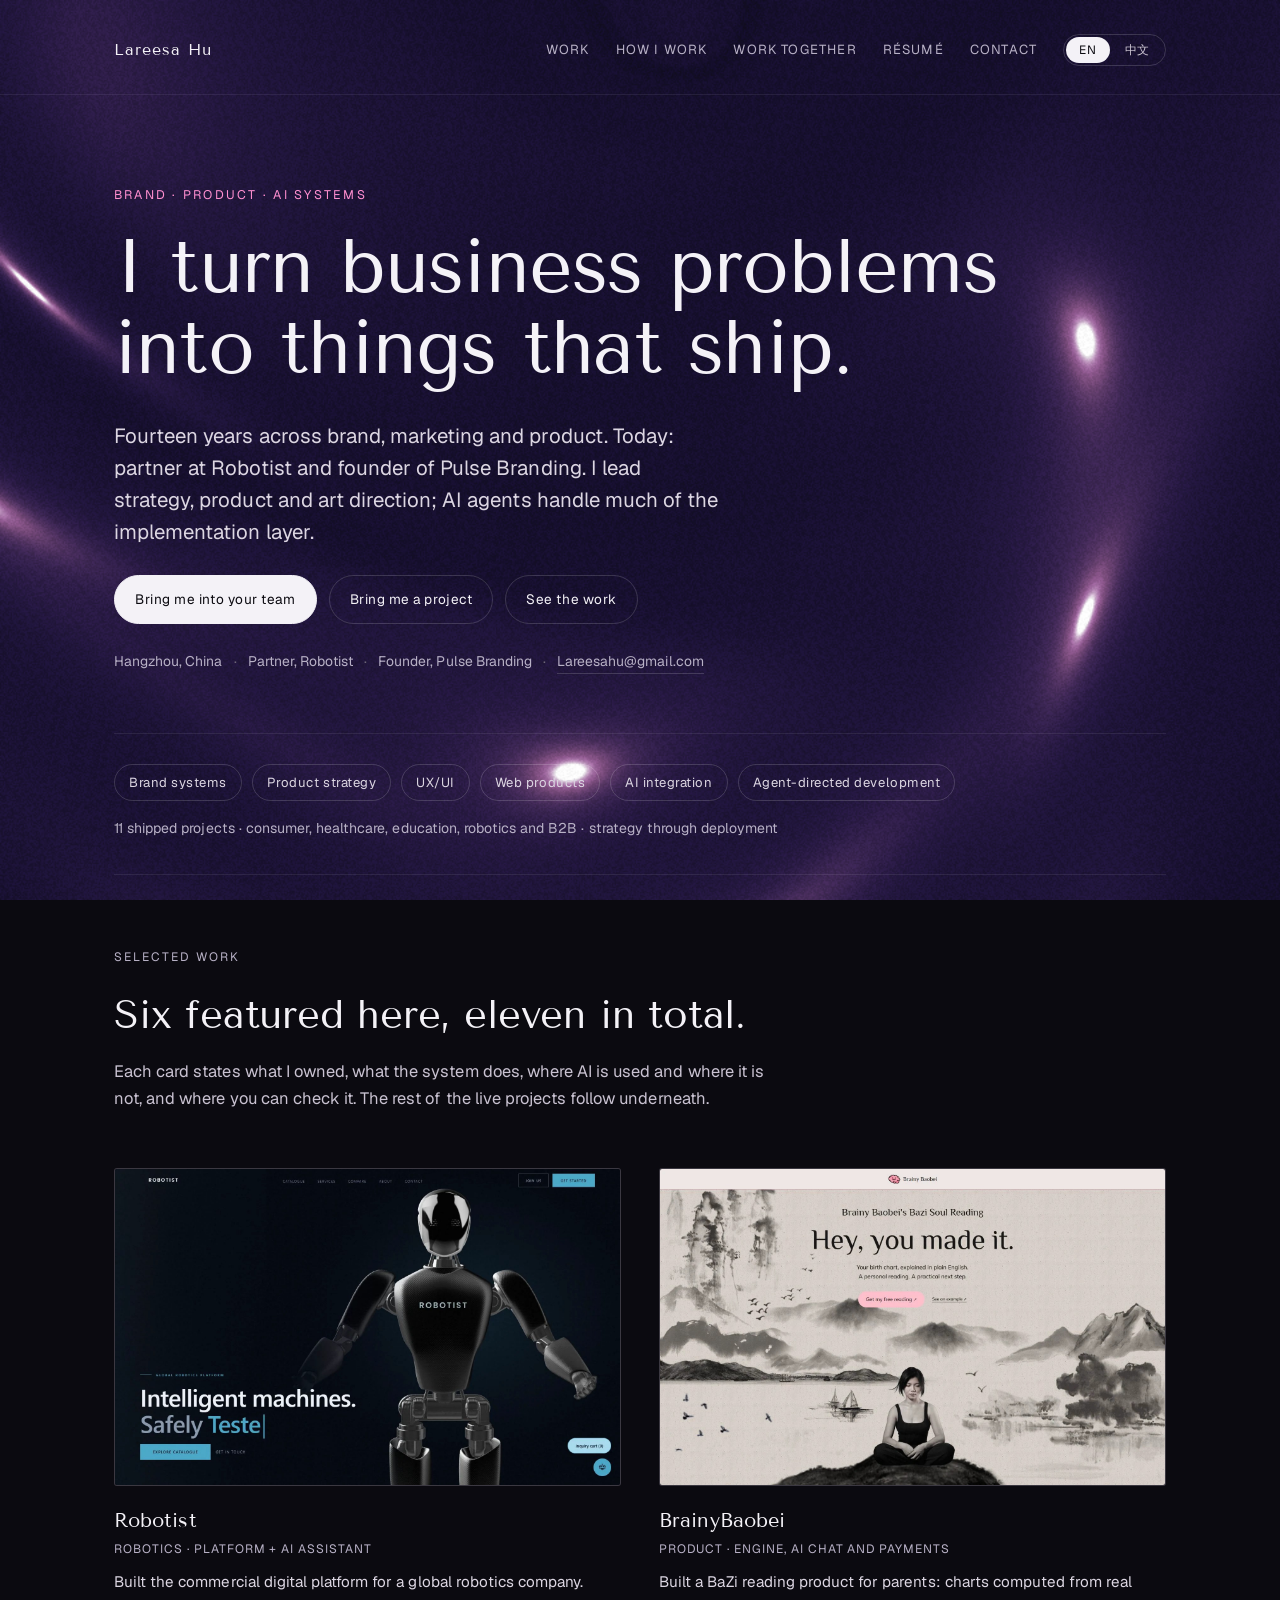
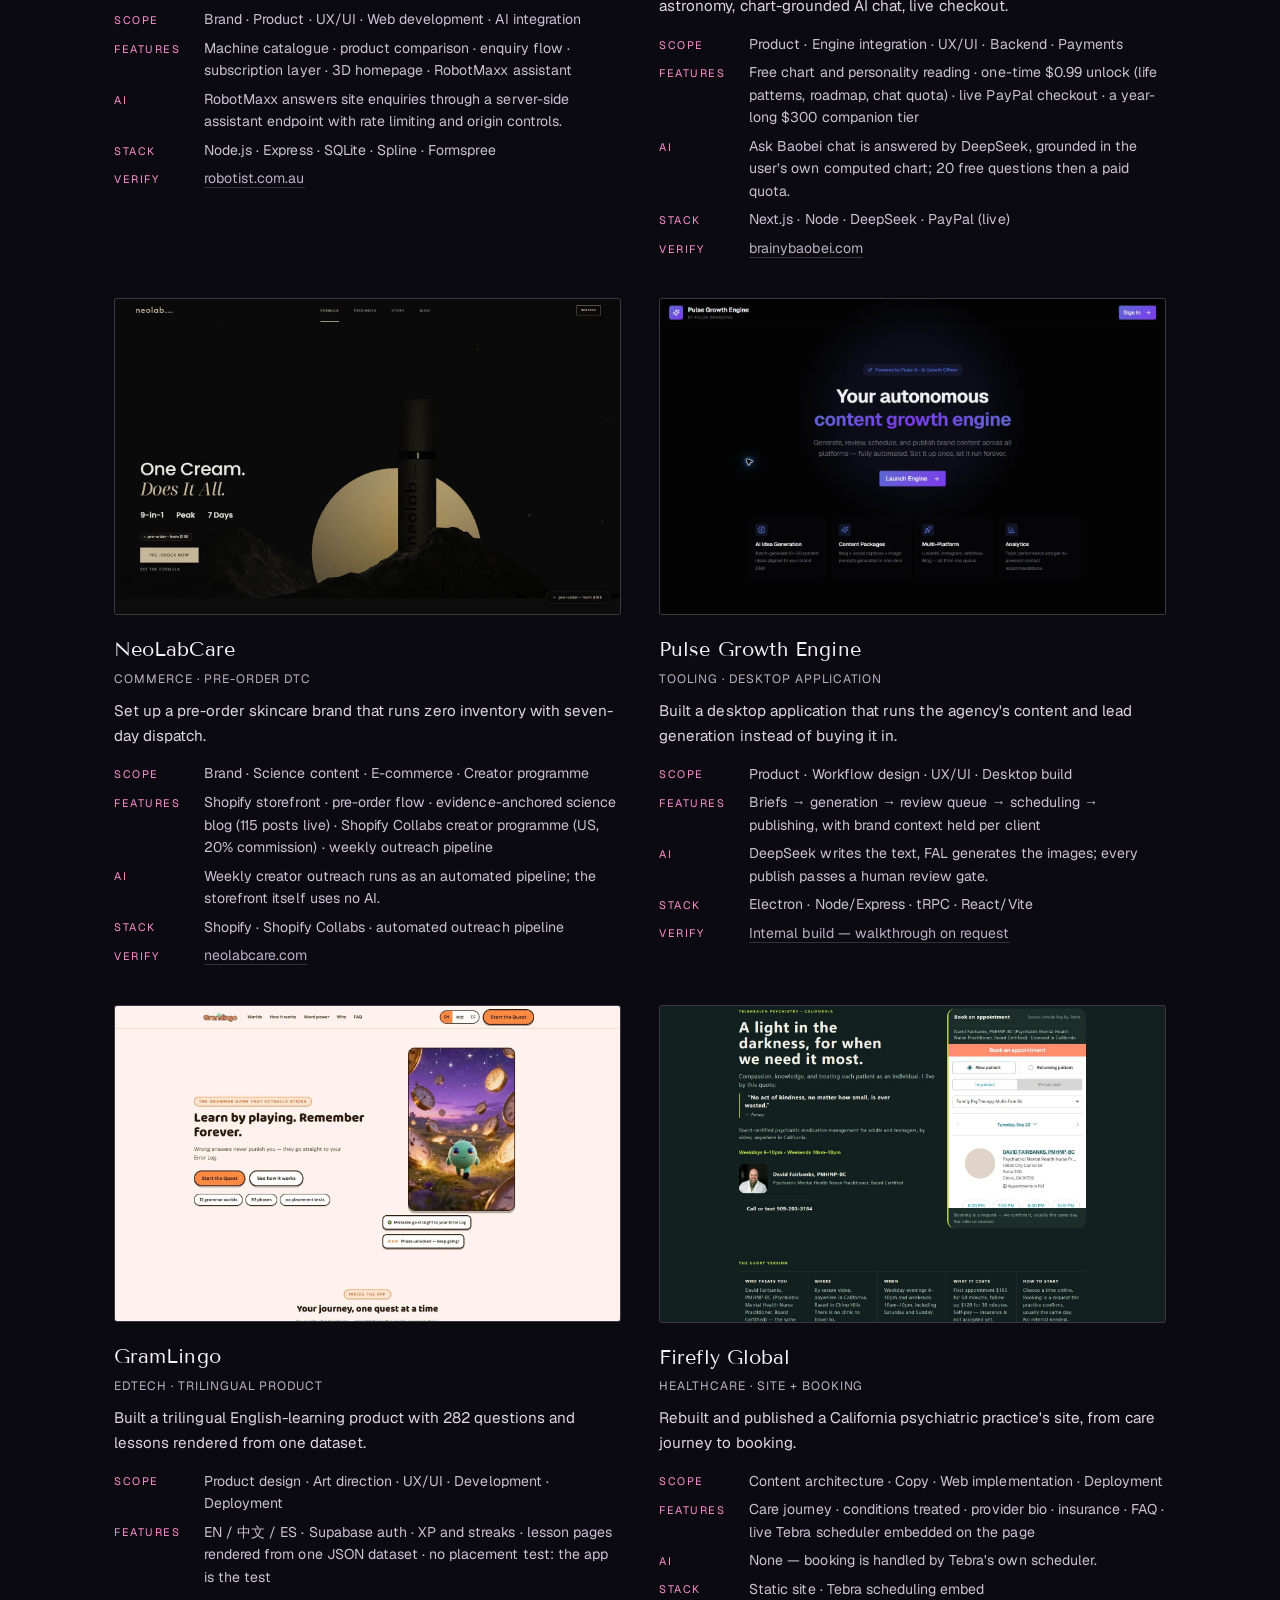
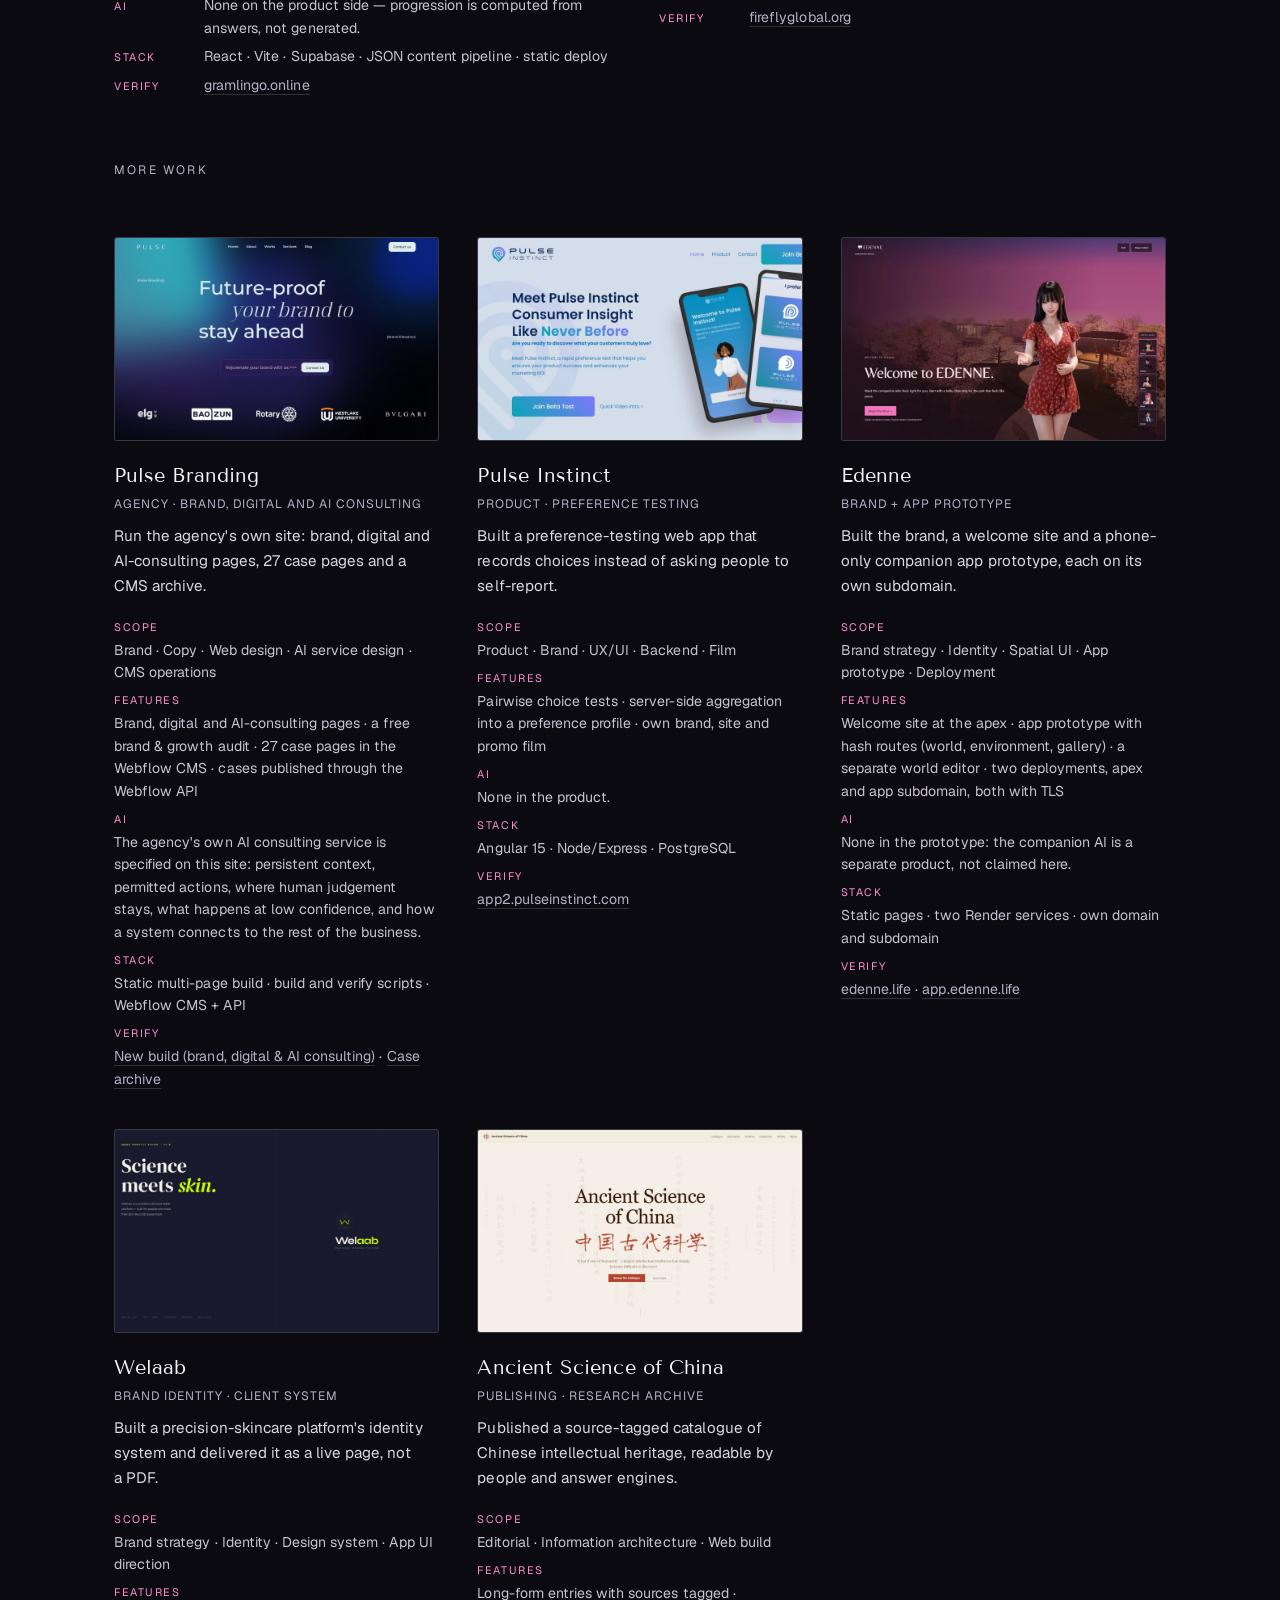
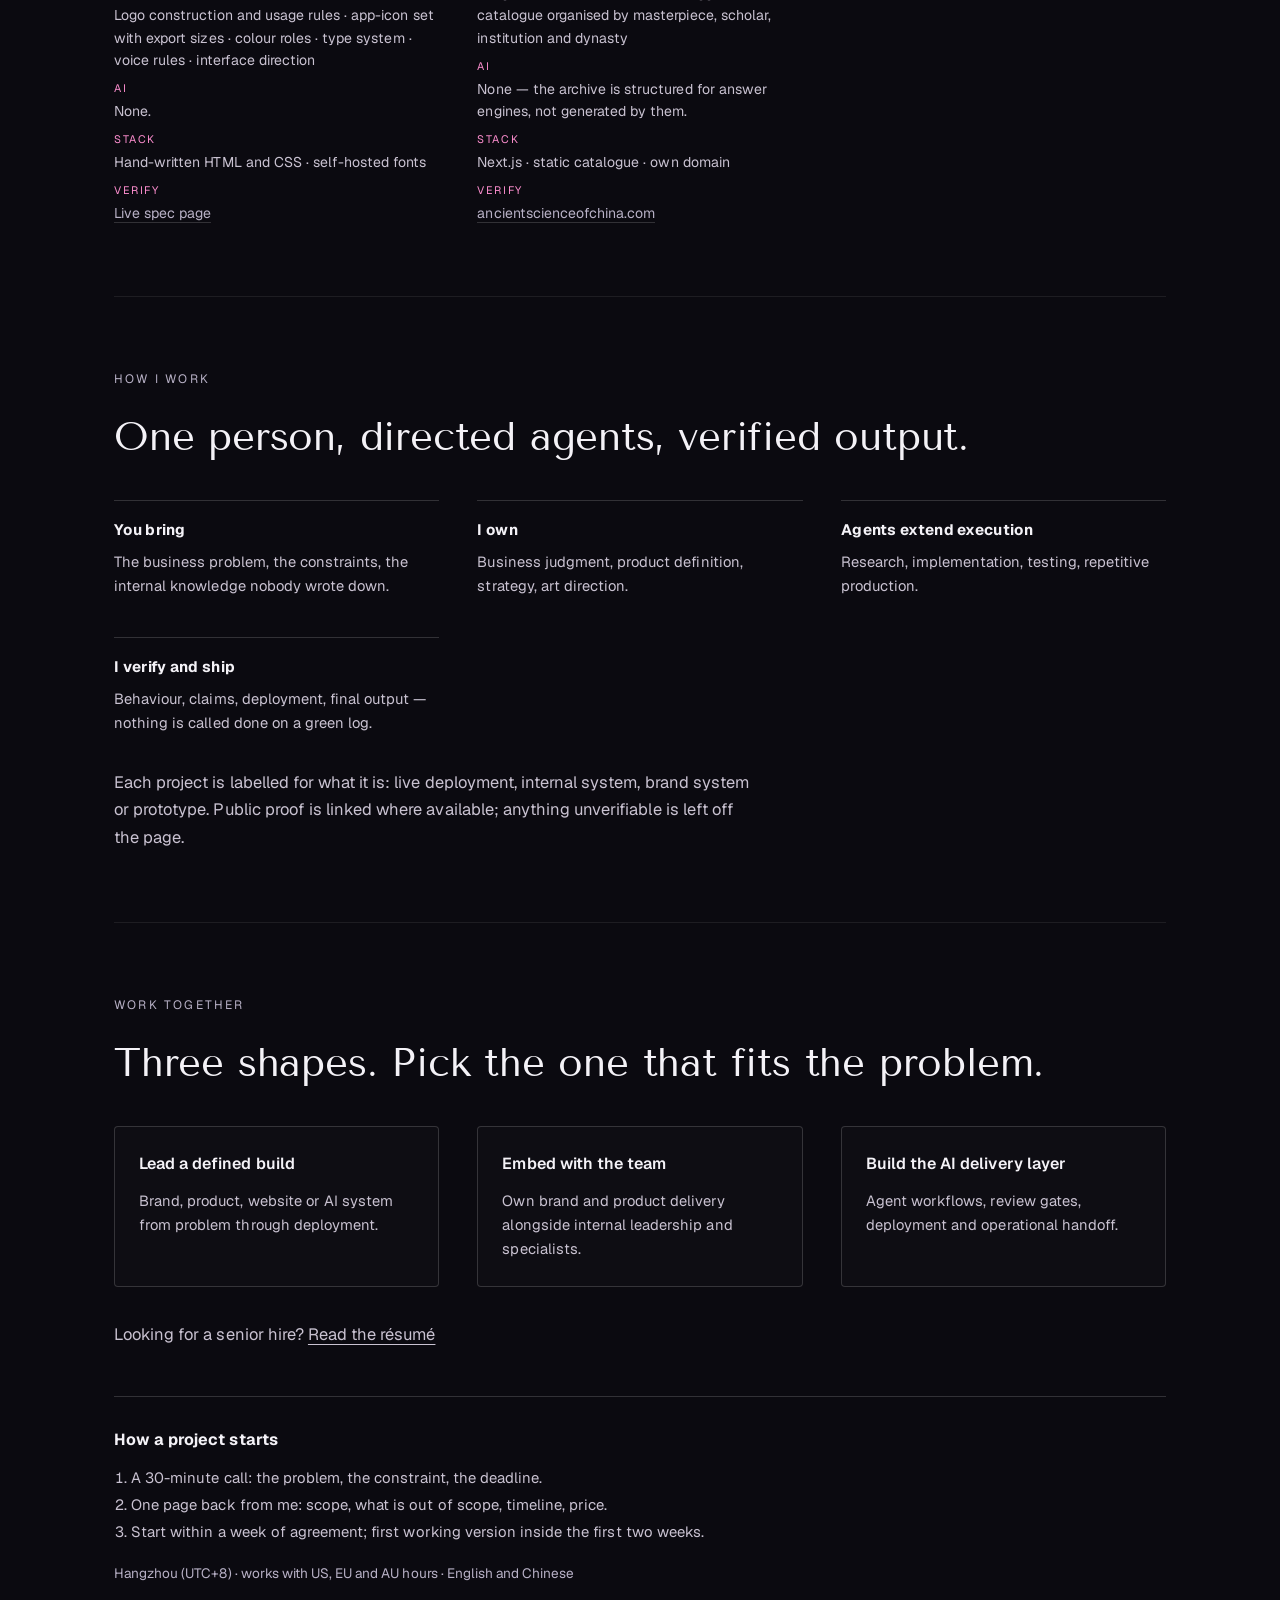
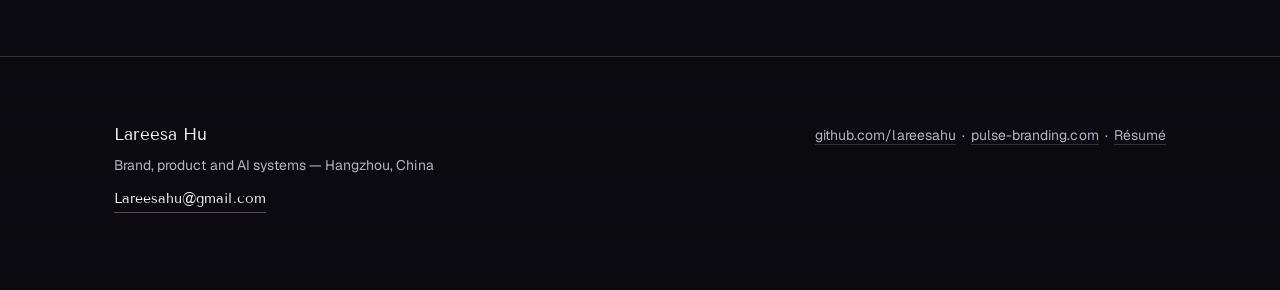
<file: index.html>
<!doctype html>
<html lang="en">
<head>
<meta charset="utf-8">
<meta name="viewport" content="width=device-width, initial-scale=1">
<title>Lareesa Hu — brand, product and AI systems, shipped</title>
<meta name="description" content="Lareesa Hu — brand, product and AI systems. Eleven shipped projects across brand, product, commerce and AI — public deployments linked wherever available: Firefly Global, Pulse Branding, Welaab, GramLingo, NeoLabCare, BrainyBaobei, Edenne, Ancient Science of China, Pulse Instinct, Robotist.">
<link rel="canonical" href="https://lareesahu.github.io/lareesa-hu/">
<meta name="theme-color" content="#0b0a10">
<meta name="author" content="Lareesa Hu">
<!-- Link preview: without these a share on LinkedIn / WeChat / Slack renders as a bare
     text link with no image. og:image must be an absolute URL, 1200x630, and the file
     has to be reachable without a redirect or the crawler drops it. -->
<meta property="og:type" content="website">
<meta property="og:site_name" content="Lareesa Hu">
<meta property="og:url" content="https://lareesahu.github.io/lareesa-hu/">
<meta property="og:title" content="Lareesa Hu — I turn business problems into things that ship.">
<meta property="og:description" content="Fourteen years of brand, marketing and product work. Eleven shipped projects across brand, product, commerce and AI — public deployments linked wherever available.">
<meta property="og:image" content="https://lareesahu.github.io/lareesa-hu/assets/og-cover.jpg">
<meta property="og:image:type" content="image/jpeg">
<meta property="og:image:width" content="1200">
<meta property="og:image:height" content="630">
<meta property="og:image:alt" content="Lareesa Hu — I turn business problems into things that ship. Eleven shipped projects across brand, product, commerce and AI.">
<meta property="og:locale" content="en">
<meta property="og:locale:alternate" content="zh_CN">
<meta name="twitter:card" content="summary_large_image">
<meta name="twitter:title" content="Lareesa Hu — I turn business problems into things that ship.">
<meta name="twitter:description" content="Fourteen years of brand, marketing and product work — now run through agent pipelines that build, verify and deploy. Ten live products, all shipped and still running.">
<meta name="twitter:image" content="https://lareesahu.github.io/lareesa-hu/assets/og-cover.jpg">
<meta name="twitter:image:alt" content="Lareesa Hu — I turn business problems into things that ship.">
<link rel="apple-touch-icon" href="data:image/svg+xml,%3Csvg%20xmlns='http://www.w3.org/2000/svg'%20viewBox='0%200%2040%2040'%3E%3Crect%20width='40'%20height='40'%20fill='%230b0a10'/%3E%3Ctext%20x='11'%20y='29'%20font-size='26'%20font-family='Georgia,serif'%20fill='%23ff8fd0'%3EL%3C/text%3E%3C/svg%3E">
<link rel="icon" href="data:image/svg+xml,%3Csvg%20xmlns='http://www.w3.org/2000/svg'%20viewBox='0%200%2040%2040'%3E%3Crect%20width='40'%20height='40'%20fill='%230b0a10'/%3E%3Ctext%20x='11'%20y='29'%20font-size='26'%20font-family='Georgia,serif'%20fill='%23ff8fd0'%3EL%3C/text%3E%3C/svg%3E">
<style>
  @font-face{
    font-family:'Tenor Sans';
    src:url('assets/fonts/TenorSans-Regular.ttf') format('truetype');
    font-weight:400;font-style:normal;font-display:swap;
  }
  @font-face{
    font-family:'Geist';
    src:url('assets/fonts/geist-latin.woff2') format('woff2');
    font-weight:100 900;font-style:normal;font-display:swap;
  }
  :root{
    --paper:#0b0a10;
    --ink:#f4f2f7;
    --muted:#b8b1c6;
    --accent:#ff8fd0;
    --line:rgba(255,255,255,.16);
    --line-soft:rgba(255,255,255,.08);
    --serif:'Tenor Sans','Times New Roman',Georgia,serif;
    --sans:'Geist',-apple-system,BlinkMacSystemFont,'Segoe UI',Roboto,Helvetica,Arial,sans-serif;
    --cjk:'PingFang SC','Hiragino Sans GB','Microsoft YaHei','Noto Sans CJK SC','Source Han Sans SC','Heiti SC',sans-serif;
    /* Latin first, then Chinese: a Latin word inside a Chinese line keeps its own face
       and only the CJK glyphs fall through to PingFang. */
    --sans-mixed:'Geist','PingFang SC','Hiragino Sans GB','Microsoft YaHei','Noto Sans CJK SC',sans-serif;
    --serif-mixed:'Tenor Sans','PingFang SC','Hiragino Sans GB','Microsoft YaHei','Noto Sans CJK SC',sans-serif;
    --pad:clamp(20px,5vw,72px);
    --gap:clamp(20px,3vw,40px);
  }
  *{box-sizing:border-box}
  html{-webkit-text-size-adjust:100%;overflow-x:hidden;overflow-x:clip}
  body{
    margin:0;background:var(--paper);color:var(--ink);
    font-family:var(--sans);font-size:17px;line-height:1.65;
    font-weight:400;letter-spacing:.002em;
    -webkit-font-smoothing:antialiased;
  }
  img{display:block;max-width:100%}
  a{color:inherit;text-underline-offset:.22em;text-decoration-thickness:1px}
  .wrap{max-width:1180px;margin:0 auto;padding:0 var(--pad)}
  header.top{
    position:relative;z-index:2;
    display:flex;flex-wrap:wrap;gap:14px 22px;align-items:center;justify-content:space-between;
    padding:clamp(20px,3vw,34px) 0 clamp(16px,2.4vw,28px);
  }
  header.top .sig{font-family:var(--serif);font-size:1rem;letter-spacing:.06em}
  header.top nav{display:flex;flex-wrap:wrap;gap:clamp(14px,2.4vw,26px);font-size:.82rem;align-items:center}
  header.top nav a{
    color:var(--muted);text-decoration:none;letter-spacing:.09em;text-transform:uppercase;
  }
  header.top nav a:hover{color:var(--accent)}

  .lang{
    display:inline-flex;gap:2px;padding:2px;border:1px solid var(--line);
    border-radius:999px;background:transparent;
  }
  .lang button{
    font:inherit;font-size:.75rem;line-height:1;letter-spacing:.06em;
    padding:7px 13px;border:0;border-radius:999px;cursor:pointer;
    background:transparent;color:#cdc6d2;transition:background .25s,color .25s;
  }
  .lang button:hover{color:var(--ink)}
  .lang button.on{background:var(--ink);color:var(--paper)}
  .lang button.on:hover{color:var(--paper)}
  hr.rule{border:0;border-top:1px solid var(--line-soft);margin:0}

  .hero{padding:clamp(38px,7vw,104px) 0 clamp(30px,4.6vw,68px);position:relative;isolation:isolate}
  canvas.ridges{
    position:fixed;inset:0;width:100vw;height:100vh;z-index:0;
    pointer-events:none;display:block;
  }
  .hero::before{
    content:'';position:absolute;left:-4%;top:0;width:108%;height:106%;
    z-index:-2;pointer-events:none;
    background:
      radial-gradient(52% 46% at 76% 20%, rgba(66,168,255,.09), rgba(66,168,255,0) 72%),
      radial-gradient(50% 46% at 30% 72%, rgba(255,166,196,.13), rgba(255,166,196,0) 74%),
      radial-gradient(42% 40% at 62% 44%, rgba(168,81,211,.05), rgba(168,81,211,0) 74%);
    -webkit-mask-image:linear-gradient(to bottom,rgba(0,0,0,1) 50%,rgba(0,0,0,0) 100%);
    mask-image:linear-gradient(to bottom,rgba(0,0,0,1) 50%,rgba(0,0,0,0) 100%);
  }
  .hero-grid{display:block}
  .sr-only{position:absolute;width:1px;height:1px;overflow:hidden;clip:rect(0 0 0 0);white-space:nowrap}
  .kicker{
    margin:0 0 clamp(14px,2vw,22px);color:#ff8fd0;
    font-size:.78rem;letter-spacing:.18em;text-transform:uppercase;
  }
  h1{
    font-family:var(--serif);font-weight:400;margin:0;
    font-size:clamp(2.5rem,7.2vw,4.75rem);line-height:1.06;letter-spacing:-.01em;
    text-wrap:balance;
  }
  .lede{
    margin:clamp(20px,3vw,32px) 0 0;max-width:46ch;
    font-size:clamp(1.02rem,1.6vw,1.28rem);line-height:1.55;color:#dcd6e2;
    text-wrap:pretty;
  }
  .meta{
    margin:clamp(18px,2.4vw,26px) 0 0;color:var(--muted);font-size:.87rem;
    display:flex;flex-wrap:wrap;align-items:baseline;
  }
  .meta > *{white-space:nowrap}
  .meta > *:not(:last-child)::after{content:'·';display:inline-block;padding:0 11px;color:#6d6577}
  .meta a{text-decoration:none;border-bottom:1px solid var(--line)}
  .nb{white-space:nowrap}
  @media (max-width:900px){
    .meta{flex-direction:column;align-items:flex-start;gap:3px}
    .meta > *:not(:last-child)::after{display:none}
  }

  section{padding:clamp(44px,5.6vw,78px) 0;border-top:1px solid var(--line-soft)}
  .label{
    margin:0 0 clamp(16px,2vw,26px);color:var(--muted);
    font-size:.76rem;letter-spacing:.18em;text-transform:uppercase;
  }
  h2{
    font-family:var(--serif);font-weight:400;margin:0 0 clamp(12px,2vw,20px);
    font-size:clamp(1.7rem,3.6vw,2.5rem);line-height:1.12;letter-spacing:-.005em;
    text-wrap:balance;
  }
  .section-intro{margin:0;max-width:60ch;color:#c9c2d1;font-size:1.03rem;text-wrap:pretty}

  .grid{
    margin-top:clamp(30px,4.4vw,58px);
    display:grid;gap:var(--gap);
    grid-template-columns:repeat(auto-fit,minmax(min(100%,338px),1fr));
  }
  .card{display:flex;flex-direction:column}
  .shot{
    display:block;position:relative;overflow:hidden;border:1px solid var(--line);
    background:#15121c;border-radius:3px;
  }
  .shot img{
    width:100%;height:auto;aspect-ratio:16/10;object-fit:cover;object-position:top;
    transition:transform .6s cubic-bezier(.2,.6,.2,1);
  }
  .card a.shot:hover img{transform:scale(1.024)}
  /* Card covers: the still is the cover; the clip fades in over it only once the
     card is on screen and the browser has actually started playing. */
  .shot .clip{
    position:absolute;inset:0;width:100%;height:100%;
    object-fit:cover;object-position:top;opacity:0;
    transition:opacity .55s cubic-bezier(.2,.6,.2,1);
    pointer-events:none;
  }
  .shot .clip.on{opacity:1}
  .shot:hover .clip{transform:scale(1.024)}
  .clip{transition:opacity .55s cubic-bezier(.2,.6,.2,1),transform .6s cubic-bezier(.2,.6,.2,1)}
  .card h3{
    font-family:var(--serif);font-weight:400;font-size:1.22rem;
    margin:18px 0 4px;letter-spacing:.004em;
  }
  .card .where{
    color:var(--muted);font-size:.76rem;letter-spacing:.08em;text-transform:uppercase;
    margin:0 0 10px;
  }
  .card p{margin:0 0 12px;font-size:.96rem;line-height:1.62;color:#c9c2d1;text-wrap:pretty}
  .card .live{
    margin-top:auto;font-size:.83rem;color:var(--accent);text-decoration:none;
    border-bottom:1px solid rgba(139,26,74,.35);align-self:flex-start;padding-bottom:1px;
  }
  .card .live:hover{border-bottom-color:var(--accent)}

  .setup{
    margin-top:clamp(26px,3.6vw,46px);
    display:grid;gap:clamp(22px,3vw,38px) clamp(28px,4vw,56px);
    grid-template-columns:repeat(auto-fit,minmax(min(100%,300px),1fr));
  }
  .setup article p{margin:0;color:#c9c2d1;font-size:.96rem;text-wrap:pretty}
  .setup h3{
    font-family:var(--serif);font-weight:400;font-size:1.06rem;margin:0 0 8px;text-wrap:balance;
  }
  .setup h3 b{font-weight:400}
  .setup h3 span{color:var(--accent);font-family:var(--sans);font-size:.74rem;letter-spacing:.14em;margin-right:9px;vertical-align:2px}

  footer{
    border-top:1px solid var(--line);padding:clamp(34px,5vw,64px) 0 clamp(40px,6vw,80px);
    /* the shader's brightest filaments can land here; a soft scrim keeps the small type off the bloom */
    background:linear-gradient(to bottom,rgba(11,10,16,0) 0,rgba(11,10,16,.42) 38%,rgba(11,10,16,.62) 100%);
  }
  footer .foot{
    display:flex;flex-wrap:wrap;gap:16px 34px;align-items:baseline;justify-content:space-between;
    color:var(--muted);font-size:.87rem;
  }
  footer .name{font-family:var(--serif);color:var(--ink);font-size:1.05rem}
  footer a{text-decoration:none;border-bottom:1px solid var(--line)}
  /* the one thing a visitor came to this section to find, so it gets the accent */
  footer .mail{
    display:inline-block;margin-top:12px;font-family:var(--serif);
    font-size:1.05rem;color:var(--accent);
    border-bottom:1px solid rgba(255,143,208,.42);padding-bottom:1px;
  }
  footer .mail:hover{border-bottom-color:var(--accent)}

  /* Chinese typography — clear and contemporary, never decorative */
  html[lang="zh"] body{
    font-family:var(--sans-mixed);
    line-height:1.82;letter-spacing:.012em;font-size:16.5px;
  }
  html[lang="zh"] h1,
  html[lang="zh"] h2,
  html[lang="zh"] .sig,
  html[lang="zh"] .card h3,
  html[lang="zh"] .setup h3,
  html[lang="zh"] footer .name{
    font-family:var(--serif-mixed);font-weight:400;letter-spacing:0;
  }
  html[lang="zh"] h1{font-size:clamp(2.4rem,5.4vw,4rem);line-height:1.18;word-break:keep-all;overflow-wrap:normal}
  @media (max-width:700px){ html[lang="zh"] h1 .h1b{display:block} }
  html[lang="zh"] h1 .svc{
    display:block;margin-top:.34em;font-family:var(--sans-mixed);
    font-size:.42em;line-height:1.5;letter-spacing:.02em;color:var(--muted);
    word-break:keep-all;
  }
  html[lang="zh"] h2{line-height:1.3;font-size:clamp(1.62rem,3.7vw,2.4rem)}
  html[lang="zh"] .kicker{letter-spacing:.08em;font-size:.84rem}
  html[lang="zh"] .label{letter-spacing:.16em}
  html[lang="zh"] .card .where{letter-spacing:.12em}
  html[lang="zh"] .lede{line-height:1.9;max-width:26em}
  html[lang="zh"] .card p,
  html[lang="zh"] .setup article p,
  html[lang="zh"] .section-intro{line-height:1.85}
  html[lang="zh"] .card p{font-size:.95rem}
  html[lang="zh"] .setup{grid-template-columns:repeat(auto-fit,minmax(min(100%,330px),1fr))}
  html[lang="zh"] body,
  html[lang="zh"] p,
  html[lang="zh"] h1,
  html[lang="zh"] h2,
  html[lang="zh"] h3,
  html[lang="zh"] h4{line-break:strict}
  html[lang="zh"] header.top nav a{letter-spacing:.1em}

  @media (max-width:560px){
    body{font-size:16px}
    .card h3{margin-top:14px}
    html[lang="zh"] body{font-size:16px}
  }
  :focus-visible{outline:2px solid var(--accent);outline-offset:3px}
  .card{transition:transform .3s cubic-bezier(.22,.8,.24,1)}
  @media (hover:hover) and (pointer:fine){
    .card:hover{transform:translateY(-3px)}
  }
  @media (prefers-reduced-motion:no-preference){
    .rise{opacity:0;transform:translateY(14px);animation:riseIn .72s cubic-bezier(.22,.8,.24,1) forwards}
    .hero-copy > .rise:nth-child(2){animation-delay:.10s}
    .hero-copy > .rise:nth-child(3){animation-delay:.20s}
    .hero-copy > .rise:nth-child(4){animation-delay:.30s}
    .js-reveal{
      opacity:0;transform:translateY(16px);
      transition:opacity .64s cubic-bezier(.22,.8,.24,1),transform .64s cubic-bezier(.22,.8,.24,1);
    }
    .js-reveal.in{opacity:1;transform:none}
  }
  @keyframes riseIn{to{opacity:1;transform:none}}
  @media (prefers-reduced-motion:reduce){
    .shot img,.lang button,.card{transition:none}
    .rise,.js-reveal{opacity:1;transform:none;animation:none}
  }

  /* Full-page background: the canvas is pinned to the viewport behind all content,
     so the shader runs edge to edge instead of sitting in the hero block. */
  .wrap{position:relative;z-index:1}
  .hero{isolation:auto}
  .hero::before{display:none}

  /* ---- Capability strip, spec rows and engagement options (2026-09-24) ---- */
  .cta{display:flex;flex-wrap:wrap;gap:12px;margin:clamp(20px,2.6vw,28px) 0 0}
  .btn{
    display:inline-block;font-size:.85rem;letter-spacing:.04em;text-decoration:none;
    padding:12px 20px;border:1px solid var(--line);border-radius:999px;color:var(--ink);
    transition:border-color .25s,color .25s,background .25s;
  }
  .btn:hover{border-color:var(--accent);color:var(--accent)}
  .btn.primary{background:var(--ink);border-color:var(--ink);color:var(--paper)}
  .btn.primary:hover{background:var(--accent);border-color:var(--accent);color:var(--paper)}

  .strip{padding:clamp(22px,3vw,30px) 0 clamp(26px,3.4vw,34px);border-top:1px solid var(--line-soft)}
  .strip ul{list-style:none;margin:0;padding:0;display:flex;flex-wrap:wrap;gap:10px}
  .strip li{
    font-size:.82rem;letter-spacing:.04em;color:#dcd6e2;
    border:1px solid var(--line);border-radius:999px;padding:7px 14px;
  }
  .strip .fact{margin:16px 0 0;color:var(--muted);font-size:.88rem}

  .label.sub{margin-top:clamp(44px,5vw,64px)}
  .card .one{margin:0 0 14px;font-size:.95rem;color:#dcd6e2}
  .card .spec{margin:0;display:grid;grid-template-columns:76px minmax(0,1fr);gap:6px 14px}
  .card .spec dt{
    margin:0;font-size:.68rem;letter-spacing:.14em;text-transform:uppercase;
    color:var(--accent);padding-top:.35em;
  }
  .card .spec dd{margin:0;font-size:.88rem;line-height:1.6;color:#c9c2d1}
  .card .spec .proof a{color:var(--muted);text-decoration:none;border-bottom:1px solid var(--line)}
  .card .spec .proof a:hover{color:var(--accent);border-bottom-color:var(--accent)}
  .card .proof-zh{display:none}
  .grid.more{grid-template-columns:repeat(auto-fit,minmax(min(100%,300px),1fr));gap:var(--gap)}
  .card.compact .spec{grid-template-columns:1fr;gap:2px}
  .card.compact .spec dt{padding-top:.6em}

  #how .rows,#ways .options{margin-top:clamp(26px,3.4vw,40px);display:grid;gap:var(--gap);
    grid-template-columns:repeat(auto-fit,minmax(min(100%,300px),1fr))}
  #how .row{border-top:1px solid var(--line);padding-top:16px}
  #how .row h4{margin:0 0 8px;font-family:var(--sans-mixed);font-size:.95rem;letter-spacing:.02em}
  #how .row p{margin:0;font-size:.92rem;color:#c9c2d1}
  .section-intro.tight{margin-top:clamp(24px,3vw,34px)}

  #ways .option{display:flex;flex-direction:column;border:1px solid var(--line);border-radius:4px;
    padding:clamp(18px,2.2vw,24px);background:rgba(255,255,255,.015)}
  .opt-head{display:flex;flex-wrap:wrap;gap:6px 14px;align-items:baseline;justify-content:space-between}
  .opt-head h3{margin:0;font-family:var(--sans-mixed);font-size:1rem;font-weight:600}
  .opt-len{color:var(--muted);font-size:.78rem;letter-spacing:.06em;text-transform:uppercase}
  #ways .option p{margin:12px 0 0;font-size:.92rem;color:#c9c2d1}
  #ways .opt-need{margin-top:auto;padding-top:14px;color:var(--muted);font-size:.85rem}
  #ways .opt-need span:first-child{color:var(--accent);letter-spacing:.1em;text-transform:uppercase;font-size:.7rem}
  .start{margin-top:clamp(30px,4vw,48px);border-top:1px solid var(--line);padding-top:clamp(22px,3vw,30px)}
  .start h4{margin:0 0 12px;font-family:var(--sans-mixed);font-size:1rem}
  .start ol{margin:0;padding-left:1.15em;color:#c9c2d1;font-size:.93rem;line-height:1.8}
  .start-line{margin:16px 0 0;color:var(--muted);font-size:.85rem}
  .foot .mail{display:inline-block;margin-top:10px;font-size:.9rem;color:var(--ink)}
  .card .proof-zh{display:none}
  .card.compact .spec dt{padding-top:.6em}
  .card .proof-zh{display:none}
  .card.compact .spec dt{padding-top:.6em}
  .card .proof-zh{display:none}
  .card.compact .spec dt{padding-top:.6em}
  .card .proof-zh{display:none}
  .card.compact .spec dt{padding-top:.6em}
  .card .proof-zh{display:none}
  .card.compact .spec dt{padding-top:.6em}
  .card .proof-zh{display:none}
  .card.compact .spec dt{padding-top:.6em}
  .card .proof-zh{display:none}
  .card.compact .spec dt{padding-top:.6em}
  .card .proof-zh{display:none}
  .card.compact .spec dt{padding-top:.6em}
  .card .proof-zh{display:none}
  .card.compact .spec dt{padding-top:.6em}
  .card .proof-zh{display:none}
  .card.compact .spec dt{padding-top:.6em}
  .card .proof-zh{display:none}
  .card.compact .spec dt{padding-top:.6em}</style>
</head>
<body>
<canvas class="ridges" id="bg" aria-hidden="true"></canvas>

<div class="wrap">
  <header class="top">
    <div class="sig">Lareesa Hu</div>
    <nav>
      <a href="#work" data-en="Work" data-zh="案例">Work</a>
      <a href="#how" data-en="How I work" data-zh="工作方式">How I work</a>
      <a href="#ways" data-en="Work together" data-zh="合作方式">Work together</a>
      <a href="resume.html" data-en="Résumé" data-zh="简历">Résumé</a>
      <a href="#contact" data-en="Contact" data-zh="联系我">Contact</a>
      <span class="lang" role="group" aria-label="Language / 语言">
        <button type="button" data-lang-btn="en" class="on" aria-pressed="true">EN</button>
        <button type="button" data-lang-btn="zh" aria-pressed="false">中文</button>
      </span>
    </nav>
  </header>
</div>
<hr class="rule">

<main>
<div class="wrap">
  <div class="hero">
    <div class="hero-grid">
    <div class="hero-copy">
    <p class="kicker rise" data-en="Brand · Product · AI systems" data-zh="品牌 · 产品 · AI 系统">Brand · Product · AI systems</p>
    <h1 class="rise" data-en="I turn business problems&lt;br&gt;into things that ship."
        data-zh="把业务问题<span class='h1b'>做成能上线的产品</span><span class='svc'>策略-产品-品牌-设计-开发-增长</span>">I turn business problems<br>into things that ship.</h1>
    <p class="lede rise"
       data-en="Fourteen years across brand, marketing and product. Today: partner at Robotist and founder of Pulse Branding. I lead strategy, product and art direction; AI agents handle much of the implementation layer."
       data-zh="十四年品牌、营销与产品经验。现在是 Robotist 合伙人、Pulse Branding 创始人。我负责策略、产品与艺术指导，实现层大部分工作由 AI Agent 承担。">
      Fourteen years across brand, marketing and product. Today: partner at Robotist and
      founder of Pulse Branding. I lead strategy, product and art direction; AI agents handle
      much of the implementation layer.
    </p>
    <div class="cta rise">
      <a class="btn primary" href="resume.html" data-en="Bring me into your team" data-zh="招我进团队">Bring me into your team</a>
      <a class="btn" href="#ways" data-en="Bring me a project" data-zh="找我做项目">Bring me a project</a>
      <a class="btn" href="#work" data-en="See the work" data-zh="看案例">See the work</a>
    </div>
    <div class="meta rise">
      <span data-en="Hangzhou, China" data-zh="中国 · 杭州">Hangzhou, China</span>
      <span data-en="Partner, Robotist" data-zh="Robotist 合伙人">Partner, Robotist</span>
      <span data-en="Founder, Pulse Branding" data-zh="Pulse Branding 创始人">Founder, Pulse Branding</span>
      <a href="mailto:Lareesahu@gmail.com">Lareesahu@gmail.com</a>
    </div>
    </div>
    </div>
  </div>
</div>

<div class="wrap">
  <section class="strip" aria-label="Capabilities">
    <ul>
      <li data-en="Brand systems" data-zh="品牌系统">Brand systems</li>
      <li data-en="Product strategy" data-zh="产品策略">Product strategy</li>
      <li data-en="UX/UI" data-zh="交互/界面">UX/UI</li>
      <li data-en="Web products" data-zh="Web 产品">Web products</li>
      <li data-en="AI integration" data-zh="AI 集成">AI integration</li>
      <li data-en="Agent-directed development" data-zh="Agent 主导的开发">Agent-directed development</li>
    </ul>
    <p class="fact" data-en="11 shipped projects · consumer, healthcare, education, robotics and B2B · strategy through deployment"
       data-zh="11 个已交付的项目 · 覆盖消费、医疗、教育、机器人与 B2B · 从策略到上线">11 shipped projects · consumer, healthcare, education, robotics and B2B · strategy through deployment</p>
  </section>
</div>

<div class="wrap">
  <section id="work">
    <p class="label" data-en="Selected work" data-zh="精选案例">Selected work</p>
    <h2 data-en="Six featured here, eleven in total." data-zh="这里精选六个，共十一个。">Six featured here, eleven in total.</h2>
    <p class="section-intro"
       data-en="Each card states what I owned, what the system does, where AI is used and where it is not, and where you can check it. The rest of the live projects follow underneath."
       data-zh="每张卡片写清：我负责什么、系统做了什么、哪里用了 AI、哪里没有，以及你可以去哪儿验证。其余在线上运行的项目跟在下面。">
      Each card states what I owned, what the system does, where AI is used and where it is
      not, and where you can check it. The rest of the live projects follow underneath.
    </p>
    <div class="grid">

      <article class="card">
        <a class="shot" href="https://robotist.com.au/" target="_blank" rel="noopener">
          <img src="assets/shots/robotist.jpg" alt="Robotist homepage on a laptop, with a service robot beside the product navigation" data-en-alt="Robotist homepage on a laptop, with a service robot beside the product navigation" data-zh-alt="Robotist 官网展示：产品导航旁是一台服务机器人" loading="lazy">
          <video class="clip" src="assets/clips/robotist.mp4" poster="assets/shots/robotist.jpg" muted loop playsinline preload="none" aria-hidden="true" tabindex="-1"></video>
        </a>
        <h3>Robotist</h3>
        <p class="where" data-en="Robotics · platform + AI assistant" data-zh="机器人 · 平台 + AI 助手">Robotics · platform + AI assistant</p>
        <p class="one" data-en="Built the commercial digital platform for a global robotics company." data-zh="为一家面向全球销售的机器人公司搭建商业数字平台。">Built the digital platform for a robotics company selling worldwide, including its on-site AI assistant.</p>
        <dl class="spec">
          <dt data-en="Scope" data-zh="我负责">Scope</dt>
          <dd data-en="Brand · Product · UX/UI · Web development · AI integration" data-zh="品牌 · 产品 · 交互/界面 · 网站开发 · AI 集成">Brand · Product · UX/UI · Web development · AI integration</dd>
          <dt data-en="Features" data-zh="系统 / 功能">Features</dt>
          <dd data-en="Machine catalogue · product comparison · enquiry flow · subscription layer · 3D homepage · RobotMaxx assistant" data-zh="机器目录 · 产品对比 · 询盘流程 · 订阅层 · 3D 首屏 · RobotMaxx 助手">Machine catalogue · product comparison · enquiry flow · subscription layer · 3D homepage · RobotMaxx assistant</dd>
          <dt data-en="AI" data-zh="AI">AI</dt>
          <dd data-en="RobotMaxx answers site enquiries through a server-side assistant endpoint with rate limiting and origin controls." data-zh="RobotMaxx 通过服务端助手接口应答站内询盘，带限流与来源校验。">RobotMaxx answers site enquiries through a server-side assistant endpoint with rate limiting and origin controls.</dd>
          <dt data-en="Stack" data-zh="技术栈">Stack</dt>
          <dd data-en="Node.js · Express · SQLite · Spline · Formspree" data-zh="Node.js · Express · SQLite · Spline · Formspree">Node.js · Express · SQLite · Spline · Formspree</dd>
          <dt data-en="Verify" data-zh="可验证">Verify</dt>
          <dd class="proof"><a href="https://robotist.com.au/" target="_blank" rel="noopener" data-en="robotist.com.au" data-zh="robotist.com.au">robotist.com.au</a></dd>
        </dl>
      </article>

      <article class="card">
        <a class="shot" href="https://brainybaobei.com/" target="_blank" rel="noopener">
          <img src="assets/shots/brainybaobei.jpg" alt="BrainyBaobei homepage: a woman seated in an ink-wash landscape, under the reading headline" data-en-alt="BrainyBaobei homepage: a woman seated in an ink-wash landscape, under the reading headline" data-zh-alt="BrainyBaobei 官网：水墨山水中的女性形象与解读标题" loading="lazy">
          <video class="clip" src="assets/clips/brainybaobei.mp4" poster="assets/shots/brainybaobei.jpg" muted loop playsinline preload="none" aria-hidden="true" tabindex="-1"></video>
        </a>
        <h3>BrainyBaobei</h3>
        <p class="where" data-en="Product · engine, AI chat and payments" data-zh="产品 · 引擎、AI 问答与支付">Product · engine, AI chat and payments</p>
        <p class="one" data-en="Built a BaZi reading product for parents: charts computed from real astronomy, chart-grounded AI chat, live checkout." data-zh="为家长做了一款八字解读产品：真实天文计算排盘、锚定命盘的 AI 问答、线上支付。">Built a BaZi reading product for parents: charts computed from real astronomy, chart-grounded AI chat, live checkout.</p>
        <dl class="spec">
          <dt data-en="Scope" data-zh="我负责">Scope</dt>
          <dd data-en="Product · Engine integration · UX/UI · Backend · Payments" data-zh="产品 · 引擎集成 · 交互/界面 · 后端 · 支付">Product · Engine integration · UX/UI · Backend · Payments</dd>
          <dt data-en="Features" data-zh="系统 / 功能">Features</dt>
          <dd data-en="Free chart and personality reading · one-time $0.99 unlock (life patterns, roadmap, chat quota) · live PayPal checkout · a year-long $300 companion tier" data-zh="免费排盘与性格解读 · 0.99 美元一次性解锁（人生模式、路线图、问答额度）· 已上线 PayPal 支付 · 300 美元全年陪伴套餐">Free chart and personality reading · one-time $0.99 unlock (life patterns, roadmap, chat quota) · live PayPal checkout · a year-long $300 companion tier</dd>
          <dt data-en="AI" data-zh="AI">AI</dt>
          <dd data-en="Ask Baobei chat is answered by DeepSeek, grounded in the user’s own computed chart; 20 free questions then a paid quota." data-zh="「问问宝宝」由 DeepSeek 回答，锚定用户自己算出的命盘，免费 20 问后进入付费额度；解读正文是固定的，不由模型生成。">Ask Baobei chat is answered by DeepSeek, grounded in the user's own computed chart, 20 free questions then a paid quota.</dd>
          <dt data-en="Stack" data-zh="技术栈">Stack</dt>
          <dd data-en="Next.js · Node · DeepSeek · PayPal (live)" data-zh="Next.js · Node · DeepSeek · PayPal（正式环境）">Next.js · Node · DeepSeek · PayPal (live)</dd>
          <dt data-en="Verify" data-zh="可验证">Verify</dt>
          <dd class="proof"><a href="https://brainybaobei.com/" target="_blank" rel="noopener" data-en="brainybaobei.com" data-zh="brainybaobei.com">brainybaobei.com</a></dd>
        </dl>
      </article>

      <article class="card">
        <a class="shot" href="https://neolabcare.com/" target="_blank" rel="noopener">
          <img src="assets/shots/neolabcare.jpg" alt="NeoLabCare homepage: a black bottle standing in a warm spotlight" data-en-alt="NeoLabCare homepage: a black bottle standing in a warm spotlight" data-zh-alt="NeoLabCare 官网：黑色产品瓶置于暖色聚光之中" loading="lazy">
          <video class="clip" src="assets/clips/neolabcare.mp4" poster="assets/shots/neolabcare.jpg" muted loop playsinline preload="none" aria-hidden="true" tabindex="-1"></video>
        </a>
        <h3>NeoLabCare</h3>
        <p class="where" data-en="Commerce · pre-order DTC" data-zh="电商 · 预购 DTC">Commerce · pre-order DTC</p>
        <p class="one" data-en="Set up a pre-order skincare brand that runs zero inventory with seven-day dispatch." data-zh="搭起一个零库存、7 天发货的预购护肤品牌。">Set up a pre-order skincare brand that runs zero inventory with seven-day dispatch.</p>
        <dl class="spec">
          <dt data-en="Scope" data-zh="我负责">Scope</dt>
          <dd data-en="Brand · Science content · E-commerce · Creator programme" data-zh="品牌 · 科学内容 · 电商 · 达人计划">Brand · Science content · E-commerce · Creator programme</dd>
          <dt data-en="Features" data-zh="系统 / 功能">Features</dt>
          <dd data-en="Shopify storefront · pre-order flow · evidence-anchored science blog (115 posts live) · Shopify Collabs creator programme (US, 20% commission) · weekly outreach pipeline" data-zh="Shopify 店铺 · 预购流程 · 有据可查的科学博客（已发 115 篇）· Shopify Collabs 达人计划（美国，20% 佣金）· 每周触达流水线">Shopify storefront · pre-order flow · evidence-anchored science blog (115 posts live) · Shopify Collabs creator programme (US, 20% commission) · weekly outreach pipeline</dd>
          <dt data-en="AI" data-zh="AI">AI</dt>
          <dd data-en="Weekly creator outreach runs as an automated pipeline; the storefront itself uses no AI." data-zh="每周达人触达以自动化流水线运行；店铺本身不使用 AI。">Weekly creator outreach runs as an automated pipeline; the storefront itself uses no AI.</dd>
          <dt data-en="Stack" data-zh="技术栈">Stack</dt>
          <dd data-en="Shopify · Shopify Collabs · automated outreach pipeline" data-zh="Shopify · Shopify Collabs · 自动化触达流水线">Shopify · Shopify Collabs · automated outreach pipeline</dd>
          <dt data-en="Verify" data-zh="可验证">Verify</dt>
          <dd class="proof"><a href="https://neolabcare.com/" target="_blank" rel="noopener" data-en="neolabcare.com" data-zh="neolabcare.com">neolabcare.com</a></dd>
        </dl>
      </article>

      <article class="card">
        <a class="shot" href="#method" >
          <img src="assets/agent-work/pulse-growth-engine.webp" alt="pulse-growth-engine" data-en-alt="pulse-growth-engine" data-zh-alt="pulse-growth-engine" loading="lazy">
          
        </a>
        <h3>Pulse Growth Engine</h3>
        <p class="where" data-en="Tooling · desktop application" data-zh="工具 · 桌面应用">Tooling · desktop application</p>
        <p class="one" data-en="Built a desktop application that runs the agency's content and lead generation instead of buying it in." data-zh="做了一个桌面应用，把机构的内容生产与线索获取跑在自己手里，而不是买现成服务。">Built a desktop application that runs the agency's content and lead generation instead of buying it in.</p>
        <dl class="spec">
          <dt data-en="Scope" data-zh="我负责">Scope</dt>
          <dd data-en="Product · Workflow design · UX/UI · Desktop build" data-zh="产品 · 工作流设计 · 交互/界面 · 桌面端构建">Product · Workflow design · UX/UI · Desktop build</dd>
          <dt data-en="Features" data-zh="系统 / 功能">Features</dt>
          <dd data-en="Briefs → generation → review queue → scheduling → publishing, with brand context held per client" data-zh="简报 → 生成 → 审核队列 → 排期 → 发布，每个客户保留品牌上下文">Briefs → generation → review queue → scheduling → publishing, with brand context held per client</dd>
          <dt data-en="AI" data-zh="AI">AI</dt>
          <dd data-en="DeepSeek writes the text, FAL generates the images; every publish passes a human review gate." data-zh="DeepSeek 生成文本，FAL 生成图像；每次发布都经过人工审核关卡。">DeepSeek writes the text, FAL generates the images; every publish passes a human review gate.</dd>
          <dt data-en="Stack" data-zh="技术栈">Stack</dt>
          <dd data-en="Electron · Node/Express · tRPC · React/Vite" data-zh="Electron · Node/Express · tRPC · React/Vite">Electron · Node/Express · tRPC · React/Vite</dd>
          <dt data-en="Verify" data-zh="可验证">Verify</dt>
          <dd class="proof"><a href="#contact" data-en="Internal build — walkthrough on request" data-zh="内部工具 · 可预约演示">Internal build — walkthrough on request</a></dd>
        </dl>
      </article>

      <article class="card">
        <a class="shot" href="https://gramlingo.online/" target="_blank" rel="noopener">
          <img src="assets/shots/gramlingo.jpg" alt="GramLingo homepage: the game headline and the green character" data-en-alt="GramLingo homepage: the game headline and the green character" data-zh-alt="GramLingo 官网：游戏主标题与绿色小怪兽" loading="lazy">
          <video class="clip" src="assets/clips/gramlingo.mp4" poster="assets/shots/gramlingo.jpg" muted loop playsinline preload="none" aria-hidden="true" tabindex="-1"></video>
        </a>
        <h3>GramLingo</h3>
        <p class="where" data-en="Edtech · trilingual product" data-zh="教育 · 三语产品">Edtech · trilingual product</p>
        <p class="one" data-en="Built a trilingual English-learning product with 282 questions and lessons rendered from one dataset." data-zh="做了一款三语英语学习产品，282 道题，课程页由一份数据自动生成。">Built a trilingual English-learning product with 282 questions and lessons rendered from one dataset.</p>
        <dl class="spec">
          <dt data-en="Scope" data-zh="我负责">Scope</dt>
          <dd data-en="Product design · Art direction · UX/UI · Development · Deployment" data-zh="产品设计 · 艺术指导 · 交互/界面 · 开发 · 部署">Product design · Art direction · UX/UI · Development · Deployment</dd>
          <dt data-en="Features" data-zh="系统 / 功能">Features</dt>
          <dd data-en="EN / 中文 / ES · Supabase auth · XP and streaks · lesson pages rendered from one JSON dataset · no placement test: the app is the test" data-zh="中/英/西三语 · Supabase 登录 · XP 与连续天数 · 课程页由单一 JSON 数据渲染 · 没有分级测试：做题本身就是测试">EN / 中文 / ES · Supabase auth · XP and streaks · lesson pages rendered from one JSON dataset · no placement test: the app is the test</dd>
          <dt data-en="AI" data-zh="AI">AI</dt>
          <dd data-en="None on the product side — progression is computed from answers, not generated." data-zh="产品本身没有 AI：进度由答题结果计算，不由模型生成。">None on the product side — progression is computed from answers, not generated.</dd>
          <dt data-en="Stack" data-zh="技术栈">Stack</dt>
          <dd data-en="React · Vite · Supabase · JSON content pipeline · static deploy" data-zh="React · Vite · Supabase · JSON 内容流水线 · 静态部署">React · Vite · Supabase · JSON content pipeline · static deploy</dd>
          <dt data-en="Verify" data-zh="可验证">Verify</dt>
          <dd class="proof"><a href="https://gramlingo.online/" target="_blank" rel="noopener" data-en="gramlingo.online" data-zh="gramlingo.online">gramlingo.online</a></dd>
        </dl>
      </article>

      <article class="card">
        <a class="shot" href="https://fireflyglobal.org/" target="_blank" rel="noopener">
          <img src="assets/shots/firefly-booking.jpg" alt="firefly-booking" data-en-alt="firefly-booking" data-zh-alt="firefly-booking" loading="lazy">
          <video class="clip" src="assets/clips/firefly-booking.mp4" poster="assets/shots/firefly-booking.jpg" muted loop playsinline preload="none" aria-hidden="true" tabindex="-1"></video>
        </a>
        <h3>Firefly Global</h3>
        <p class="where" data-en="Healthcare · site + booking" data-zh="医疗 · 独立站 + 预约">Healthcare · site + booking</p>
        <p class="one" data-en="Rebuilt and published a California psychiatric practice's site, from care journey to booking." data-zh="为加州精神科远程医疗诊所重建并上线官网：从就诊流程到在线预约。">Rebuilt and published a California psychiatric practice's site, from care journey to booking.</p>
        <dl class="spec">
          <dt data-en="Scope" data-zh="我负责">Scope</dt>
          <dd data-en="Content architecture · Copy · Web implementation · Deployment" data-zh="内容架构 · 文案 · 网页实现 · 部署">Content architecture · Copy · Web implementation · Deployment</dd>
          <dt data-en="Features" data-zh="系统 / 功能">Features</dt>
          <dd data-en="Care journey · conditions treated · provider bio · insurance · FAQ · live Tebra scheduler embedded on the page" data-zh="就诊流程 · 可诊疗范围 · 医生介绍 · 保险说明 · 常见问题 · 页面上真实运行的 Tebra 预约组件">Care journey · conditions treated · provider bio · insurance · FAQ · live Tebra scheduler embedded on the page</dd>
          <dt data-en="AI" data-zh="AI">AI</dt>
          <dd data-en="None — booking is handled by Tebra's own scheduler." data-zh="无 AI。预约由 Tebra 第三方系统处理。">None — booking is handled by Tebra's own scheduler.</dd>
          <dt data-en="Stack" data-zh="技术栈">Stack</dt>
          <dd data-en="Static site · Tebra scheduling embed" data-zh="静态站点 · Tebra 预约嵌入">Static site · Tebra scheduling embed</dd>
          <dt data-en="Verify" data-zh="可验证">Verify</dt>
          <dd class="proof"><a href="https://fireflyglobal.org/" target="_blank" rel="noopener" data-en="fireflyglobal.org" data-zh="fireflyglobal.org">fireflyglobal.org</a></dd>
        </dl>
      </article>
    </div>

    <p class="label sub" data-en="More work" data-zh="更多案例">More work</p>
    <div class="grid more">

      <article class="card compact">
        <a class="shot" href="https://test.pulse-branding.com/" target="_blank" rel="noopener">
          <img src="assets/shots/pulse-branding.jpg" alt="pulse-branding" data-en-alt="pulse-branding" data-zh-alt="pulse-branding" loading="lazy">
          <video class="clip" src="assets/clips/pulse-branding.mp4" poster="assets/shots/pulse-branding.jpg" muted loop playsinline preload="none" aria-hidden="true" tabindex="-1"></video>
        </a>
        <h3>Pulse Branding</h3>
        <p class="where" data-en="Agency · brand, digital and AI consulting" data-zh="品牌机构 · 品牌、数字与 AI 咨询">Agency · brand, digital and AI consulting</p>
        <p class="one" data-en="Run the agency's own site: brand, digital and AI-consulting pages, 27 case pages and a CMS archive." data-zh="运营自家机构官网：品牌、数字与 AI 咨询页面、27 个案例页、以及一套 CMS 案例库。">Run the agency's own site: brand, digital and AI-consulting pages, 27 case pages and a CMS archive.</p>
        <dl class="spec">
          <dt data-en="Scope" data-zh="我负责">Scope</dt>
          <dd data-en="Brand · Copy · Web design · AI service design · CMS operations" data-zh="品牌 · 文案 · 网页设计 · AI 服务设计 · CMS 运营">Brand · Copy · Web design · AI service design · CMS operations</dd>
          <dt data-en="Features" data-zh="系统 / 功能">Features</dt>
          <dd data-en="Brand, digital and AI-consulting pages · a free brand &amp; growth audit · 27 case pages in the Webflow CMS · cases published through the Webflow API" data-zh="品牌、数字与 AI 咨询页面 · 免费品牌与增长审计 · Webflow CMS 中的 27 个案例页 · 通过 Webflow API 发布案例">Brand, digital and AI-consulting pages · a free brand &amp; growth audit · 27 case pages in the Webflow CMS · cases published through the Webflow API</dd>
          <dt data-en="AI" data-zh="AI">AI</dt>
          <dd data-en="The agency's own AI consulting service is specified on this site: persistent context, permitted actions, where human judgement stays, what happens at low confidence, and how a system connects to the rest of the business." data-zh="机构自己的 AI 咨询服务在这套站点上讲清楚：上下文如何持久、哪些动作被允许、人在哪里把关、置信度低时怎么办、系统如何接进现有业务。">The agency's own AI consulting service is specified on this site: persistent context, permitted actions, where human judgement stays, what happens at low confidence, and how a system connects to the rest of the business.</dd>
          <dt data-en="Stack" data-zh="技术栈">Stack</dt>
          <dd data-en="Static multi-page build · build and verify scripts · Webflow CMS + API" data-zh="静态多页构建 · 构建与校验脚本 · Webflow CMS + API">Static multi-page build · build and verify scripts · Webflow CMS + API</dd>
          <dt data-en="Verify" data-zh="可验证">Verify</dt>
          <dd class="proof"><a href="https://test.pulse-branding.com/" target="_blank" rel="noopener" data-en="New build (brand, digital & AI consulting)" data-zh="新版本（品牌 · 数字 · AI 咨询）">New build (brand, digital & AI consulting)</a> · <a href="https://test.pulse-branding.com/work.html" target="_blank" rel="noopener" data-en="Case archive" data-zh="案例库">Case archive</a></dd>
        </dl>
      </article>

      <article class="card compact">
        <a class="shot" href="https://app2.pulseinstinct.com/" target="_blank" rel="noopener">
          <img src="assets/shots/pulse-instinct.jpg" alt="Pulse Instinct landing page, promoting the rapid preference test" data-en-alt="Pulse Instinct landing page, promoting the rapid preference test" data-zh-alt="Pulse Instinct 落地页：快速偏好测试的产品展示" loading="lazy">
          <video class="clip" src="assets/clips/pulse-instinct.mp4" poster="assets/shots/pulse-instinct.jpg" muted loop playsinline preload="none" aria-hidden="true" tabindex="-1"></video>
        </a>
        <h3>Pulse Instinct</h3>
        <p class="where" data-en="Product · preference testing" data-zh="产品 · 偏好测试">Product · preference testing</p>
        <p class="one" data-en="Built a preference-testing web app that records choices instead of asking people to self-report." data-zh="做了一款偏好测试 Web 应用：记录选择，而不是让人自述。">Built a preference-testing web app that records choices instead of asking people to self-report.</p>
        <dl class="spec">
          <dt data-en="Scope" data-zh="我负责">Scope</dt>
          <dd data-en="Product · Brand · UX/UI · Backend · Film" data-zh="产品 · 品牌 · 交互/界面 · 后端 · 影片">Product · Brand · UX/UI · Backend · Film</dd>
          <dt data-en="Features" data-zh="系统 / 功能">Features</dt>
          <dd data-en="Pairwise choice tests · server-side aggregation into a preference profile · own brand, site and promo film" data-zh="成对选项测试 · 服务端聚合成偏好画像 · 自有品牌、官网与宣传片">Pairwise choice tests · server-side aggregation into a preference profile · own brand, site and promo film</dd>
          <dt data-en="AI" data-zh="AI">AI</dt>
          <dd data-en="None in the product." data-zh="产品中没有 AI。">None in the product.</dd>
          <dt data-en="Stack" data-zh="技术栈">Stack</dt>
          <dd data-en="Angular 15 · Node/Express · PostgreSQL" data-zh="Angular 15 · Node/Express · PostgreSQL">Angular 15 · Node/Express · PostgreSQL</dd>
          <dt data-en="Verify" data-zh="可验证">Verify</dt>
          <dd class="proof"><a href="https://app2.pulseinstinct.com/" target="_blank" rel="noopener" data-en="app2.pulseinstinct.com" data-zh="app2.pulseinstinct.com">app2.pulseinstinct.com</a></dd>
        </dl>
      </article>

      <article class="card compact">
        <a class="shot" href="https://edenne.life/" target="_blank" rel="noopener">
          <img src="assets/shots/edenne.jpg" alt="Edenne welcome page, showing the companion world and the guide selection panel" data-en-alt="Edenne welcome page, showing the companion world and the guide selection panel" data-zh-alt="Edenne 欢迎页：同伴世界与向导选择面板" loading="lazy">
          <video class="clip" src="assets/clips/edenne.mp4" poster="assets/shots/edenne.jpg" muted loop playsinline preload="none" aria-hidden="true" tabindex="-1"></video>
        </a>
        <h3>Edenne</h3>
        <p class="where" data-en="Brand + app prototype" data-zh="品牌 + App 原型">Brand + app prototype</p>
        <p class="one" data-en="Built the brand, a welcome site and a phone-only companion app prototype, each on its own subdomain." data-zh="做了品牌、欢迎站和一个只在手机上运行的陪伴 App 原型，各自跑在独立子域上。">Built the brand, a welcome site and a phone-only companion app prototype, each on its own subdomain.</p>
        <dl class="spec">
          <dt data-en="Scope" data-zh="我负责">Scope</dt>
          <dd data-en="Brand strategy · Identity · Spatial UI · App prototype · Deployment" data-zh="品牌策略 · 视觉识别 · 空间化界面 · App 原型 · 部署">Brand strategy · Identity · Spatial UI · App prototype · Deployment</dd>
          <dt data-en="Features" data-zh="系统 / 功能">Features</dt>
          <dd data-en="Welcome site at the apex · app prototype with hash routes (world, environment, gallery) · a separate world editor · two deployments, apex and app subdomain, both with TLS" data-zh="主域上的欢迎站 · 带 hash 路由的 App 原型（世界 / 环境 / 画廊）· 独立的世界编辑器 · 两套部署，主域与 app 子域都已配置 TLS">Welcome site at the apex · app prototype with hash routes (world, environment, gallery) · a separate world editor · two deployments, apex and app subdomain, both with TLS</dd>
          <dt data-en="AI" data-zh="AI">AI</dt>
          <dd data-en="None in the prototype: the companion AI is a separate product, not claimed here." data-zh="原型中没有 AI：陪伴型 AI 是另一个产品，不在这个案例里冒充。">None in the prototype: the companion AI is a separate product, not claimed here.</dd>
          <dt data-en="Stack" data-zh="技术栈">Stack</dt>
          <dd data-en="Static pages · two Render services · own domain and subdomain" data-zh="静态页面 · 两个 Render 服务 · 自有域名与子域">Static pages · two Render services · own domain and subdomain</dd>
          <dt data-en="Verify" data-zh="可验证">Verify</dt>
          <dd class="proof"><a href="https://edenne.life/" target="_blank" rel="noopener" data-en="edenne.life" data-zh="edenne.life">edenne.life</a> · <a href="https://app.edenne.life/" target="_blank" rel="noopener" data-en="app.edenne.life" data-zh="app.edenne.life">app.edenne.life</a></dd>
        </dl>
      </article>

      <article class="card compact">
        <a class="shot" href="work/welaab/" >
          <img src="assets/shots/welaab.jpg" alt="welaab" data-en-alt="welaab" data-zh-alt="welaab" loading="lazy">
          <video class="clip" src="assets/clips/welaab.mp4" poster="assets/shots/welaab.jpg" muted loop playsinline preload="none" aria-hidden="true" tabindex="-1"></video>
        </a>
        <h3>Welaab</h3>
        <p class="where" data-en="Brand identity · client system" data-zh="品牌识别 · 客户系统">Brand identity · client system</p>
        <p class="one" data-en="Built a precision-skincare platform's identity system and delivered it as a live page, not a PDF." data-zh="为一个精准护肤平台搭建了完整的识别系统，交付形式是在线页面，不是 PDF。">Built a precision-skincare platform's identity system and delivered it as a live page, not a PDF.</p>
        <dl class="spec">
          <dt data-en="Scope" data-zh="我负责">Scope</dt>
          <dd data-en="Brand strategy · Identity · Design system · App UI direction" data-zh="品牌策略 · 视觉识别 · 设计系统 · App 界面方向">Brand strategy · Identity · Design system · App UI direction</dd>
          <dt data-en="Features" data-zh="系统 / 功能">Features</dt>
          <dd data-en="Logo construction and usage rules · app-icon set with export sizes · colour roles · type system · voice rules · interface direction" data-zh="Logo 制图与使用规范 · 导出尺寸齐全的 App 图标组 · 色彩分工 · 字体系统 · 文案语气规范 · 界面方向">Logo construction and usage rules · app-icon set with export sizes · colour roles · type system · voice rules · interface direction</dd>
          <dt data-en="AI" data-zh="AI">AI</dt>
          <dd data-en="None." data-zh="无。">None.</dd>
          <dt data-en="Stack" data-zh="技术栈">Stack</dt>
          <dd data-en="Hand-written HTML and CSS · self-hosted fonts" data-zh="手写 HTML/CSS · 字体自托管">Hand-written HTML and CSS · self-hosted fonts</dd>
          <dt data-en="Verify" data-zh="可验证">Verify</dt>
          <dd class="proof"><a href="work/welaab/" data-en="Live spec page" data-zh="在线规范页面">Live spec page</a></dd>
        </dl>
      </article>

      <article class="card compact">
        <a class="shot" href="https://ancientscienceofchina.com/" target="_blank" rel="noopener">
          <img src="assets/shots/asoc.jpg" alt="Ancient Science of China homepage, showing the bilingual title and the catalogue navigation" data-en-alt="Ancient Science of China homepage, showing the bilingual title and the catalogue navigation" data-zh-alt="中国古代科学官网：双语标题与目录导航" loading="lazy">
          <video class="clip" src="assets/clips/asoc.mp4" poster="assets/shots/asoc.jpg" muted loop playsinline preload="none" aria-hidden="true" tabindex="-1"></video>
        </a>
        <h3>Ancient Science of China</h3>
        <p class="where" data-en="Publishing · research archive" data-zh="出版 · 研究档案">Publishing · research archive</p>
        <p class="one" data-en="Published a source-tagged catalogue of Chinese intellectual heritage, readable by people and answer engines." data-zh="上线了一部带出处标注的中国古代科学思想目录，人可以读，AI 答案引擎也能读。">Published a source-tagged catalogue of Chinese intellectual heritage, readable by people and answer engines.</p>
        <dl class="spec">
          <dt data-en="Scope" data-zh="我负责">Scope</dt>
          <dd data-en="Editorial · Information architecture · Web build" data-zh="编辑 · 信息架构 · 网站实现">Editorial · Information architecture · Web build</dd>
          <dt data-en="Features" data-zh="系统 / 功能">Features</dt>
          <dd data-en="Long-form entries with sources tagged · catalogue organised by masterpiece, scholar, institution and dynasty" data-zh="长篇条目带出处标注 · 按典籍、学者、机构与朝代组织目录">Long-form entries with sources tagged · catalogue organised by masterpiece, scholar, institution and dynasty</dd>
          <dt data-en="AI" data-zh="AI">AI</dt>
          <dd data-en="None — the archive is structured for answer engines, not generated by them." data-zh="无 AI。内容是为答案引擎结构化的，但不是 AI 生成的。">None — the archive is structured for answer engines, not generated by them.</dd>
          <dt data-en="Stack" data-zh="技术栈">Stack</dt>
          <dd data-en="Next.js · static catalogue · own domain" data-zh="Next.js · 静态目录 · 自有域名">Next.js · static catalogue · own domain</dd>
          <dt data-en="Verify" data-zh="可验证">Verify</dt>
          <dd class="proof"><a href="https://ancientscienceofchina.com/" target="_blank" rel="noopener" data-en="ancientscienceofchina.com" data-zh="ancientscienceofchina.com">ancientscienceofchina.com</a></dd>
        </dl>
      </article>
    </div>
  </section>
</div>

<div class="wrap">
  <section id="how">
    <p class="label" data-en="How I work" data-zh="工作方式">How I work</p>
    <h2 data-en="One person, directed agents, verified output." data-zh="一个人，指挥 Agent，交付经过验证的结果。">One person, directed agents, verified output.</h2>
    <div class="rows">
      <div class="row">
        <h4 data-en="You bring" data-zh="你带来">You bring</h4>
        <p data-en="The business problem, the constraints, the internal knowledge nobody wrote down." data-zh="业务问题、约束条件、没人写下来的内部知识。">The business problem, the constraints, the internal knowledge nobody wrote down.</p>
      </div>
      <div class="row">
        <h4 data-en="I own" data-zh="我负责">I own</h4>
        <p data-en="Business judgment, product definition, strategy, art direction." data-zh="业务判断、产品定义、策略、艺术指导。">Business judgment, product definition, strategy, art direction.</p>
      </div>
      <div class="row">
        <h4 data-en="Agents extend execution" data-zh="Agent 扩展执行">Agents extend execution</h4>
        <p data-en="Research, implementation, testing, repetitive production." data-zh="调研、实现、测试、重复性生产。">Research, implementation, testing, repetitive production.</p>
      </div>
      <div class="row">
        <h4 data-en="I verify and ship" data-zh="我验证并交付">I verify and ship</h4>
        <p data-en="Behaviour, claims, deployment, final output — nothing is called done on a green log." data-zh="行为、说法、部署、最终产出 —— 不会因为日志是绿的就说做完了。">Behaviour, claims, deployment, final output — nothing is called done on a green log.</p>
      </div>
    </div>
    <p class="section-intro tight"
       data-en="Each project is labelled for what it is: live deployment, internal system, brand system or prototype. Public proof is linked where available; anything unverifiable is left off the page."
       data-zh="每个项目都标注了它到底是什么：已上线部署、内部系统、品牌系统或原型。能公开核对的链接都给到；核对不了的就不写。">
      Each project is labelled for what it is: live deployment, internal system, brand
      system or prototype. Public proof is linked where available; anything unverifiable
      is left off the page.
    </p>
  </section>
</div>

<div class="wrap">
  <section id="ways">
    <p class="label" data-en="Work together" data-zh="合作方式">Work together</p>
    <h2 data-en="Three shapes. Pick the one that fits the problem." data-zh="三种合作形态，按问题挑一种。">Three shapes. Pick the one that fits the problem.</h2>
    <div class="options">
      <article class="option">
        <div class="opt-head">
          <h3 data-en="Lead a defined build" data-zh="主导一次明确交付">Lead a defined build</h3>
        </div>
        <p data-en="Brand, product, website or AI system from problem through deployment." data-zh="品牌、产品、网站或 AI 系统，从问题做到上线。">Brand, product, website or AI system from problem through deployment.</p>
      </article>
      <article class="option">
        <div class="opt-head">
          <h3 data-en="Embed with the team" data-zh="带团队一起做">Embed with the team</h3>
        </div>
        <p data-en="Own brand and product delivery alongside internal leadership and specialists." data-zh="与内部管理层和专业人员并肩，负责品牌与产品交付。">Own brand and product delivery alongside internal leadership and specialists.</p>
      </article>
      <article class="option">
        <div class="opt-head">
          <h3 data-en="Build the AI delivery layer" data-zh="搭建 AI 交付层">Build the AI delivery layer</h3>
        </div>
        <p data-en="Agent workflows, review gates, deployment and operational handoff." data-zh="Agent 工作流、评审关卡、部署与运营交接。">Agent workflows, review gates, deployment and operational handoff.</p>
      </article>
    </div>
    <p class="section-intro tight"><span data-en="Looking for a senior hire?" data-zh="在找资深人选？">Looking for a senior hire?</span> <a href="resume.html" data-en="Read the résumé" data-zh="看简历">Read the résumé</a></p>

    <div class="start">
      <h4 data-en="How a project starts" data-zh="项目怎么开始">How a project starts</h4>
      <ol>
        <li data-en="A 30-minute call: the problem, the constraint, the deadline." data-zh="30 分钟通话：问题、约束、时间点。">A 30-minute call: the problem, the constraint, the deadline.</li>
        <li data-en="One page back from me: scope, what is out of scope, timeline, price." data-zh="我回一页纸：范围、不做什么、时间、价格。">One page back from me: scope, what is out of scope, timeline, price.</li>
        <li data-en="Start within a week of agreement; first working version inside the first two weeks." data-zh="确认后一周内开始；两周内有第一个可运行版本。">Start within a week of agreement; first working version inside the first two weeks.</li>
      </ol>
      <p class="start-line" data-en="Hangzhou (UTC+8) · works with US, EU and AU hours · English and Chinese" data-zh="杭州（UTC+8）· 可配合美/欧/澳时区 · 中英文沟通">Hangzhou (UTC+8) · works with US, EU and AU hours · English and Chinese</p>
    </div>
  </section>
</div>
</main>

<footer id="contact">
  <div class="wrap">
    <div class="foot">
      <div>
        <div class="name">Lareesa Hu</div>
        <div style="margin-top:6px"
             data-en="Brand, product and AI systems — Hangzhou, China"
             data-zh="品牌 · 产品 · AI 系统 · 中国 杭州">Brand, product and AI systems — Hangzhou, China</div>
        <a class="mail" href="mailto:Lareesahu@gmail.com">Lareesahu@gmail.com</a>
      </div>
      <div>
        <a href="https://github.com/lareesahu" target="_blank" rel="noopener">github.com/lareesahu</a>
        &nbsp;·&nbsp;
        <a href="https://test.pulse-branding.com/" target="_blank" rel="noopener">pulse-branding.com</a>
        &nbsp;·&nbsp;
        <a href="resume.html" data-en="Résumé" data-zh="简历">Résumé</a>
      </div>
    </div>
  </div>
</footer>

<script src="assets/molten-metal.js" defer></script>
<script>
(function () {
  var KEY = 'lareesa-portfolio-lang';
  var TITLE = {
    en: 'Lareesa Hu — brand, product and AI systems, shipped',
    zh: 'Lareesa Hu — 品牌、产品与 AI 系统，做出来，也上线了'
  };
  var DESC = {
    en: 'Lareesa Hu — product, AI and brand operator. Eleven shipped projects across brand, product, commerce and AI: Firefly Global, Pulse Branding, Welaab, GramLingo, NeoLabCare, BrainyBaobei, Edenne, Ancient Science of China, Pulse Instinct, Robotist.',
    zh: 'Lareesa Hu — 产品、AI 与品牌。这些产品都是带着 AI Agent 做出来的，现在都还在线上：Firefly Global、Pulse Branding、Welaab、GramLingo、NeoLabCare、BrainyBaobei、Edenne、中国古代科技与思想、Pulse Instinct、Robotist。'
  };
  function apply(lang) {
    if (lang !== 'zh') lang = 'en';
    var i;
    document.documentElement.lang = lang;
    document.title = TITLE[lang];
    var md = document.querySelector('meta[name="description"]');
    if (md) md.setAttribute('content', DESC[lang]);

    var nodes = document.querySelectorAll('[data-en]');
    for (i = 0; i < nodes.length; i++) {
      var v = nodes[i].getAttribute('data-' + lang);
      if (v == null) v = nodes[i].getAttribute('data-en');
      if (v != null) nodes[i].innerHTML = v;
    }
    var imgs = document.querySelectorAll('[data-en-alt]');
    for (i = 0; i < imgs.length; i++) {
      var a = imgs[i].getAttribute('data-' + lang + '-alt');
      if (a != null) imgs[i].setAttribute('alt', a);
    }
    var btns = document.querySelectorAll('[data-lang-btn]');
    for (i = 0; i < btns.length; i++) {
      var on = btns[i].getAttribute('data-lang-btn') === lang;
      btns[i].classList.toggle('on', on);
      btns[i].setAttribute('aria-pressed', on ? 'true' : 'false');
    }
  }
  var btns = document.querySelectorAll('[data-lang-btn]');
  for (var i = 0; i < btns.length; i++) {
    btns[i].addEventListener('click', function () {
      var chosen = this.getAttribute('data-lang-btn');
      apply(chosen);
      /* Only an explicit choice is remembered; an auto-detected one is not, so
         a visitor who switches to a new system language picks it up next visit. */
      try { localStorage.setItem(KEY, chosen); } catch (e) {}
    });
  }
  function systemPrefers() {
    var list = (navigator.languages && navigator.languages.length)
      ? navigator.languages : [navigator.language || ''];
    var sawAny = false;
    for (var i = 0; i < list.length; i++) {
      var l = String(list[i] || '');
      if (l) sawAny = true;
      if (/^zh(-|$)/i.test(l)) return 'zh';
    }
    if (sawAny) return 'en';
    /* Only when the browser reports no language at all do we fall back to the
       machine's time zone. */
    try {
      var tz = Intl.DateTimeFormat().resolvedOptions().timeZone || '';
      if (/^Asia\/(Shanghai|Chongqing|Harbin|Urumqi|Taipei|Hong_Kong|Macau)$/.test(tz)) return 'zh';
    } catch (e) {}
    return 'en';
  }
  var saved = null;
  try { saved = localStorage.getItem(KEY); } catch (e) {}
  apply(saved || systemPrefers());
})();
</script>
<script>
/* Motion — one restrained gesture per view; skipped entirely when the visitor
   has asked for reduced motion, or when the browser can't observe scrolling. */
(function () {
  var reduce = window.matchMedia && window.matchMedia('(prefers-reduced-motion: reduce)').matches;
  if (reduce || !('IntersectionObserver' in window)) return;
  var SEL = '#work > .label, #work > h2, #work > .section-intro,'
          + ' #method > .label, #method > h2, #method > .section-intro,'
          + ' .grid > .card, .setup > article, footer .foot';
  var els = [].slice.call(document.querySelectorAll(SEL));
  if (!els.length) return;
  els.forEach(function (el) { el.classList.add('js-reveal'); });
  var io = new IntersectionObserver(function (entries) {
    entries.forEach(function (en) {
      if (!en.isIntersecting) return;
      var el = en.target;
      var group = [].slice.call(el.parentNode.children).filter(function (n) {
        return n.classList && n.classList.contains('js-reveal');
      });
      var i = Math.max(0, group.indexOf(el));
      el.style.transitionDelay = (Math.min(i, 5) * 55) + 'ms';
      el.classList.add('in');
      io.unobserve(el);
    });
  }, { rootMargin: '0px 0px -6% 0px', threshold: 0.15 });
  requestAnimationFrame(function () {
    els.forEach(function (el) { io.observe(el); });
  });
})();
</script>
<script>
/* Card covers. Nothing plays until a card is actually on screen, nothing plays if
   the visitor has asked for reduced motion, and every clip stops when the tab is
   hidden — so the grid costs the same as the stills until it is looked at. */
(function () {
  var reduce = window.matchMedia && window.matchMedia('(prefers-reduced-motion: reduce)').matches;
  var clips = [].slice.call(document.querySelectorAll('video.clip'));
  if (reduce || !clips.length || !('IntersectionObserver' in window)) return;
  var want = [];
  function start(v) { var p = v.play(); if (p && p.catch) p.catch(function () {}); }
  function stop(v) { v.pause(); v.classList.remove('on'); }
  var io = new IntersectionObserver(function (entries) {
    entries.forEach(function (en) {
      var v = en.target, on = en.isIntersecting && en.intersectionRatio >= 0.5;
      if (on) { if (want.indexOf(v) === -1) want.push(v); start(v); }
      else { want = want.filter(function (o) { return o !== v; }); stop(v); }
    });
  }, { threshold: [0, 0.5, 0.9] });
  clips.forEach(function (v) {
    v.addEventListener('playing', function () { v.classList.add('on'); });
    v.addEventListener('error', function () { stop(v); });
    io.observe(v);
  });
  document.addEventListener('visibilitychange', function () {
    if (document.hidden) { clips.forEach(stop); }
    else { want.forEach(start); }
  });
})();
</script>
</body>
</html>
</file>
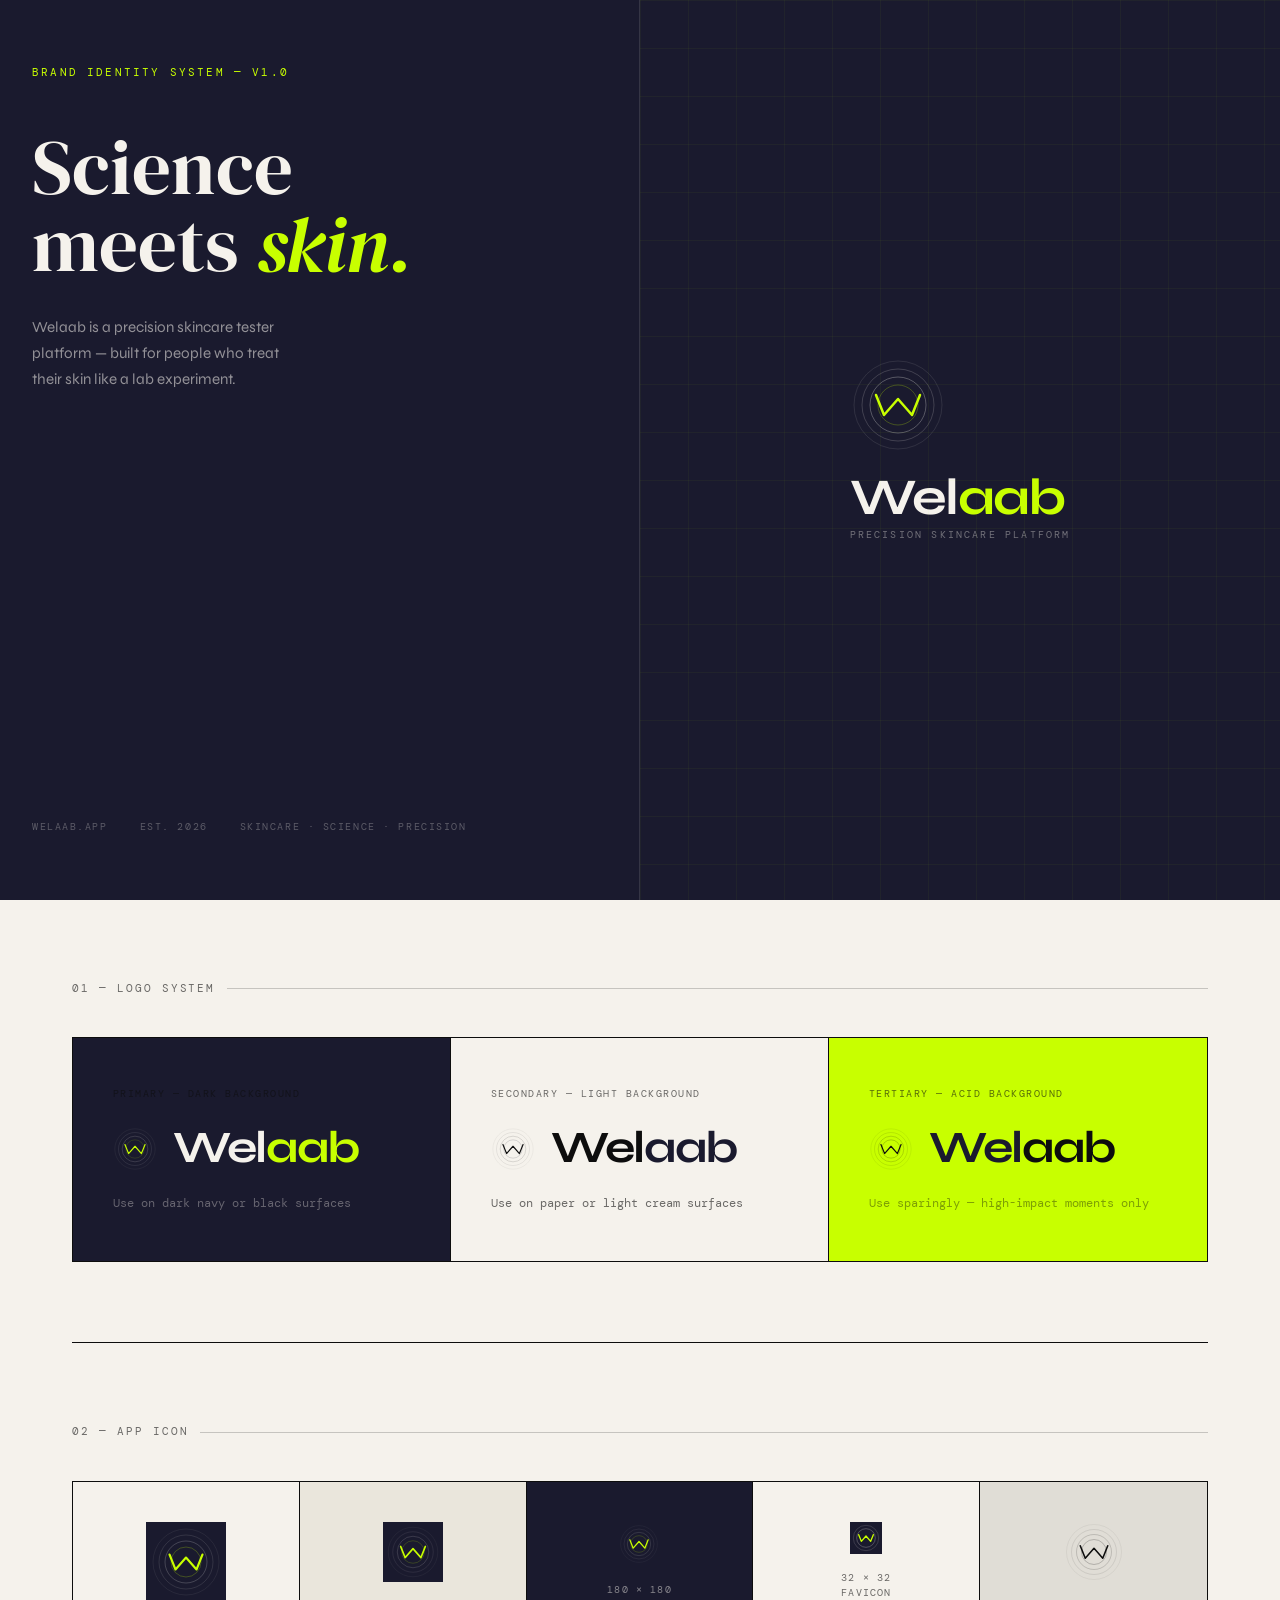
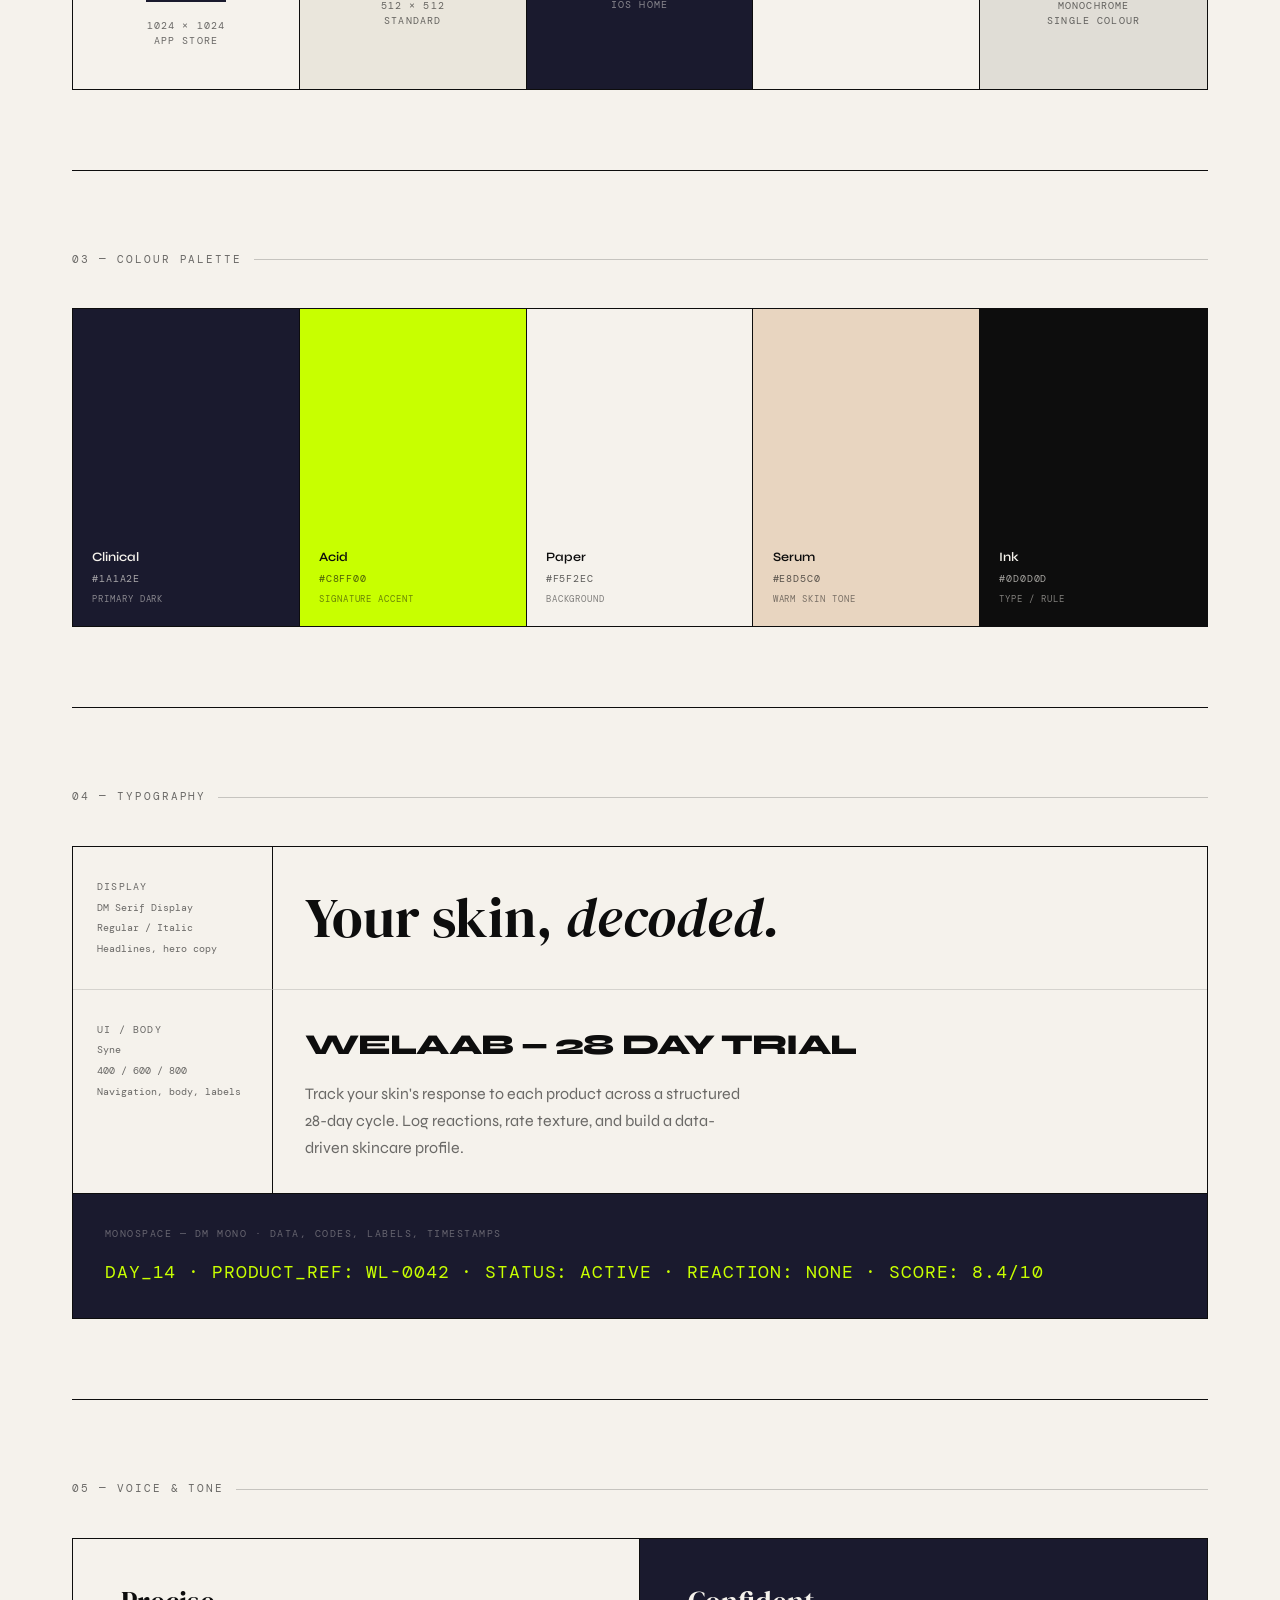
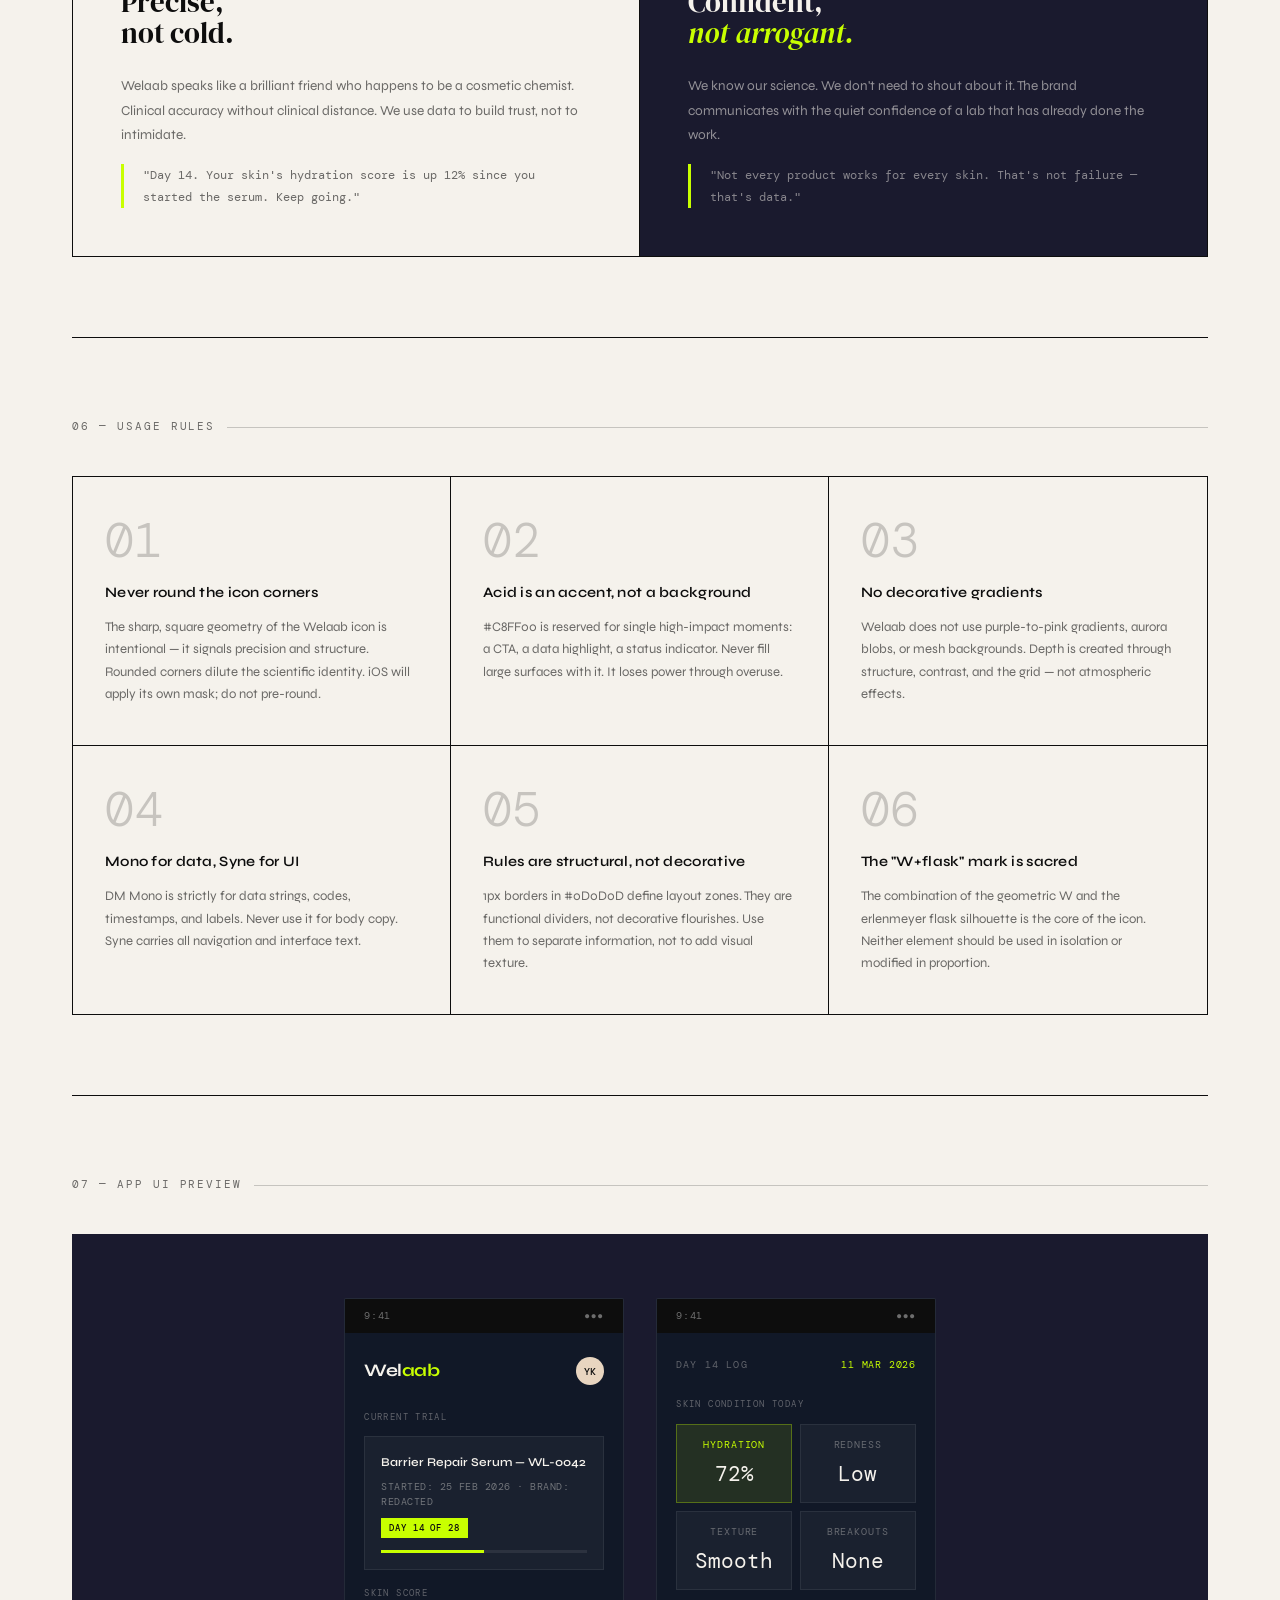
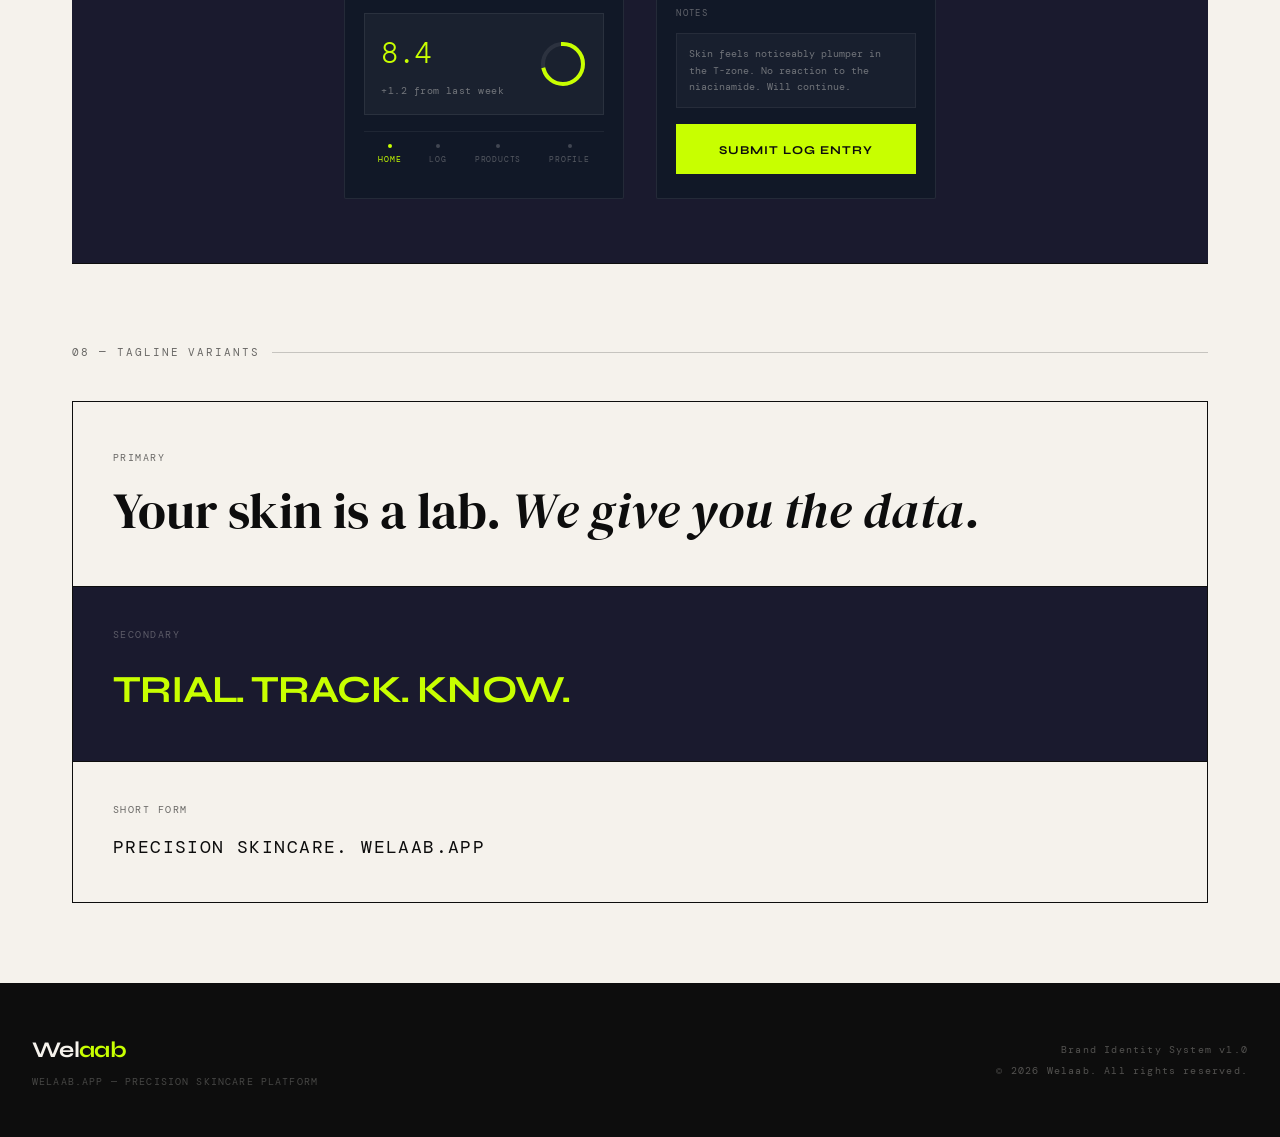
<file: work/welaab/index.html>
<!DOCTYPE html>
<html lang="en">
<head>
  <meta charset="UTF-8" />
  <meta name="viewport" content="width=device-width, initial-scale=1.0" />
  <title>Welaab — Brand Identity</title>
  <link rel="icon" href="data:image/svg+xml,%3Csvg%20xmlns='http://www.w3.org/2000/svg'%20viewBox='0%200%2040%2040'%3E%3Crect%20width='40'%20height='40'%20fill='%230b0a10'/%3E%3Ctext%20x='11'%20y='29'%20font-size='26'%20font-family='Georgia,serif'%20fill='%23ff8fd0'%3EL%3C/text%3E%3C/svg%3E">
  <link rel="stylesheet" href="fonts/fonts.css">
  <style>
    /* ─────────────────────────────────────────────
       WELAAB BRAND SYSTEM
       Design Movement: Bauhaus-Scientific Brutalism
       Anti-pattern: No rounded corners everywhere,
         no SF Pro / Inter, no blue CTA buttons,
         no card shadows, no gradient hero blobs.
       Philosophy: The lab bench — raw, precise,
         structured. Beauty through function.
    ───────────────────────────────────────────── */

    :root {
      --ink:        #0D0D0D;
      --ink-60:     #0D0D0D99;
      --ink-20:     #0D0D0D33;
      --paper:      #F5F2EC;
      --paper-dark: #EAE6DC;
      --acid:       #C8FF00;       /* signature accent — lab-green */
      --acid-dim:   #A8D900;
      --serum:      #E8D5C0;       /* warm skin tone */
      --serum-dark: #C4A882;
      --clinical:   #1A1A2E;       /* deep navy — scientific depth */
      --rule:       1px solid #0D0D0D;
      --rule-light: 1px solid #0D0D0D22;

      --font-display: 'DM Serif Display', Georgia, serif;
      --font-ui:      'Syne', system-ui, sans-serif;
      --font-mono:    'DM Mono', 'Courier New', monospace;
    }

    *, *::before, *::after { box-sizing: border-box; margin: 0; padding: 0; }

    html { font-size: 16px; scroll-behavior: smooth; }

    body {
      background: var(--paper);
      color: var(--ink);
      font-family: var(--font-ui);
      font-size: 1rem;
      line-height: 1.6;
      -webkit-font-smoothing: antialiased;
    }

    /* ── Layout ── */
    .page { max-width: 1200px; margin: 0 auto; padding: 0 2rem; }

    section {
      padding: 5rem 0;
      border-top: var(--rule);
    }

    section:first-of-type { border-top: none; }

    .label {
      font-family: var(--font-mono);
      font-size: 0.68rem;
      font-weight: 400;
      letter-spacing: 0.18em;
      text-transform: uppercase;
      color: var(--ink-60);
      margin-bottom: 2.5rem;
      display: flex;
      align-items: center;
      gap: 0.75rem;
    }

    .label::after {
      content: '';
      flex: 1;
      height: 1px;
      background: var(--ink-20);
    }

    h1, h2, h3 {
      font-family: var(--font-display);
      font-weight: 400;
      line-height: 1.1;
    }

    /* ══════════════════════════════════════════
       HERO — BRAND STATEMENT
    ══════════════════════════════════════════ */
    .hero {
      background: var(--clinical);
      color: var(--paper);
      padding: 0;
      border-top: none;
      position: relative;
      overflow: hidden;
    }

    .hero-inner {
      display: grid;
      grid-template-columns: 1fr 1fr;
      min-height: 100vh;
    }

    .hero-left {
      padding: 4rem 3rem 4rem 2rem;
      display: flex;
      flex-direction: column;
      justify-content: space-between;
      border-right: 1px solid rgba(245,242,236,0.12);
    }

    .hero-right {
      display: flex;
      align-items: center;
      justify-content: center;
      padding: 4rem 2rem;
      position: relative;
    }

    .hero-eyebrow {
      font-family: var(--font-mono);
      font-size: 0.68rem;
      letter-spacing: 0.2em;
      text-transform: uppercase;
      color: var(--acid);
      margin-bottom: 3rem;
    }

    .hero-title {
      font-family: var(--font-display);
      font-size: clamp(3.5rem, 6vw, 6.5rem);
      font-weight: 400;
      line-height: 1.0;
      color: var(--paper);
      margin-bottom: 2rem;
    }

    .hero-title em {
      font-style: italic;
      color: var(--acid);
    }

    .hero-tagline {
      font-family: var(--font-ui);
      font-size: 0.95rem;
      font-weight: 400;
      color: rgba(245,242,236,0.55);
      max-width: 28ch;
      line-height: 1.7;
    }

    .hero-meta {
      font-family: var(--font-mono);
      font-size: 0.65rem;
      letter-spacing: 0.15em;
      color: rgba(245,242,236,0.3);
      display: flex;
      gap: 2rem;
    }

    /* ── Primary Logo (Hero) ── */
    .logo-hero {
      display: flex;
      flex-direction: column;
      align-items: flex-start;
      gap: 1.2rem;
    }

    .logo-icon-large {
      width: 96px;
      height: 96px;
    }

    .logo-wordmark-large {
      font-family: var(--font-ui);
      font-size: 3.2rem;
      font-weight: 700;
      letter-spacing: -0.03em;
      color: var(--paper);
      line-height: 1;
    }

    .logo-wordmark-large span {
      color: var(--acid);
    }

    .logo-sub {
      font-family: var(--font-mono);
      font-size: 0.62rem;
      letter-spacing: 0.22em;
      text-transform: uppercase;
      color: rgba(245,242,236,0.4);
      margin-top: 0.25rem;
    }

    /* Grid lines decoration */
    .hero-grid {
      position: absolute;
      inset: 0;
      background-image:
        linear-gradient(rgba(200,255,0,0.04) 1px, transparent 1px),
        linear-gradient(90deg, rgba(200,255,0,0.04) 1px, transparent 1px);
      background-size: 48px 48px;
      pointer-events: none;
    }

    /* ══════════════════════════════════════════
       SECTION: LOGO SYSTEM
    ══════════════════════════════════════════ */
    .logo-grid {
      display: grid;
      grid-template-columns: repeat(3, 1fr);
      gap: 0;
      border: var(--rule);
    }

    .logo-cell {
      padding: 3rem 2.5rem;
      border-right: var(--rule);
      display: flex;
      flex-direction: column;
      gap: 1.5rem;
    }

    .logo-cell:last-child { border-right: none; }

    .logo-cell-label {
      font-family: var(--font-mono);
      font-size: 0.62rem;
      letter-spacing: 0.15em;
      text-transform: uppercase;
      color: var(--ink-60);
    }

    .logo-cell.dark {
      background: var(--clinical);
    }

    .logo-cell.acid {
      background: var(--acid);
    }

    /* Wordmark variants */
    .wordmark {
      font-family: var(--font-ui);
      font-weight: 700;
      letter-spacing: -0.03em;
      line-height: 1;
    }

    .wordmark.size-lg { font-size: 2.8rem; }
    .wordmark.size-md { font-size: 2rem; }

    .wordmark.on-dark { color: var(--paper); }
    .wordmark.on-dark span { color: var(--acid); }

    .wordmark.on-light { color: var(--ink); }
    .wordmark.on-light span { color: var(--clinical); }

    .wordmark.on-acid { color: var(--clinical); }
    .wordmark.on-acid span { color: var(--ink); }

    /* ══════════════════════════════════════════
       SECTION: ICON / APP ICON
    ══════════════════════════════════════════ */
    .icon-showcase {
      display: grid;
      grid-template-columns: repeat(5, 1fr);
      gap: 0;
      border: var(--rule);
    }

    .icon-cell {
      padding: 2.5rem 1.5rem;
      border-right: var(--rule);
      display: flex;
      flex-direction: column;
      align-items: center;
      gap: 1rem;
    }

    .icon-cell:last-child { border-right: none; }

    .icon-cell-label {
      font-family: var(--font-mono);
      font-size: 0.6rem;
      letter-spacing: 0.12em;
      text-transform: uppercase;
      color: var(--ink-60);
      text-align: center;
    }

    /* ══════════════════════════════════════════
       SECTION: COLOUR PALETTE
    ══════════════════════════════════════════ */
    .palette-row {
      display: grid;
      grid-template-columns: repeat(5, 1fr);
      border: var(--rule);
    }

    .swatch {
      aspect-ratio: 1 / 1.4;
      display: flex;
      flex-direction: column;
      justify-content: flex-end;
      padding: 1.2rem;
      border-right: var(--rule);
      position: relative;
    }

    .swatch:last-child { border-right: none; }

    .swatch-name {
      font-family: var(--font-ui);
      font-size: 0.8rem;
      font-weight: 600;
      margin-bottom: 0.2rem;
    }

    .swatch-hex {
      font-family: var(--font-mono);
      font-size: 0.65rem;
      letter-spacing: 0.08em;
      opacity: 0.65;
    }

    .swatch-role {
      font-family: var(--font-mono);
      font-size: 0.58rem;
      letter-spacing: 0.1em;
      text-transform: uppercase;
      opacity: 0.5;
      margin-top: 0.3rem;
    }

    /* ══════════════════════════════════════════
       SECTION: TYPOGRAPHY
    ══════════════════════════════════════════ */
    .type-specimen {
      display: grid;
      grid-template-columns: 200px 1fr;
      gap: 0;
      border: var(--rule);
      margin-bottom: 0;
    }

    .type-row {
      display: contents;
    }

    .type-meta {
      padding: 2rem 1.5rem;
      border-right: var(--rule);
      border-bottom: var(--rule-light);
      display: flex;
      flex-direction: column;
      gap: 0.3rem;
    }

    .type-meta:last-of-type { border-bottom: none; }

    .type-name {
      font-family: var(--font-mono);
      font-size: 0.62rem;
      letter-spacing: 0.12em;
      text-transform: uppercase;
      color: var(--ink-60);
    }

    .type-spec {
      font-family: var(--font-mono);
      font-size: 0.62rem;
      color: var(--ink-60);
    }

    .type-sample {
      padding: 2rem 2rem;
      border-bottom: var(--rule-light);
      display: flex;
      align-items: center;
    }

    /* ══════════════════════════════════════════
       SECTION: VOICE & TONE
    ══════════════════════════════════════════ */
    .voice-grid {
      display: grid;
      grid-template-columns: 1fr 1fr;
      gap: 0;
      border: var(--rule);
    }

    .voice-cell {
      padding: 3rem;
      border-right: var(--rule);
    }

    .voice-cell:last-child { border-right: none; }

    .voice-cell h3 {
      font-family: var(--font-display);
      font-size: 1.8rem;
      margin-bottom: 1.5rem;
    }

    .voice-example {
      font-family: var(--font-mono);
      font-size: 0.78rem;
      line-height: 1.8;
      color: var(--ink-60);
      border-left: 3px solid var(--acid);
      padding-left: 1.2rem;
      margin-top: 1rem;
    }

    /* ══════════════════════════════════════════
       SECTION: USAGE RULES
    ══════════════════════════════════════════ */
    .rules-grid {
      display: grid;
      grid-template-columns: repeat(3, 1fr);
      gap: 0;
      border: var(--rule);
    }

    .rule-cell {
      padding: 2.5rem 2rem;
      border-right: var(--rule);
    }

    .rule-cell:last-child { border-right: none; }

    .rule-num {
      font-family: var(--font-mono);
      font-size: 3rem;
      font-weight: 300;
      color: var(--ink-20);
      line-height: 1;
      margin-bottom: 1rem;
    }

    .rule-title {
      font-family: var(--font-ui);
      font-weight: 600;
      font-size: 0.9rem;
      margin-bottom: 0.75rem;
      letter-spacing: 0.02em;
    }

    .rule-desc {
      font-size: 0.82rem;
      color: var(--ink-60);
      line-height: 1.7;
    }

    /* ══════════════════════════════════════════
       SECTION: APP UI PREVIEW
    ══════════════════════════════════════════ */
    .ui-preview {
      background: var(--clinical);
      padding: 4rem 2rem;
      display: flex;
      gap: 2rem;
      align-items: flex-start;
      justify-content: center;
      flex-wrap: wrap;
    }

    .phone-frame {
      width: 280px;
      background: #111827;
      border: 1px solid rgba(255,255,255,0.08);
      border-radius: 2px;
      overflow: hidden;
      flex-shrink: 0;
    }

    .phone-status {
      background: #0D0D0D;
      padding: 0.6rem 1.2rem;
      display: flex;
      justify-content: space-between;
      align-items: center;
    }

    .phone-status span {
      font-family: var(--font-mono);
      font-size: 0.6rem;
      color: rgba(255,255,255,0.4);
      letter-spacing: 0.08em;
    }

    .phone-body { padding: 1.5rem 1.2rem; }

    .app-header {
      display: flex;
      justify-content: space-between;
      align-items: center;
      margin-bottom: 1.5rem;
    }

    .app-logo-sm {
      font-family: var(--font-ui);
      font-weight: 700;
      font-size: 1.1rem;
      letter-spacing: -0.03em;
      color: var(--paper);
    }

    .app-logo-sm span { color: var(--acid); }

    .app-avatar {
      width: 28px;
      height: 28px;
      background: var(--serum);
      border-radius: 50%;
      display: flex;
      align-items: center;
      justify-content: center;
      font-family: var(--font-mono);
      font-size: 0.6rem;
      color: var(--ink);
      font-weight: 500;
    }

    .app-section-label {
      font-family: var(--font-mono);
      font-size: 0.58rem;
      letter-spacing: 0.15em;
      text-transform: uppercase;
      color: rgba(245,242,236,0.35);
      margin-bottom: 0.75rem;
    }

    .app-card {
      background: rgba(255,255,255,0.04);
      border: 1px solid rgba(255,255,255,0.07);
      padding: 1rem;
      margin-bottom: 0.75rem;
    }

    .app-card-title {
      font-family: var(--font-ui);
      font-size: 0.75rem;
      font-weight: 600;
      color: var(--paper);
      margin-bottom: 0.4rem;
    }

    .app-card-sub {
      font-family: var(--font-mono);
      font-size: 0.6rem;
      color: rgba(245,242,236,0.4);
      letter-spacing: 0.05em;
    }

    .app-pill {
      display: inline-block;
      background: var(--acid);
      color: var(--ink);
      font-family: var(--font-mono);
      font-size: 0.55rem;
      letter-spacing: 0.1em;
      text-transform: uppercase;
      padding: 0.2rem 0.5rem;
      font-weight: 500;
      margin-top: 0.5rem;
    }

    .app-progress-bar {
      height: 3px;
      background: rgba(255,255,255,0.08);
      margin-top: 0.75rem;
      position: relative;
    }

    .app-progress-fill {
      position: absolute;
      left: 0;
      top: 0;
      height: 100%;
      background: var(--acid);
    }

    .app-nav {
      display: flex;
      justify-content: space-around;
      padding: 0.75rem 0 0.5rem;
      border-top: 1px solid rgba(255,255,255,0.06);
      margin-top: 1rem;
    }

    .app-nav-item {
      display: flex;
      flex-direction: column;
      align-items: center;
      gap: 0.3rem;
    }

    .app-nav-dot {
      width: 4px;
      height: 4px;
      background: rgba(255,255,255,0.2);
      border-radius: 50%;
    }

    .app-nav-dot.active { background: var(--acid); }

    .app-nav-label {
      font-family: var(--font-mono);
      font-size: 0.5rem;
      letter-spacing: 0.1em;
      color: rgba(245,242,236,0.3);
      text-transform: uppercase;
    }

    .app-nav-label.active { color: var(--acid); }

    /* ══════════════════════════════════════════
       FOOTER
    ══════════════════════════════════════════ */
    .brand-footer {
      background: var(--ink);
      color: var(--paper);
      padding: 3rem 2rem;
      display: flex;
      justify-content: space-between;
      align-items: center;
      border-top: var(--rule);
    }

    .footer-wordmark {
      font-family: var(--font-ui);
      font-weight: 700;
      font-size: 1.4rem;
      letter-spacing: -0.03em;
      color: var(--paper);
    }

    .footer-wordmark span { color: var(--acid); }

    .footer-meta {
      font-family: var(--font-mono);
      font-size: 0.62rem;
      letter-spacing: 0.12em;
      color: rgba(245,242,236,0.3);
      text-align: right;
    }

    /* ══════════════════════════════════════════
       SVG ICON SYSTEM
    ══════════════════════════════════════════ */

    /* Utility */
    .flex-col { display: flex; flex-direction: column; }
    .gap-sm { gap: 0.5rem; }
    .mt-2 { margin-top: 2rem; }
    .text-mono {
      font-family: var(--font-mono);
      font-size: 0.72rem;
      color: var(--ink-60);
    }

  </style>
</head>
<body>

<!-- ══════════════════════════════════════════
     HERO
══════════════════════════════════════════ -->
<section class="hero">
  <div class="hero-inner">
    <div class="hero-left">
      <div>
        <div class="hero-eyebrow">Brand Identity System — v1.0</div>
        <h1 class="hero-title">
          Science<br>
          meets <em>skin.</em>
        </h1>
        <p class="hero-tagline">
          Welaab is a precision skincare tester platform — built for people who treat their skin like a lab experiment.
        </p>
      </div>
      <div class="hero-meta">
        <span>WELAAB.APP</span>
        <span>EST. 2026</span>
        <span>SKINCARE · SCIENCE · PRECISION</span>
      </div>
    </div>

    <div class="hero-right">
      <div class="hero-grid"></div>
      <div class="logo-hero">
        <!-- Primary Icon SVG — Option 08: Concentric Rings + W -->
        <svg class="logo-icon-large" viewBox="0 0 96 96" fill="none" xmlns="http://www.w3.org/2000/svg">
          <circle cx="48" cy="48" r="44" stroke="#F5F2EC" stroke-width="0.7" opacity="0.15"/>
          <circle cx="48" cy="48" r="36" stroke="#F5F2EC" stroke-width="0.7" opacity="0.25"/>
          <circle cx="48" cy="48" r="28" stroke="#F5F2EC" stroke-width="0.7" opacity="0.4"/>
          <circle cx="48" cy="48" r="20" stroke="#C8FF00" stroke-width="0.7" opacity="0.35"/>
          <polyline points="26,38 34,58 48,42 62,58 70,38" stroke="#C8FF00" stroke-width="2.5" stroke-linecap="round" stroke-linejoin="round" fill="none"/>
        </svg>
        <div>
          <div class="logo-wordmark-large">Wel<span>aab</span></div>
          <div class="logo-sub">Precision Skincare Platform</div>
        </div>
      </div>
    </div>
  </div>
</section>

<div class="page">

<!-- ══════════════════════════════════════════
     LOGO SYSTEM
══════════════════════════════════════════ -->
<section>
  <div class="label">01 — Logo System</div>
  <div class="logo-grid">

    <!-- Dark bg -->
    <div class="logo-cell dark">
      <div class="logo-cell-label">Primary — Dark Background</div>
      <div style="display:flex;align-items:center;gap:1rem;">
        <svg width="44" height="44" viewBox="0 0 96 96" fill="none" xmlns="http://www.w3.org/2000/svg">
          <circle cx="48" cy="48" r="44" stroke="#F5F2EC" stroke-width="0.8" opacity="0.15"/>
          <circle cx="48" cy="48" r="36" stroke="#F5F2EC" stroke-width="0.8" opacity="0.25"/>
          <circle cx="48" cy="48" r="28" stroke="#F5F2EC" stroke-width="0.8" opacity="0.4"/>
          <circle cx="48" cy="48" r="20" stroke="#C8FF00" stroke-width="0.8" opacity="0.35"/>
          <polyline points="26,38 34,58 48,42 62,58 70,38" stroke="#C8FF00" stroke-width="2.5" stroke-linecap="round" stroke-linejoin="round" fill="none"/>
        </svg>
        <div class="wordmark size-lg on-dark">Wel<span>aab</span></div>
      </div>
      <div class="text-mono" style="color:rgba(245,242,236,0.35);">Use on dark navy or black surfaces</div>
    </div>

    <!-- Light bg -->
    <div class="logo-cell" style="background:var(--paper);">
      <div class="logo-cell-label">Secondary — Light Background</div>
      <div style="display:flex;align-items:center;gap:1rem;">
        <svg width="44" height="44" viewBox="0 0 96 96" fill="none" xmlns="http://www.w3.org/2000/svg">
          <circle cx="48" cy="48" r="44" stroke="#0D0D0D" stroke-width="0.8" opacity="0.12"/>
          <circle cx="48" cy="48" r="36" stroke="#0D0D0D" stroke-width="0.8" opacity="0.2"/>
          <circle cx="48" cy="48" r="28" stroke="#0D0D0D" stroke-width="0.8" opacity="0.35"/>
          <circle cx="48" cy="48" r="20" stroke="#1A1A2E" stroke-width="0.8" opacity="0.4"/>
          <polyline points="26,38 34,58 48,42 62,58 70,38" stroke="#0D0D0D" stroke-width="2.5" stroke-linecap="round" stroke-linejoin="round" fill="none"/>
        </svg>
        <div class="wordmark size-lg on-light">Wel<span>aab</span></div>
      </div>
      <div class="text-mono">Use on paper or light cream surfaces</div>
    </div>

    <!-- Acid bg -->
    <div class="logo-cell acid">
      <div class="logo-cell-label" style="color:#0D0D0D99;">Tertiary — Acid Background</div>
      <div style="display:flex;align-items:center;gap:1rem;">
        <svg width="44" height="44" viewBox="0 0 96 96" fill="none" xmlns="http://www.w3.org/2000/svg">
          <circle cx="48" cy="48" r="44" stroke="#0D0D0D" stroke-width="0.8" opacity="0.18"/>
          <circle cx="48" cy="48" r="36" stroke="#0D0D0D" stroke-width="0.8" opacity="0.28"/>
          <circle cx="48" cy="48" r="28" stroke="#0D0D0D" stroke-width="0.8" opacity="0.45"/>
          <circle cx="48" cy="48" r="20" stroke="#0D0D0D" stroke-width="0.8" opacity="0.55"/>
          <polyline points="26,38 34,58 48,42 62,58 70,38" stroke="#0D0D0D" stroke-width="2.5" stroke-linecap="round" stroke-linejoin="round" fill="none"/>
        </svg>
        <div class="wordmark size-lg on-acid">Wel<span>aab</span></div>
      </div>
      <div class="text-mono" style="color:#0D0D0D66;">Use sparingly — high-impact moments only</div>
    </div>

  </div>
</section>

<!-- ══════════════════════════════════════════
     APP ICON
══════════════════════════════════════════ -->
<section>
  <div class="label">02 — App Icon</div>
  <div class="icon-showcase">

    <!-- 1024px (App Store) -->
    <div class="icon-cell" style="background:var(--paper);">
      <svg width="80" height="80" viewBox="0 0 96 96" fill="none" xmlns="http://www.w3.org/2000/svg" style="background:#1A1A2E; padding:4px;">
        <rect x="0" y="0" width="96" height="96" fill="#1A1A2E"/>
        <circle cx="48" cy="48" r="44" stroke="#F5F2EC" stroke-width="0.7" opacity="0.12"/>
        <circle cx="48" cy="48" r="36" stroke="#F5F2EC" stroke-width="0.7" opacity="0.22"/>
        <circle cx="48" cy="48" r="28" stroke="#F5F2EC" stroke-width="0.7" opacity="0.38"/>
        <circle cx="48" cy="48" r="20" stroke="#C8FF00" stroke-width="0.8" opacity="0.4"/>
        <polyline points="26,38 34,58 48,42 62,58 70,38" stroke="#C8FF00" stroke-width="2.8" stroke-linecap="round" stroke-linejoin="round" fill="none"/>
      </svg>
      <div class="icon-cell-label">1024 × 1024<br>App Store</div>
    </div>

    <!-- 512px -->
    <div class="icon-cell" style="background:var(--paper-dark);">
      <svg width="60" height="60" viewBox="0 0 96 96" fill="none" xmlns="http://www.w3.org/2000/svg" style="background:#1A1A2E; padding:3px;">
        <rect x="0" y="0" width="96" height="96" fill="#1A1A2E"/>
        <circle cx="48" cy="48" r="44" stroke="#F5F2EC" stroke-width="0.7" opacity="0.12"/>
        <circle cx="48" cy="48" r="36" stroke="#F5F2EC" stroke-width="0.7" opacity="0.22"/>
        <circle cx="48" cy="48" r="28" stroke="#F5F2EC" stroke-width="0.7" opacity="0.38"/>
        <circle cx="48" cy="48" r="20" stroke="#C8FF00" stroke-width="0.8" opacity="0.4"/>
        <polyline points="26,38 34,58 48,42 62,58 70,38" stroke="#C8FF00" stroke-width="2.8" stroke-linecap="round" stroke-linejoin="round" fill="none"/>
      </svg>
      <div class="icon-cell-label">512 × 512<br>Standard</div>
    </div>

    <!-- 180px (iOS home) -->
    <div class="icon-cell" style="background:var(--clinical);">
      <svg width="44" height="44" viewBox="0 0 96 96" fill="none" xmlns="http://www.w3.org/2000/svg" style="background:#1A1A2E; padding:2px;">
        <rect x="0" y="0" width="96" height="96" fill="#1A1A2E"/>
        <circle cx="48" cy="48" r="44" stroke="#F5F2EC" stroke-width="0.8" opacity="0.12"/>
        <circle cx="48" cy="48" r="36" stroke="#F5F2EC" stroke-width="0.8" opacity="0.22"/>
        <circle cx="48" cy="48" r="28" stroke="#F5F2EC" stroke-width="0.8" opacity="0.38"/>
        <circle cx="48" cy="48" r="20" stroke="#C8FF00" stroke-width="1" opacity="0.4"/>
        <polyline points="26,38 34,58 48,42 62,58 70,38" stroke="#C8FF00" stroke-width="3" stroke-linecap="round" stroke-linejoin="round" fill="none"/>
      </svg>
      <div class="icon-cell-label" style="color:rgba(245,242,236,0.5);">180 × 180<br>iOS Home</div>
    </div>

    <!-- 32px favicon -->
    <div class="icon-cell" style="background:var(--paper);">
      <svg width="32" height="32" viewBox="0 0 96 96" fill="none" xmlns="http://www.w3.org/2000/svg" style="background:#1A1A2E;">
        <rect x="0" y="0" width="96" height="96" fill="#1A1A2E"/>
        <circle cx="48" cy="48" r="38" stroke="#F5F2EC" stroke-width="1.5" opacity="0.3"/>
        <circle cx="48" cy="48" r="28" stroke="#F5F2EC" stroke-width="1.5" opacity="0.5"/>
        <polyline points="26,38 34,58 48,42 62,58 70,38" stroke="#C8FF00" stroke-width="4" stroke-linecap="round" stroke-linejoin="round" fill="none"/>
      </svg>
      <div class="icon-cell-label">32 × 32<br>Favicon</div>
    </div>

    <!-- Monochrome -->
    <div class="icon-cell" style="background:#E0DDD6;">
      <svg width="60" height="60" viewBox="0 0 96 96" fill="none" xmlns="http://www.w3.org/2000/svg">
        <circle cx="48" cy="48" r="44" stroke="#0D0D0D" stroke-width="0.7" opacity="0.12"/>
        <circle cx="48" cy="48" r="36" stroke="#0D0D0D" stroke-width="0.7" opacity="0.22"/>
        <circle cx="48" cy="48" r="28" stroke="#0D0D0D" stroke-width="0.7" opacity="0.38"/>
        <circle cx="48" cy="48" r="20" stroke="#0D0D0D" stroke-width="0.7" opacity="0.5"/>
        <polyline points="26,38 34,58 48,42 62,58 70,38" stroke="#0D0D0D" stroke-width="2.5" stroke-linecap="round" stroke-linejoin="round" fill="none"/>
      </svg>
      <div class="icon-cell-label">Monochrome<br>Single Colour</div>
    </div>

  </div>
</section>

<!-- ══════════════════════════════════════════
     COLOUR PALETTE
══════════════════════════════════════════ -->
<section>
  <div class="label">03 — Colour Palette</div>
  <div class="palette-row">

    <div class="swatch" style="background:#1A1A2E; color:#F5F2EC;">
      <div class="swatch-name">Clinical</div>
      <div class="swatch-hex">#1A1A2E</div>
      <div class="swatch-role">Primary Dark</div>
    </div>

    <div class="swatch" style="background:#C8FF00; color:#0D0D0D;">
      <div class="swatch-name">Acid</div>
      <div class="swatch-hex">#C8FF00</div>
      <div class="swatch-role">Signature Accent</div>
    </div>

    <div class="swatch" style="background:#F5F2EC; color:#0D0D0D; border-right:var(--rule);">
      <div class="swatch-name">Paper</div>
      <div class="swatch-hex">#F5F2EC</div>
      <div class="swatch-role">Background</div>
    </div>

    <div class="swatch" style="background:#E8D5C0; color:#0D0D0D;">
      <div class="swatch-name">Serum</div>
      <div class="swatch-hex">#E8D5C0</div>
      <div class="swatch-role">Warm Skin Tone</div>
    </div>

    <div class="swatch" style="background:#0D0D0D; color:#F5F2EC;">
      <div class="swatch-name">Ink</div>
      <div class="swatch-hex">#0D0D0D</div>
      <div class="swatch-role">Type / Rule</div>
    </div>

  </div>
</section>

<!-- ══════════════════════════════════════════
     TYPOGRAPHY
══════════════════════════════════════════ -->
<section>
  <div class="label">04 — Typography</div>
  <div class="type-specimen">

    <div class="type-meta">
      <div class="type-name">Display</div>
      <div class="type-spec">DM Serif Display</div>
      <div class="type-spec">Regular / Italic</div>
      <div class="type-spec">Headlines, hero copy</div>
    </div>
    <div class="type-sample">
      <span style="font-family:'DM Serif Display',serif; font-size:3.5rem; line-height:1; color:var(--ink);">
        Your skin, <em>decoded.</em>
      </span>
    </div>

    <div class="type-meta" style="border-bottom:none;">
      <div class="type-name">UI / Body</div>
      <div class="type-spec">Syne</div>
      <div class="type-spec">400 / 600 / 800</div>
      <div class="type-spec">Navigation, body, labels</div>
    </div>
    <div class="type-sample" style="border-bottom:none; flex-direction:column; align-items:flex-start; gap:0.75rem;">
      <span style="font-family:'Syne',sans-serif; font-size:1.8rem; font-weight:800; letter-spacing:-0.03em;">WELAAB — 28 DAY TRIAL</span>
      <span style="font-family:'Syne',sans-serif; font-size:1rem; font-weight:400; color:var(--ink-60); max-width:50ch; line-height:1.7;">
        Track your skin's response to each product across a structured 28-day cycle. Log reactions, rate texture, and build a data-driven skincare profile.
      </span>
    </div>

  </div>

  <div style="border:var(--rule); border-top:none; padding:2rem; background:var(--clinical);">
    <div style="font-family:'DM Mono',monospace; font-size:0.62rem; letter-spacing:0.15em; text-transform:uppercase; color:rgba(245,242,236,0.35); margin-bottom:1rem;">Monospace — DM Mono · Data, codes, labels, timestamps</div>
    <div style="font-family:'DM Mono',monospace; font-size:1.1rem; font-weight:400; color:var(--acid); letter-spacing:0.05em;">
      DAY_14 · PRODUCT_REF: WL-0042 · STATUS: ACTIVE · REACTION: NONE · SCORE: 8.4/10
    </div>
  </div>
</section>

<!-- ══════════════════════════════════════════
     VOICE & TONE
══════════════════════════════════════════ -->
<section>
  <div class="label">05 — Voice &amp; Tone</div>
  <div class="voice-grid">

    <div class="voice-cell">
      <h3>Precise,<br>not cold.</h3>
      <p style="font-size:0.85rem; color:var(--ink-60); line-height:1.8;">
        Welaab speaks like a brilliant friend who happens to be a cosmetic chemist. Clinical accuracy without clinical distance. We use data to build trust, not to intimidate.
      </p>
      <div class="voice-example">
        "Day 14. Your skin's hydration score is up 12% since you started the serum. Keep going."
      </div>
    </div>

    <div class="voice-cell" style="border-right:none; background:var(--clinical); color:var(--paper);">
      <h3 style="color:var(--paper);">Confident,<br><em style="color:var(--acid);">not arrogant.</em></h3>
      <p style="font-size:0.85rem; color:rgba(245,242,236,0.55); line-height:1.8;">
        We know our science. We don't need to shout about it. The brand communicates with the quiet confidence of a lab that has already done the work.
      </p>
      <div class="voice-example" style="border-left-color:var(--acid); color:rgba(245,242,236,0.5);">
        "Not every product works for every skin. That's not failure — that's data."
      </div>
    </div>

  </div>
</section>

<!-- ══════════════════════════════════════════
     USAGE RULES
══════════════════════════════════════════ -->
<section>
  <div class="label">06 — Usage Rules</div>
  <div class="rules-grid">

    <div class="rule-cell">
      <div class="rule-num">01</div>
      <div class="rule-title">Never round the icon corners</div>
      <div class="rule-desc">The sharp, square geometry of the Welaab icon is intentional — it signals precision and structure. Rounded corners dilute the scientific identity. iOS will apply its own mask; do not pre-round.</div>
    </div>

    <div class="rule-cell">
      <div class="rule-num">02</div>
      <div class="rule-title">Acid is an accent, not a background</div>
      <div class="rule-desc">#C8FF00 is reserved for single high-impact moments: a CTA, a data highlight, a status indicator. Never fill large surfaces with it. It loses power through overuse.</div>
    </div>

    <div class="rule-cell" style="border-right:none;">
      <div class="rule-num">03</div>
      <div class="rule-title">No decorative gradients</div>
      <div class="rule-desc">Welaab does not use purple-to-pink gradients, aurora blobs, or mesh backgrounds. Depth is created through structure, contrast, and the grid — not atmospheric effects.</div>
    </div>

    <div class="rule-cell" style="border-top:var(--rule);">
      <div class="rule-num">04</div>
      <div class="rule-title">Mono for data, Syne for UI</div>
      <div class="rule-desc">DM Mono is strictly for data strings, codes, timestamps, and labels. Never use it for body copy. Syne carries all navigation and interface text.</div>
    </div>

    <div class="rule-cell" style="border-top:var(--rule);">
      <div class="rule-num">05</div>
      <div class="rule-title">Rules are structural, not decorative</div>
      <div class="rule-desc">1px borders in #0D0D0D define layout zones. They are functional dividers, not decorative flourishes. Use them to separate information, not to add visual texture.</div>
    </div>

    <div class="rule-cell" style="border-top:var(--rule); border-right:none;">
      <div class="rule-num">06</div>
      <div class="rule-title">The "W+flask" mark is sacred</div>
      <div class="rule-desc">The combination of the geometric W and the erlenmeyer flask silhouette is the core of the icon. Neither element should be used in isolation or modified in proportion.</div>
    </div>

  </div>
</section>

<!-- ══════════════════════════════════════════
     APP UI PREVIEW
══════════════════════════════════════════ -->
<section style="padding-bottom:0;">
  <div class="label">07 — App UI Preview</div>
</section>

<div class="ui-preview">

  <!-- Phone 1: Dashboard -->
  <div class="phone-frame">
    <div class="phone-status">
      <span>9:41</span>
      <span>●●●</span>
    </div>
    <div class="phone-body">
      <div class="app-header">
        <div class="app-logo-sm">Wel<span>aab</span></div>
        <div class="app-avatar">YK</div>
      </div>

      <div class="app-section-label">Current Trial</div>
      <div class="app-card">
        <div class="app-card-title">Barrier Repair Serum — WL-0042</div>
        <div class="app-card-sub">STARTED: 25 FEB 2026 · BRAND: REDACTED</div>
        <div class="app-pill">Day 14 of 28</div>
        <div class="app-progress-bar">
          <div class="app-progress-fill" style="width:50%;"></div>
        </div>
      </div>

      <div class="app-section-label" style="margin-top:1rem;">Skin Score</div>
      <div class="app-card">
        <div style="display:flex; justify-content:space-between; align-items:center;">
          <div>
            <div class="app-card-title" style="font-size:1.8rem; color:#C8FF00; font-family:'DM Mono',monospace; font-weight:300; letter-spacing:-0.02em;">8.4</div>
            <div class="app-card-sub">+1.2 from last week</div>
          </div>
          <svg width="48" height="48" viewBox="0 0 48 48" fill="none">
            <circle cx="24" cy="24" r="20" stroke="rgba(255,255,255,0.08)" stroke-width="4"/>
            <circle cx="24" cy="24" r="20" stroke="#C8FF00" stroke-width="4" stroke-dasharray="125.6" stroke-dashoffset="37.7" stroke-linecap="square" transform="rotate(-90 24 24)"/>
          </svg>
        </div>
      </div>

      <div class="app-nav">
        <div class="app-nav-item">
          <div class="app-nav-dot active"></div>
          <div class="app-nav-label active">Home</div>
        </div>
        <div class="app-nav-item">
          <div class="app-nav-dot"></div>
          <div class="app-nav-label">Log</div>
        </div>
        <div class="app-nav-item">
          <div class="app-nav-dot"></div>
          <div class="app-nav-label">Products</div>
        </div>
        <div class="app-nav-item">
          <div class="app-nav-dot"></div>
          <div class="app-nav-label">Profile</div>
        </div>
      </div>
    </div>
  </div>

  <!-- Phone 2: Log entry -->
  <div class="phone-frame">
    <div class="phone-status">
      <span>9:41</span>
      <span>●●●</span>
    </div>
    <div class="phone-body">
      <div class="app-header">
        <div style="font-family:'DM Mono',monospace; font-size:0.6rem; letter-spacing:0.12em; color:rgba(245,242,236,0.35); text-transform:uppercase;">Day 14 Log</div>
        <div style="font-family:'DM Mono',monospace; font-size:0.6rem; color:#C8FF00; letter-spacing:0.08em;">11 MAR 2026</div>
      </div>

      <div class="app-section-label">Skin Condition Today</div>
      <div style="display:grid; grid-template-columns:1fr 1fr; gap:0.5rem; margin-bottom:1rem;">
        <div style="background:rgba(200,255,0,0.1); border:1px solid rgba(200,255,0,0.3); padding:0.75rem; text-align:center;">
          <div style="font-family:'DM Mono',monospace; font-size:0.6rem; color:#C8FF00; letter-spacing:0.1em; text-transform:uppercase;">Hydration</div>
          <div style="font-family:'DM Mono',monospace; font-size:1.3rem; color:#F5F2EC; margin-top:0.3rem;">72%</div>
        </div>
        <div style="background:rgba(255,255,255,0.04); border:1px solid rgba(255,255,255,0.07); padding:0.75rem; text-align:center;">
          <div style="font-family:'DM Mono',monospace; font-size:0.6rem; color:rgba(245,242,236,0.35); letter-spacing:0.1em; text-transform:uppercase;">Redness</div>
          <div style="font-family:'DM Mono',monospace; font-size:1.3rem; color:#F5F2EC; margin-top:0.3rem;">Low</div>
        </div>
        <div style="background:rgba(255,255,255,0.04); border:1px solid rgba(255,255,255,0.07); padding:0.75rem; text-align:center;">
          <div style="font-family:'DM Mono',monospace; font-size:0.6rem; color:rgba(245,242,236,0.35); letter-spacing:0.1em; text-transform:uppercase;">Texture</div>
          <div style="font-family:'DM Mono',monospace; font-size:1.3rem; color:#F5F2EC; margin-top:0.3rem;">Smooth</div>
        </div>
        <div style="background:rgba(255,255,255,0.04); border:1px solid rgba(255,255,255,0.07); padding:0.75rem; text-align:center;">
          <div style="font-family:'DM Mono',monospace; font-size:0.6rem; color:rgba(245,242,236,0.35); letter-spacing:0.1em; text-transform:uppercase;">Breakouts</div>
          <div style="font-family:'DM Mono',monospace; font-size:1.3rem; color:#F5F2EC; margin-top:0.3rem;">None</div>
        </div>
      </div>

      <div class="app-section-label">Notes</div>
      <div style="background:rgba(255,255,255,0.03); border:1px solid rgba(255,255,255,0.06); padding:0.75rem; font-family:'DM Mono',monospace; font-size:0.6rem; color:rgba(245,242,236,0.4); line-height:1.7;">
        Skin feels noticeably plumper in the T-zone. No reaction to the niacinamide. Will continue.
      </div>

      <div style="margin-top:1rem; background:#C8FF00; padding:0.75rem; text-align:center; cursor:pointer;">
        <span style="font-family:'Syne',sans-serif; font-size:0.75rem; font-weight:700; letter-spacing:0.08em; color:#0D0D0D; text-transform:uppercase;">Submit Log Entry</span>
      </div>
    </div>
  </div>

</div>

<!-- ══════════════════════════════════════════
     TAGLINE VARIANTS
══════════════════════════════════════════ -->
<section>
  <div class="label">08 — Tagline Variants</div>
  <div style="border:var(--rule);">
    <div style="padding:3rem 2.5rem; border-bottom:var(--rule);">
      <div style="font-family:'DM Mono',monospace; font-size:0.62rem; letter-spacing:0.15em; color:var(--ink-60); margin-bottom:1rem; text-transform:uppercase;">Primary</div>
      <div style="font-family:'DM Serif Display',serif; font-size:clamp(2rem,4vw,3.5rem); line-height:1.1; color:var(--ink);">Your skin is a lab. <em>We give you the data.</em></div>
    </div>
    <div style="padding:2.5rem; border-bottom:var(--rule); background:var(--clinical);">
      <div style="font-family:'DM Mono',monospace; font-size:0.62rem; letter-spacing:0.15em; color:rgba(245,242,236,0.3); margin-bottom:1rem; text-transform:uppercase;">Secondary</div>
      <div style="font-family:'Syne',sans-serif; font-size:clamp(1.5rem,3vw,2.5rem); font-weight:700; letter-spacing:-0.02em; color:var(--acid);">TRIAL. TRACK. KNOW.</div>
    </div>
    <div style="padding:2.5rem;">
      <div style="font-family:'DM Mono',monospace; font-size:0.62rem; letter-spacing:0.15em; color:var(--ink-60); margin-bottom:1rem; text-transform:uppercase;">Short Form</div>
      <div style="font-family:'DM Mono',monospace; font-size:1.1rem; letter-spacing:0.08em; color:var(--ink);">PRECISION SKINCARE. WELAAB.APP</div>
    </div>
  </div>
</section>

</div><!-- /page -->

<!-- ══════════════════════════════════════════
     FOOTER
══════════════════════════════════════════ -->
<footer class="brand-footer">
  <div>
    <div class="footer-wordmark">Wel<span>aab</span></div>
    <div style="font-family:'DM Mono',monospace; font-size:0.6rem; letter-spacing:0.12em; color:rgba(245,242,236,0.25); margin-top:0.4rem;">WELAAB.APP — PRECISION SKINCARE PLATFORM</div>
  </div>
  <div class="footer-meta">
    <div>Brand Identity System v1.0</div>
    <div style="margin-top:0.3rem;">© 2026 Welaab. All rights reserved.</div>
  </div>
</footer>

</body>
</html>
</file>
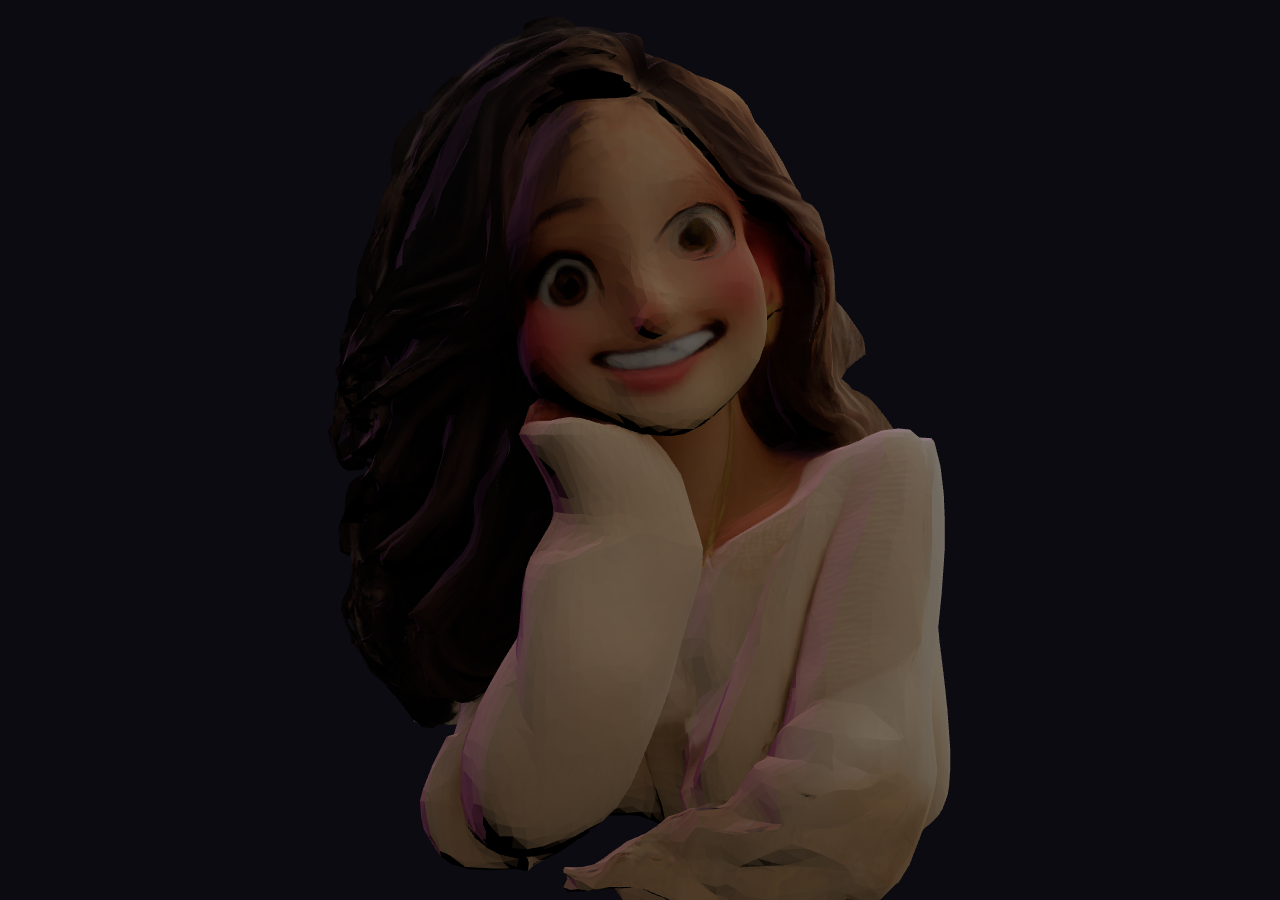
<file: _glbtest.html>
<!DOCTYPE html><html><head><meta charset="utf-8"><title>glb test</title>
<style>html,body{margin:0;height:100%;background:#0d0b12}canvas{display:block;width:100vw;height:100vh}</style>
</head><body>
<script type="importmap">{"imports":{"three":"./vendor/three.module.js","three/addons/":"./vendor/jsm/"}}</script>
<script type="module">
import * as THREE from 'three';
import { GLTFLoader } from 'three/addons/loaders/GLTFLoader.js';
const renderer = new THREE.WebGLRenderer({antialias:true, alpha:true});
renderer.setSize(innerWidth, innerHeight); document.body.appendChild(renderer.domElement);
renderer.outputColorSpace = THREE.SRGBColorSpace;
const scene = new THREE.Scene();
const cam = new THREE.PerspectiveCamera(28, innerWidth/innerHeight, 0.01, 100);
scene.add(new THREE.HemisphereLight(0xffffff, 0x333344, 1.1));
const d1 = new THREE.DirectionalLight(0xfff3e8, 1.5); d1.position.set(1,2,3); scene.add(d1);
const d2 = new THREE.DirectionalLight(0xff9cfc, 0.8); d2.position.set(-2,1,-2); scene.add(d2);
const MODEL = (new URLSearchParams(location.search).get('m') || 'character-from-her-reference');
new GLTFLoader().load('./assets/models/' + MODEL + '.glb', g => {
  const o = g.scene; scene.add(o);
  const box = new THREE.Box3().setFromObject(o);
  const size = box.getSize(new THREE.Vector3()), c = box.getCenter(new THREE.Vector3());
  console.log('SIZE ' + JSON.stringify(size.toArray().map(v=>+v.toFixed(3))) + ' CENTER ' + JSON.stringify(c.toArray().map(v=>+v.toFixed(3))));
  const r = Math.max(size.x, size.y, size.z); const q = new URLSearchParams(location.search);
  cam.position.set(c.x, c.y + size.y*0.05, c.z + r*2.2);
  cam.lookAt(c.x, c.y, c.z);
  renderer.render(scene, cam);
  window.__ready = true;
}, undefined, e => { console.log('LOAD ERROR ' + e); window.__err = String(e); });
</script></body></html>
</file>
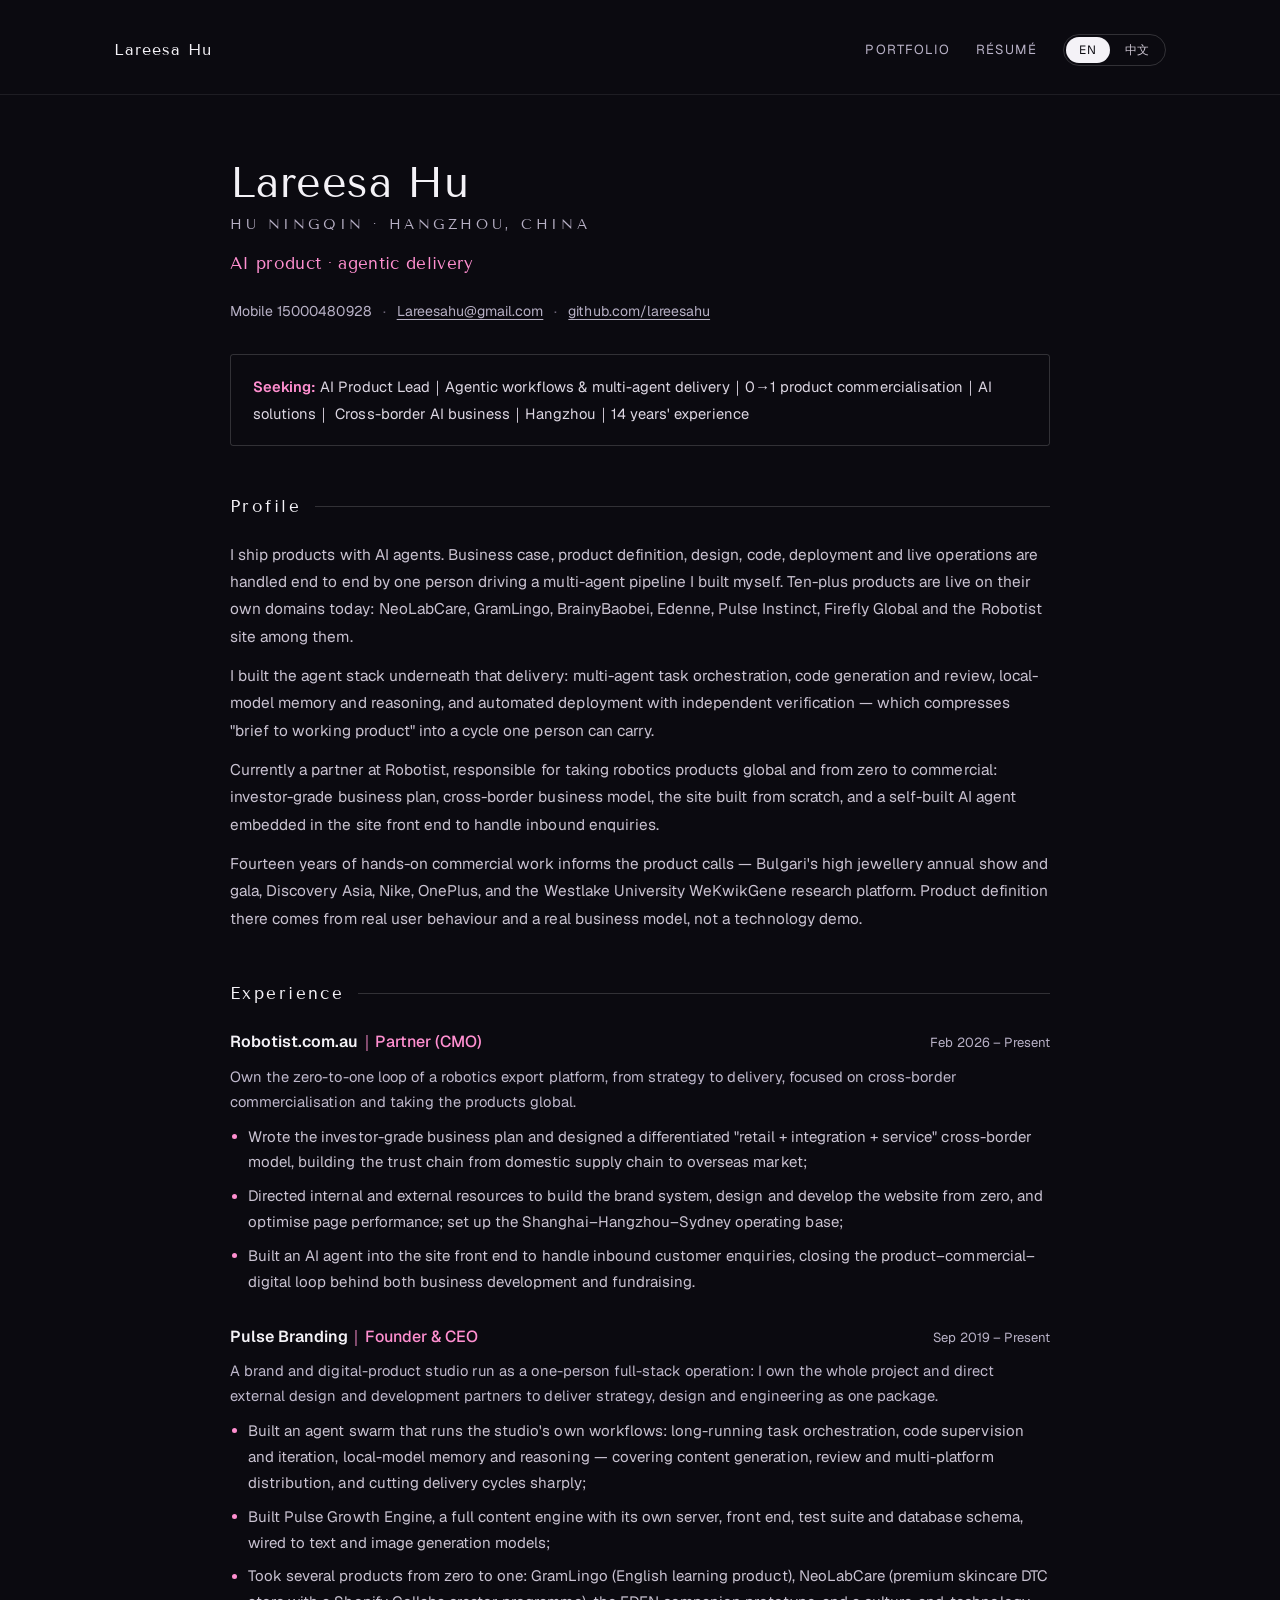
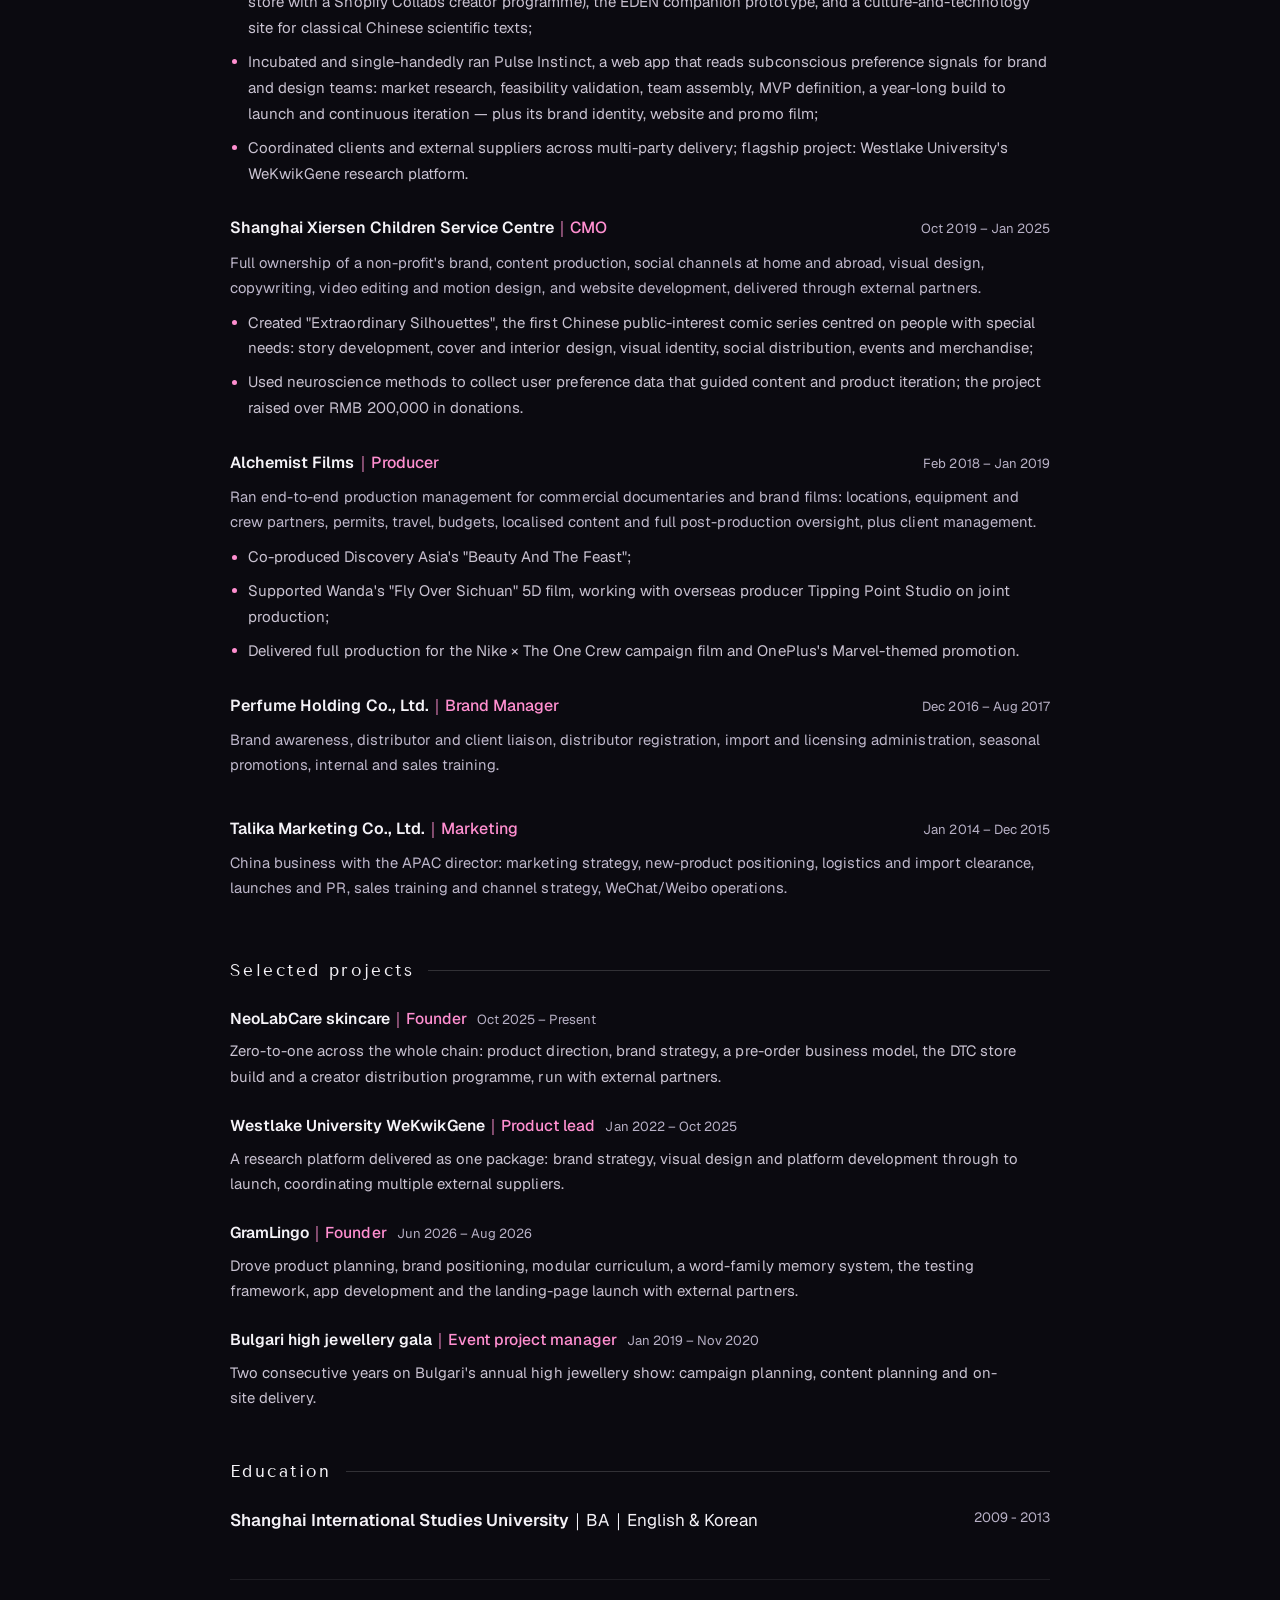
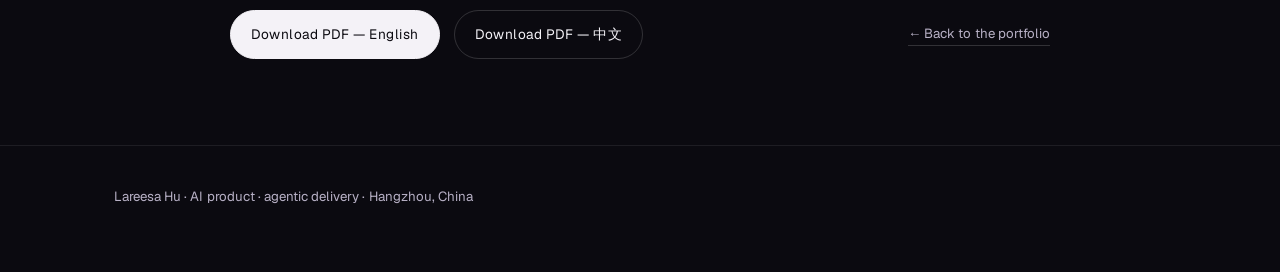
<file: resume.html>
<!doctype html>
<html lang="en">
<head>
<meta charset="utf-8">
<meta name="viewport" content="width=device-width, initial-scale=1">
<title>Lareesa Hu — Résumé | AI product, agentic delivery</title>
<meta name="description" content="Lareesa Hu — AI product and agentic delivery. Résumé: multi-agent pipelines, zero-to-one product work and live products, in English and Chinese.">
<link rel="icon" href="data:image/svg+xml,%3Csvg xmlns='http://www.w3.org/2000/svg' viewBox='0 0 40 40'%3E%3Crect width='40' height='40' fill='%23231b18'/%3E%3Ctext x='12' y='29' font-size='26' font-family='Georgia,serif' fill='%23f7f5f2'%3EL%3C/text%3E%3C/svg%3E">
<style>
  @font-face{
    font-family:'Tenor Sans';
    src:url('assets/fonts/TenorSans-Regular.ttf') format('truetype');
    font-weight:400;font-style:normal;font-display:swap;
  }
  @font-face{
    font-family:'Geist';
    src:url('assets/fonts/geist-latin.woff2') format('woff2');
    font-weight:100 900;font-style:normal;font-display:swap;
  }
  :root{
    --paper:#0b0a10;
    --ink:#f4f2f7;
    --muted:#b8b1c6;
    --accent:#ff8fd0;
    --line:rgba(255,255,255,.16);
    --line-soft:rgba(255,255,255,.08);
    --serif:'Tenor Sans','Times New Roman',Georgia,serif;
    --sans:'Geist',-apple-system,BlinkMacSystemFont,'Segoe UI',Roboto,Helvetica,Arial,sans-serif;
    --sans-mixed:'Geist','PingFang SC','Hiragino Sans GB','Microsoft YaHei','Noto Sans CJK SC',sans-serif;
    --serif-mixed:'Tenor Sans','PingFang SC','Hiragino Sans GB','Microsoft YaHei','Noto Sans CJK SC',sans-serif;
    --pad:clamp(20px,5vw,72px);
  }
  *{box-sizing:border-box}
  html{-webkit-text-size-adjust:100%}
  body{
    margin:0;background:var(--paper);color:var(--ink);
    font-family:var(--sans-mixed);font-size:17px;line-height:1.7;
    font-weight:400;letter-spacing:.002em;-webkit-font-smoothing:antialiased;
  }
  a{color:inherit;text-underline-offset:.22em;text-decoration-thickness:1px}
  .wrap{max-width:1180px;margin:0 auto;padding:0 var(--pad)}
  header.top{
    display:flex;flex-wrap:wrap;gap:14px 22px;align-items:center;justify-content:space-between;
    padding:clamp(20px,3vw,34px) 0 clamp(16px,2.4vw,28px);
  }
  header.top .sig{font-family:var(--serif-mixed);font-size:1rem;letter-spacing:.06em}
  header.top nav{display:flex;flex-wrap:wrap;gap:clamp(14px,2.4vw,26px);font-size:.82rem;align-items:center}
  header.top nav a{
    color:var(--muted);text-decoration:none;letter-spacing:.09em;text-transform:uppercase;
  }
  header.top nav a:hover{color:var(--accent)}
  .lang{
    display:inline-flex;gap:2px;padding:2px;border:1px solid var(--line);border-radius:999px;
  }
  .lang button{
    font:inherit;font-size:.75rem;line-height:1;letter-spacing:.06em;
    padding:7px 13px;border:0;border-radius:999px;cursor:pointer;
    background:transparent;color:#cdc6d2;transition:background .25s,color .25s;
  }
  .lang button:hover{color:var(--ink)}
  .lang button.on{background:var(--ink);color:var(--paper)}
  .lang button.on:hover{color:var(--paper)}
  hr.rule{border:0;border-top:1px solid var(--line-soft);margin:0}

  .sheet{max-width:820px;margin:0 auto;padding:clamp(34px,5.4vw,64px) 0 clamp(50px,7vw,86px)}
  .name{
    font-family:var(--serif-mixed);font-weight:400;margin:0;
    font-size:clamp(1.9rem,5vw,2.7rem);line-height:1.1;letter-spacing:.01em;
  }
  .name .nm{display:block}
  .name .sub{display:block;font-size:.86rem;letter-spacing:.26em;color:var(--muted);margin-top:10px;text-transform:uppercase}
  .headline{
    margin:clamp(14px,2vw,18px) 0 0;font-family:var(--serif-mixed);
    font-size:1.04rem;color:var(--accent);letter-spacing:.02em;
  }
  .contact{
    margin:clamp(16px,2.2vw,22px) 0 0;color:var(--muted);font-size:.88rem;
    display:flex;flex-wrap:wrap;align-items:baseline;
  }
  .contact > *{white-space:nowrap}
  .contact > *:not(:last-child)::after{content:'·';display:inline-block;padding:0 11px;color:#6d6577}
  @media (max-width:600px){
    .contact{flex-direction:column;align-items:flex-start;gap:3px}
    .contact > *:not(:last-child)::after{display:none}
  }
  .intent{
    margin:clamp(22px,3vw,30px) 0 0;padding:clamp(14px,2vw,18px) clamp(16px,2.4vw,22px);
    border:1px solid var(--line);border-radius:3px;font-size:.92rem;color:#dcd6e2;line-height:1.85;
  }
  .intent b{color:var(--accent);font-weight:600}
  .nb{white-space:nowrap}

  section{padding:clamp(30px,4.4vw,46px) 0 0}
  h2{
    font-family:var(--serif-mixed);font-weight:400;margin:0 0 clamp(14px,2vw,20px);
    font-size:1.08rem;letter-spacing:.14em;
    display:flex;align-items:center;gap:14px;
  }
  h2::after{content:'';flex:1;height:1px;background:var(--line)}
  p{margin:0 0 12px;color:#c9c2d1;text-wrap:pretty}
  .adv p{font-size:.96rem;line-height:1.78}
  .adv p:last-child{margin-bottom:0}

  .job{padding:0 0 clamp(20px,2.6vw,28px)}
  .job:last-child{padding-bottom:0}
  .job-head{display:flex;flex-wrap:wrap;gap:4px 16px;justify-content:space-between;align-items:baseline}
  .job-head h3{margin:0;font-family:var(--sans-mixed);font-size:1rem;font-weight:600}
  .job-head h3 .role{font-weight:500;color:var(--accent)}
  .job-date{color:var(--muted);font-size:.82rem;white-space:nowrap}
  .job-desc{margin:8px 0 10px;font-size:.92rem;color:#bfb8cc;line-height:1.7}
  ul{margin:0;padding:0;list-style:none}
  li{
    position:relative;padding-left:18px;margin-bottom:8px;
    font-size:.94rem;line-height:1.72;color:#c9c2d1;
  }
  li::before{content:'';position:absolute;left:2px;top:.68em;width:5px;height:5px;background:var(--accent);border-radius:50%}
  li:last-child{margin-bottom:0}

  .proj{padding:0 0 clamp(18px,2.4vw,24px)}
  .proj:last-child{padding-bottom:0}
  .proj h3{margin:0 0 6px;font-size:.98rem;font-weight:600}
  .proj h3 .role{font-weight:500;color:var(--accent)}
  .proj-date{color:var(--muted);font-size:.82rem;font-weight:400;margin-left:10px}
  .proj p{margin:0;font-size:.93rem}

  .edu{display:flex;flex-wrap:wrap;gap:6px 16px;justify-content:space-between}
  .edu b{font-weight:600}
  .edu .edu-date{color:var(--muted);font-size:.84rem}

  .actions{
    display:flex;flex-wrap:wrap;gap:12px 14px;align-items:center;
    margin-top:clamp(30px,4vw,44px);padding-top:clamp(22px,3vw,30px);border-top:1px solid var(--line-soft);
  }
  .btn{
    display:inline-block;font-size:.85rem;letter-spacing:.04em;
    padding:12px 20px;border:1px solid var(--line);border-radius:999px;text-decoration:none;
    color:var(--ink);transition:border-color .25s,color .25s,background .25s;
  }
  .btn:hover{border-color:var(--accent);color:var(--accent)}
  .btn.primary{background:var(--ink);border-color:var(--ink);color:var(--paper)}
  .btn.primary:hover{background:var(--accent);border-color:var(--accent);color:var(--paper)}
  .back{display:inline-block;margin-left:auto;font-size:.83rem;color:var(--muted);text-decoration:none;border-bottom:1px solid var(--line)}
  .back:hover{color:var(--accent)}

  footer{padding:clamp(26px,3.6vw,40px) 0 clamp(40px,5vw,64px);border-top:1px solid var(--line-soft);color:var(--muted);font-size:.83rem}
  :focus-visible{outline:2px solid var(--accent);outline-offset:3px}
</style>
</head>
<body>

<div class="wrap">
  <header class="top">
    <div class="sig">Lareesa Hu</div>
    <nav>
      <a href="./" data-en="Portfolio" data-zh="作品集">Portfolio</a>
      <a href="resume.html" data-en="Résumé" data-zh="简历">Résumé</a>
      <span class="lang" role="group" aria-label="Language / 语言">
        <button type="button" data-lang-btn="en" class="on" aria-pressed="true">EN</button>
        <button type="button" data-lang-btn="zh" aria-pressed="false">中文</button>
      </span>
    </nav>
  </header>
</div>
<hr class="rule">

<main class="wrap">
<div class="sheet">

  <h1 class="name"><span class="nm" data-en="Lareesa Hu" data-zh="胡宁沁">Lareesa Hu</span><span class="sub" data-en="Hu Ningqin · Hangzhou, China" data-zh="LAREESA HU · 中国 杭州">Hu Ningqin · Hangzhou, China</span></h1>
  <p class="headline" data-en="AI product · agentic delivery" data-zh="AI 产品 · 多智能体（Agentic）交付">AI product · agentic delivery</p>

  <div class="contact">
    <span data-en="Mobile 15000480928" data-zh="手机 15000480928">Mobile 15000480928</span>
    <span><a href="mailto:Lareesahu@gmail.com">Lareesahu@gmail.com</a></span>
    <span><a href="https://github.com/lareesahu" target="_blank" rel="noopener">github.com/lareesahu</a></span>
  </div>

  <p class="intent">
    <b data-en="Seeking:" data-zh="求职意向：">Seeking:</b>
    <span data-en="AI Product Lead｜Agentic workflows &amp; multi-agent delivery｜0→1 product commercialisation｜AI solutions｜" data-zh="AI 产品负责人｜Agentic 工作流 / 多智能体交付｜0-1 产品商业化｜AI 解决方案｜">AI Product Lead｜Agentic workflows &amp; multi-agent delivery｜0→1 product commercialisation｜AI solutions｜</span>
    <span class="nb" data-en="Cross-border AI business" data-zh="跨境 AI 业务">Cross-border AI business</span><span class="nb" data-en="｜Hangzhou" data-zh="｜期望城市：杭州">｜Hangzhou</span><span class="nb" data-en="｜14 years' experience" data-zh="｜14 年经验">｜14 years' experience</span>
  </p>

  <section class="adv">
    <h2 data-en="Profile" data-zh="个人优势">Profile</h2>
    <p data-en="I ship products with AI agents. Business case, product definition, design, code, deployment and live operations are handled end to end by one person driving a multi-agent pipeline I built myself. Ten-plus products are live on their own domains today: NeoLabCare, GramLingo, BrainyBaobei, Edenne, Pulse Instinct, Firefly Global and the Robotist site among them." data-zh="用 AI Agent 独立交付产品的人。从商业判断、产品定义、设计、开发、部署到上线运营，由一个人驾驭自建的多智能体流水线完成全流程交付；已落地并在线上运行的产品包括 NeoLabCare、GramLingo、BrainyBaobei、Edenne、Pulse Instinct、Firefly Global、Robotist 官网等 10 余个。">I ship products with AI agents. Business case, product definition, design, code, deployment and live operations are handled end to end by one person driving a multi-agent pipeline I built myself. Ten-plus products are live on their own domains today: NeoLabCare, GramLingo, BrainyBaobei, Edenne, Pulse Instinct, Firefly Global and the Robotist site among them.</p>
    <p data-en="I built the agent stack underneath that delivery: multi-agent task orchestration, code generation and review, local-model memory and reasoning, and automated deployment with independent verification — which compresses &quot;brief to working product&quot; into a cycle one person can carry." data-zh="自建 Agent 交付底座：多智能体任务编排、代码生成与审查、本地大模型记忆推理、部署与独立验证自动化，把「需求 → 可运行产品」的周期压缩到一个人可完成的量级。">I built the agent stack underneath that delivery: multi-agent task orchestration, code generation and review, local-model memory and reasoning, and automated deployment with independent verification — which compresses "brief to working product" into a cycle one person can carry.</p>
    <p data-en="Currently a partner at Robotist, responsible for taking robotics products global and from zero to commercial: investor-grade business plan, cross-border business model, the site built from scratch, and a self-built AI agent embedded in the site front end to handle inbound enquiries." data-zh="现任 Robotist 合伙人，负责机器人产品的全球化落地与 0-1 商业化：投资人级 BP、跨境商业模式设计、官网 0-1 开发，以及嵌入官网前端的自研 AI 智能体。">Currently a partner at Robotist, responsible for taking robotics products global and from zero to commercial: investor-grade business plan, cross-border business model, the site built from scratch, and a self-built AI agent embedded in the site front end to handle inbound enquiries.</p>
    <p data-en="Fourteen years of hands-on commercial work informs the product calls — Bulgari's high jewellery annual show and gala, Discovery Asia, Nike, OnePlus, and the Westlake University WeKwikGene research platform. Product definition there comes from real user behaviour and a real business model, not a technology demo." data-zh="产品判断来自 14 年一线商业实操：宝格丽高定珠宝年度展会晚宴、Discovery 亚洲、Nike、一加、西湖大学 WeKwikGene 科研平台等项目的操盘经历，让产品定义基于真实用户洞察与商业模型，而不是技术演示。">Fourteen years of hands-on commercial work informs the product calls — Bulgari's high jewellery annual show and gala, Discovery Asia, Nike, OnePlus, and the Westlake University WeKwikGene research platform. Product definition there comes from real user behaviour and a real business model, not a technology demo.</p>
  </section>

  <section>
    <h2 data-en="Experience" data-zh="工作经历">Experience</h2>

    <div class="job">
      <div class="job-head">
        <h3>Robotist.com.au<span class="role" data-en="｜Partner (CMO)" data-zh="｜合伙人（CMO）">｜Partner (CMO)</span></h3>
        <div class="job-date" data-en="Feb 2026 – Present" data-zh="2026.02 - 至今">Feb 2026 – Present</div>
      </div>
      <p class="job-desc" data-en="Own the zero-to-one loop of a robotics export platform, from strategy to delivery, focused on cross-border commercialisation and taking the products global." data-zh="负责机器人出海平台从战略到落地的 0-1 全闭环，聚焦机器人产品的跨境商业化与全球化落地。">Own the zero-to-one loop of a robotics export platform, from strategy to delivery, focused on cross-border commercialisation and taking the products global.</p>
      <ul>
        <li data-en="Wrote the investor-grade business plan and designed a differentiated &quot;retail + integration + service&quot; cross-border model, building the trust chain from domestic supply chain to overseas market;" data-zh="主导投资人级 BP 撰写，设计「零售+集成+服务」差异化跨境商业模式，打通国内供应链至海外市场的跨境信任链路；">Wrote the investor-grade business plan and designed a differentiated "retail + integration + service" cross-border model, building the trust chain from domestic supply chain to overseas market;</li>
        <li data-en="Directed internal and external resources to build the brand system, design and develop the website from zero, and optimise page performance; set up the Shanghai–Hangzhou–Sydney operating base;" data-zh="统筹内外资源完成品牌 VI 体系搭建、官网 0-1 设计开发与页面性能优化，搭建上海-杭州-悉尼三地全球化运营底座；">Directed internal and external resources to build the brand system, design and develop the website from zero, and optimise page performance; set up the Shanghai–Hangzhou–Sydney operating base;</li>
        <li data-en="Built an AI agent into the site front end to handle inbound customer enquiries, closing the product–commercial–digital loop behind both business development and fundraising." data-zh="自研 AI 智能体嵌入官网前端承接前置客户咨询，打通「产品-商业-数字化」阵地闭环，支撑业务拓展与融资推进。">Built an AI agent into the site front end to handle inbound customer enquiries, closing the product–commercial–digital loop behind both business development and fundraising.</li>
      </ul>
    </div>

    <div class="job">
      <div class="job-head">
        <h3>Pulse Branding<span class="role" data-en="｜Founder &amp; CEO" data-zh="｜创始人 &amp; CEO">｜Founder &amp; CEO</span></h3>
        <div class="job-date" data-en="Sep 2019 – Present" data-zh="2019.09 - 至今">Sep 2019 – Present</div>
      </div>
      <p class="job-desc" data-en="A brand and digital-product studio run as a one-person full-stack operation: I own the whole project and direct external design and development partners to deliver strategy, design and engineering as one package." data-zh="科技类品牌与数字产品全案服务商，一人驱动全栈项目：一手统筹项目全流程，对接外部设计、开发等合作方完成交付，输出策略、设计、技术开发一体化解决方案。">A brand and digital-product studio run as a one-person full-stack operation: I own the whole project and direct external design and development partners to deliver strategy, design and engineering as one package.</p>
      <ul>
        <li data-en="Built an agent swarm that runs the studio's own workflows: long-running task orchestration, code supervision and iteration, local-model memory and reasoning — covering content generation, review and multi-platform distribution, and cutting delivery cycles sharply;" data-zh="搭建自研 Agent Swarm 多智能体自动化工作流：实现长线任务编排执行、代码监管迭代、本地大模型记忆推理；覆盖内容生成-审核-多平台分发、业务流程自动化与策略辅助分析，大幅压缩项目交付周期；">Built an agent swarm that runs the studio's own workflows: long-running task orchestration, code supervision and iteration, local-model memory and reasoning — covering content generation, review and multi-platform distribution, and cutting delivery cycles sharply;</li>
        <li data-en="Built Pulse Growth Engine, a full content engine with its own server, front end, test suite and database schema, wired to text and image generation models;" data-zh="自研 Pulse Growth Engine 全自动内容引擎，完整搭建服务端、前端、测试与数据库 schema 底层架构，集成文本与图像生成能力，实现客户业务自动化运营；">Built Pulse Growth Engine, a full content engine with its own server, front end, test suite and database schema, wired to text and image generation models;</li>
        <li data-en="Took several products from zero to one: GramLingo (English learning product), NeoLabCare (premium skincare DTC store with a Shopify Collabs creator programme), the EDEN companion prototype, and a culture-and-technology site for classical Chinese scientific texts;" data-zh="主导多款产品 0-1 落地：GramLingo 英语学习产品、NeoLabCare 高端护肤 DTC 独立站（含 Shopify Collabs 达人分销体系）、EDEN 陪伴原型、中国传统科学典籍文化科技网站；">Took several products from zero to one: GramLingo (English learning product), NeoLabCare (premium skincare DTC store with a Shopify Collabs creator programme), the EDEN companion prototype, and a culture-and-technology site for classical Chinese scientific texts;</li>
        <li data-en="Incubated and single-handedly ran Pulse Instinct, a web app that reads subconscious preference signals for brand and design teams: market research, feasibility validation, team assembly, MVP definition, a year-long build to launch and continuous iteration — plus its brand identity, website and promo film;" data-zh="孵化并独立操盘 Pulse Instinct 潜意识偏好洞察 Web 应用：完整主导市场调研、需求可行性验证、团队搭建、MVP 方案定义，历经一年周期完成研发上线并持续迭代；独立完成该产品全套品牌形象、官方网站与宣传广告片；">Incubated and single-handedly ran Pulse Instinct, a web app that reads subconscious preference signals for brand and design teams: market research, feasibility validation, team assembly, MVP definition, a year-long build to launch and continuous iteration — plus its brand identity, website and promo film;</li>
        <li data-en="Coordinated clients and external suppliers across multi-party delivery; flagship project: Westlake University's WeKwikGene research platform." data-zh="对接客户与外部服务商推进跨方协同交付；标杆项目：西湖大学 WeKwikGene 科研平台。">Coordinated clients and external suppliers across multi-party delivery; flagship project: Westlake University's WeKwikGene research platform.</li>
      </ul>
    </div>

    <div class="job">
      <div class="job-head">
        <h3><span data-en="Shanghai Xiersen Children Service Centre" data-zh="上海希尔森儿童服务中心">Shanghai Xiersen Children Service Centre</span><span class="role">｜CMO</span></h3>
        <div class="job-date" data-en="Oct 2019 – Jan 2025" data-zh="2019.10 - 2025.01">Oct 2019 – Jan 2025</div>
      </div>
      <p class="job-desc" data-en="Full ownership of a non-profit's brand, content production, social channels at home and abroad, visual design, copywriting, video editing and motion design, and website development, delivered through external partners." data-zh="全权负责公益项目品牌建设、内容生产、海内外社媒运营、视觉内容设计、文案撰写、视频拍摄剪辑动态设计、网站开发全流程，联动外部合作资源落地项目。">Full ownership of a non-profit's brand, content production, social channels at home and abroad, visual design, copywriting, video editing and motion design, and website development, delivered through external partners.</p>
      <ul>
        <li data-en="Created &quot;Extraordinary Silhouettes&quot;, the first Chinese public-interest comic series centred on people with special needs: story development, cover and interior design, visual identity, social distribution, events and merchandise;" data-zh="打造国内首部聚焦特殊人群的公益漫画《非凡剪影》，全权负责剧情开发、封面及插页设计、VI 视觉体系、社交媒体传播、活动策划与周边衍生开发；">Created "Extraordinary Silhouettes", the first Chinese public-interest comic series centred on people with special needs: story development, cover and interior design, visual identity, social distribution, events and merchandise;</li>
        <li data-en="Used neuroscience methods to collect user preference data that guided content and product iteration; the project raised over RMB 200,000 in donations." data-zh="运用脑科学技术采集用户偏好数据，指导内容与产品设计迭代优化；该项目累计获得公益捐款 20 万+。">Used neuroscience methods to collect user preference data that guided content and product iteration; the project raised over RMB 200,000 in donations.</li>
      </ul>
    </div>

    <div class="job">
      <div class="job-head">
        <h3>Alchemist Films<span class="role" data-en="｜Producer" data-zh="｜制片人">｜Producer</span></h3>
        <div class="job-date" data-en="Feb 2018 – Jan 2019" data-zh="2018.02 - 2019.01">Feb 2018 – Jan 2019</div>
      </div>
      <p class="job-desc" data-en="Ran end-to-end production management for commercial documentaries and brand films: locations, equipment and crew partners, permits, travel, budgets, localised content and full post-production oversight, plus client management." data-zh="统筹商业纪录片、品牌宣传片全流程制片管理，对接勘景、设备租赁、摄制团队等各类外部合作方，负责拍摄许可报批、行程规划、预算管控、本地化内容制作与后期全流程监督。">Ran end-to-end production management for commercial documentaries and brand films: locations, equipment and crew partners, permits, travel, budgets, localised content and full post-production oversight, plus client management.</p>
      <ul>
        <li data-en="Co-produced Discovery Asia's &quot;Beauty And The Feast&quot;;" data-zh="参与 Discovery 亚洲《Beauty And The Feast》联合制作；">Co-produced Discovery Asia's "Beauty And The Feast";</li>
        <li data-en="Supported Wanda's &quot;Fly Over Sichuan&quot; 5D film, working with overseas producer Tipping Point Studio on joint production;" data-zh="协助万达《飞越四川》5D 电影项目，对接海外制作团队 Tipping Point Studio 完成联合生产；">Supported Wanda's "Fly Over Sichuan" 5D film, working with overseas producer Tipping Point Studio on joint production;</li>
        <li data-en="Delivered full production for the Nike × The One Crew campaign film and OnePlus's Marvel-themed promotion." data-zh="落地 Nike × The One Crew 联名宣传片、一加手机漫威主题推广片的全流程拍摄制作。">Delivered full production for the Nike × The One Crew campaign film and OnePlus's Marvel-themed promotion.</li>
      </ul>
    </div>

    <div class="job">
      <div class="job-head">
        <h3><span data-en="Perfume Holding Co., Ltd." data-zh="香水控股有限公司">Perfume Holding Co., Ltd.</span><span class="role" data-en="｜Brand Manager" data-zh="｜品牌经理">｜Brand Manager</span></h3>
        <div class="job-date" data-en="Dec 2016 – Aug 2017" data-zh="2016.12 - 2017.08">Dec 2016 – Aug 2017</div>
      </div>
      <p class="job-desc" data-en="Brand awareness, distributor and client liaison, distributor registration, import and licensing administration, seasonal promotions, internal and sales training." data-zh="负责品牌知名度建设、经销商与客户对接，以及经销商注册、进口、授权等事务；策划并监管季节性促销活动落地，承担内部与销售培训。">Brand awareness, distributor and client liaison, distributor registration, import and licensing administration, seasonal promotions, internal and sales training.</p>
    </div>

    <div class="job">
      <div class="job-head">
        <h3><span data-en="Talika Marketing Co., Ltd." data-zh="塔莉卡市场营销有限公司">Talika Marketing Co., Ltd.</span><span class="role" data-en="｜Marketing" data-zh="｜市场营销">｜Marketing</span></h3>
        <div class="job-date" data-en="Jan 2014 – Dec 2015" data-zh="2014.01 - 2015.12">Jan 2014 – Dec 2015</div>
      </div>
      <p class="job-desc" data-en="China business with the APAC director: marketing strategy, new-product positioning, logistics and import clearance, launches and PR, sales training and channel strategy, WeChat/Weibo operations." data-zh="协同亚太区总监管理中国区业务：中国市场营销策略、新品市场定位、物流与进口报关、产品发布会与公关活动、销售培训与渠道策略，运营微信微博等平台。">China business with the APAC director: marketing strategy, new-product positioning, logistics and import clearance, launches and PR, sales training and channel strategy, WeChat/Weibo operations.</p>
    </div>
  </section>

  <section>
    <h2 data-en="Selected projects" data-zh="项目经历">Selected projects</h2>

    <div class="proj">
      <h3><span data-en="NeoLabCare skincare" data-zh="NeoLabCare 极简护肤品牌">NeoLabCare skincare</span><span class="role" data-en="｜Founder" data-zh="｜主理人">｜Founder</span><span class="proj-date" data-en="Oct 2025 – Present" data-zh="2025.10 - 至今">Oct 2025 – Present</span></h3>
      <p data-en="Zero-to-one across the whole chain: product direction, brand strategy, a pre-order business model, the DTC store build and a creator distribution programme, run with external partners." data-zh="0-1 全链路落地：参与产品方向研判、品牌策划、预购商业模式设计、DTC 独立站开发与达人分销体系搭建，一手统筹项目并联动外部合作资源。">Zero-to-one across the whole chain: product direction, brand strategy, a pre-order business model, the DTC store build and a creator distribution programme, run with external partners.</p>
    </div>

    <div class="proj">
      <h3><span data-en="Westlake University WeKwikGene" data-zh="西湖大学 WeKwikGene 科研平台">Westlake University WeKwikGene</span><span class="role" data-en="｜Product lead" data-zh="｜产品负责人">｜Product lead</span><span class="proj-date" data-en="Jan 2022 – Oct 2025" data-zh="2022.01 - 2025.10">Jan 2022 – Oct 2025</span></h3>
      <p data-en="A research platform delivered as one package: brand strategy, visual design and platform development through to launch, coordinating multiple external suppliers." data-zh="科研平台从品牌策划、视觉设计到平台开发上线的完整全案交付，统筹多方外部服务商推进落地。">A research platform delivered as one package: brand strategy, visual design and platform development through to launch, coordinating multiple external suppliers.</p>
    </div>

    <div class="proj">
      <h3><span data-en="GramLingo" data-zh="GramLingo 英语速通产品">GramLingo</span><span class="role" data-en="｜Founder" data-zh="｜主理人">｜Founder</span><span class="proj-date" data-en="Jun 2026 – Aug 2026" data-zh="2026.06 - 2026.08">Jun 2026 – Aug 2026</span></h3>
      <p data-en="Drove product planning, brand positioning, modular curriculum, a word-family memory system, the testing framework, app development and the landing-page launch with external partners." data-zh="一手驱动产品策划、品牌定位、模块化课程、词族记忆系统、课程测试体系、APP 开发与落地页部署上线，协同外部合作方完成交付。">Drove product planning, brand positioning, modular curriculum, a word-family memory system, the testing framework, app development and the landing-page launch with external partners.</p>
    </div>

    <div class="proj">
      <h3><span data-en="Bulgari high jewellery gala" data-zh="宝格丽高定珠宝年度展会晚宴">Bulgari high jewellery gala</span><span class="role" data-en="｜Event project manager" data-zh="｜活动项目经理">｜Event project manager</span><span class="proj-date" data-en="Jan 2019 – Nov 2020" data-zh="2019.01 - 2020.11">Jan 2019 – Nov 2020</span></h3>
      <p data-en="Two consecutive years on Bulgari's annual high jewellery show: campaign planning, content planning and on-site delivery." data-zh="连续两年参与宝格丽高定珠宝年度大秀，负责市场活动策划、内容策划与现场执行落地。">Two consecutive years on Bulgari's annual high jewellery show: campaign planning, content planning and on-site delivery.</p>
    </div>
  </section>

  <section>
    <h2 data-en="Education" data-zh="教育经历">Education</h2>
    <div class="edu">
      <div><b data-en="Shanghai International Studies University" data-zh="上海外国语大学">Shanghai International Studies University</b><span data-en="｜BA｜English &amp; Korean" data-zh="｜本科｜英韩双语">｜BA｜English &amp; Korean</span></div>
      <div class="edu-date">2009 - 2013</div>
    </div>
  </section>

  <div class="actions">
    <a class="btn primary" href="assets/Lareesa_Hu_Resume_EN.pdf" download data-en="Download PDF — English" data-zh="下载英文 PDF">Download PDF — English</a>
    <a class="btn" href="assets/Lareesa_Hu_Resume_CN.pdf" download data-en="Download PDF — 中文" data-zh="下载中文 PDF">Download PDF — 中文</a>
    <a class="back" href="./" data-en="← Back to the portfolio" data-zh="← 返回作品集">← Back to the portfolio</a>
  </div>

</div>
</main>

<footer>
  <div class="wrap">
    <div data-en="Lareesa Hu · AI product · agentic delivery · Hangzhou, China" data-zh="胡宁沁 Lareesa Hu · AI 产品 · 多智能体交付 · 中国 杭州">Lareesa Hu · AI product · agentic delivery · Hangzhou, China</div>
  </div>
</footer>

<script>
(function () {
  var KEY = 'lareesa-portfolio-lang';
  var TITLE = {
    en: 'Lareesa Hu — Résumé | AI product, agentic delivery',
    zh: '胡宁沁 Lareesa Hu — 简历 | AI 产品 · 多智能体交付'
  };
  var DESC = {
    en: 'Lareesa Hu — AI product and agentic delivery. Résumé: multi-agent pipelines, zero-to-one product work and live products.',
    zh: '胡宁沁 Lareesa Hu — AI 产品与多智能体交付。简历：多智能体流水线、0-1 产品落地与在线上运行的产品。'
  };
  function apply(lang) {
    if (lang !== 'zh') lang = 'en';
    document.documentElement.lang = lang === 'zh' ? 'zh-CN' : 'en';
    document.title = TITLE[lang];
    var md = document.querySelector('meta[name="description"]');
    if (md) md.setAttribute('content', DESC[lang]);
    var nodes = document.querySelectorAll('[data-en]');
    for (var i = 0; i < nodes.length; i++) {
      var v = nodes[i].getAttribute('data-' + lang);
      if (v == null) v = nodes[i].getAttribute('data-en');
      if (v != null) nodes[i].innerHTML = v;
    }
    var btns = document.querySelectorAll('[data-lang-btn]');
    for (var j = 0; j < btns.length; j++) {
      var on = btns[j].getAttribute('data-lang-btn') === lang;
      btns[j].classList.toggle('on', on);
      btns[j].setAttribute('aria-pressed', on ? 'true' : 'false');
    }
  }
  var btns = document.querySelectorAll('[data-lang-btn]');
  for (var i = 0; i < btns.length; i++) {
    btns[i].addEventListener('click', function () {
      var chosen = this.getAttribute('data-lang-btn');
      apply(chosen);
      try { localStorage.setItem(KEY, chosen); } catch (e) {}
    });
  }
  function systemPrefers() {
    var list = (navigator.languages && navigator.languages.length) ? navigator.languages : [navigator.language || ''];
    var sawAny = false;
    for (var i = 0; i < list.length; i++) {
      var l = String(list[i] || '');
      if (l) sawAny = true;
      if (/^zh(-|$)/i.test(l)) return 'zh';
    }
    if (sawAny) return 'en';
    try {
      var tz = Intl.DateTimeFormat().resolvedOptions().timeZone || '';
      if (/^Asia\/(Shanghai|Chongqing|Harbin|Urumqi|Taipei|Hong_Kong|Macau)$/.test(tz)) return 'zh';
    } catch (e) {}
    return 'en';
  }
  var saved = null;
  try { saved = localStorage.getItem(KEY); } catch (e) {}
  apply(saved || systemPrefers());
})();
</script>

</body>
</html>
</file>
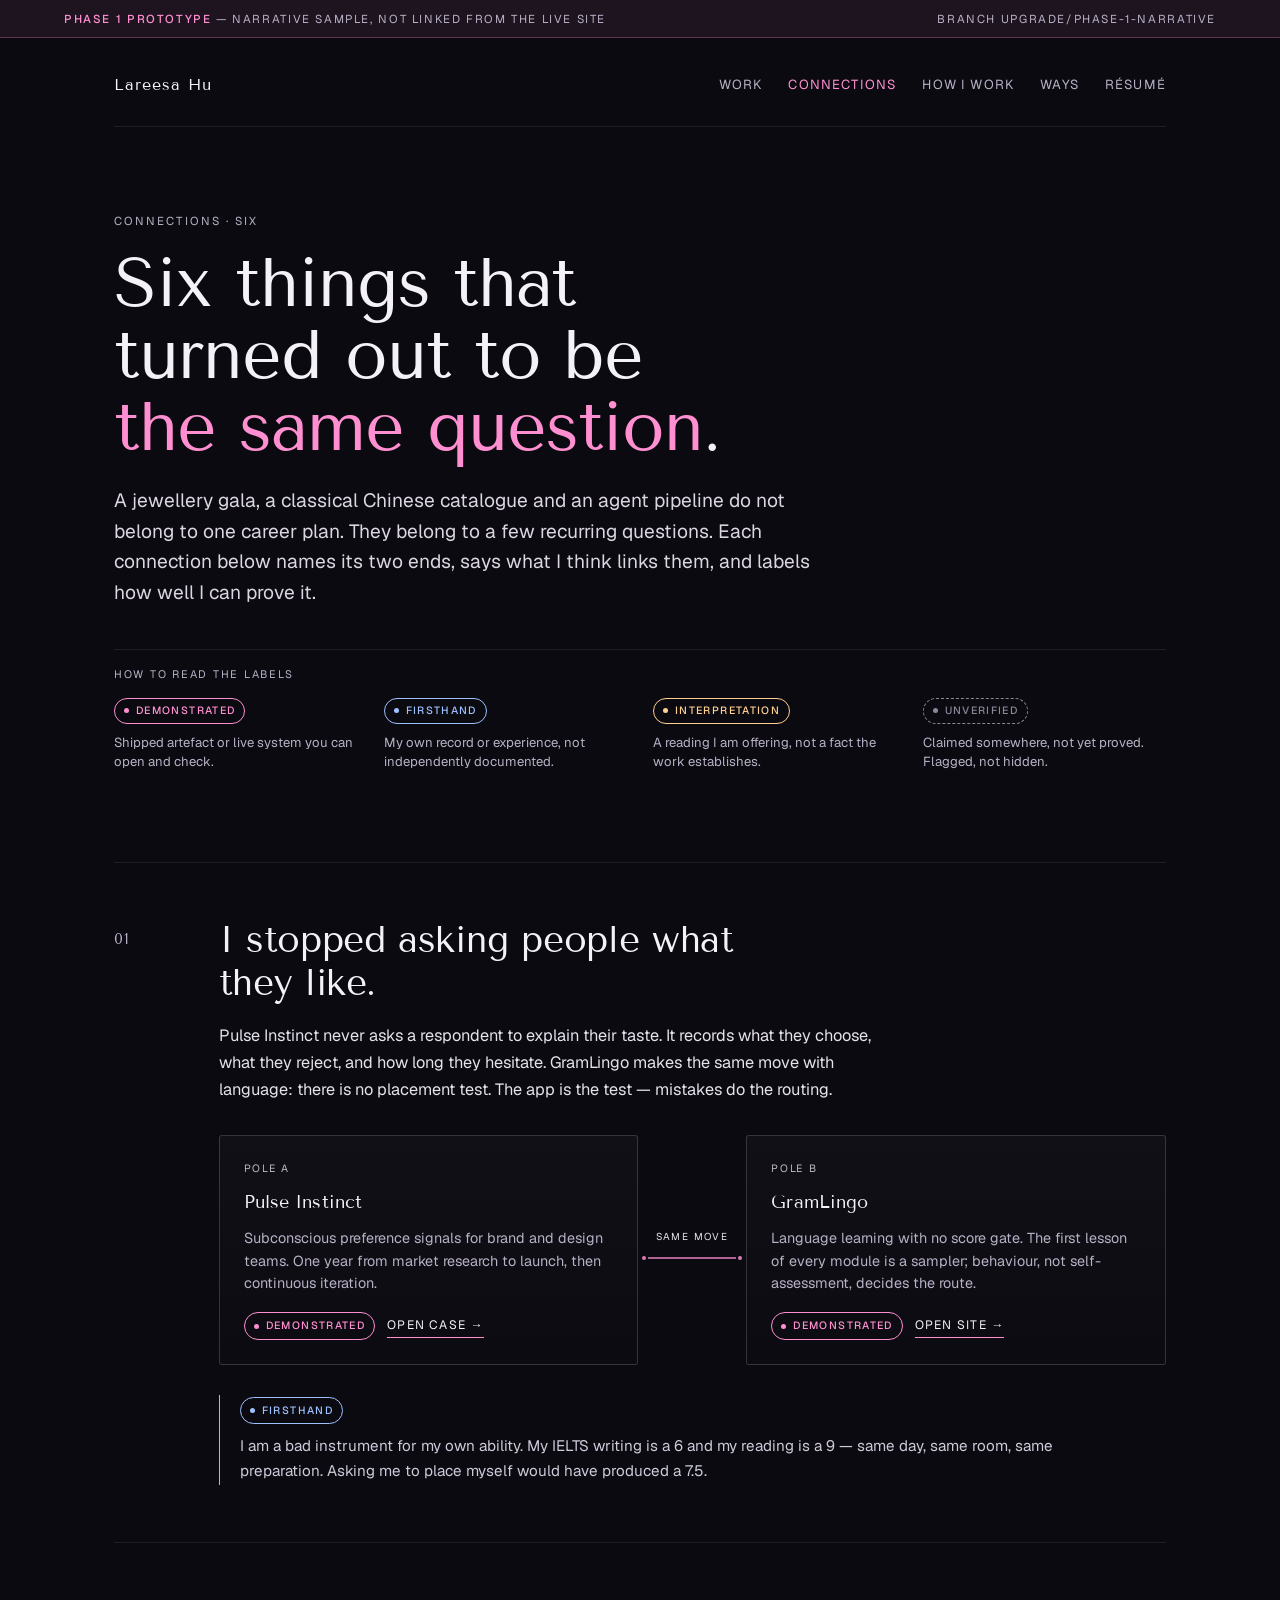
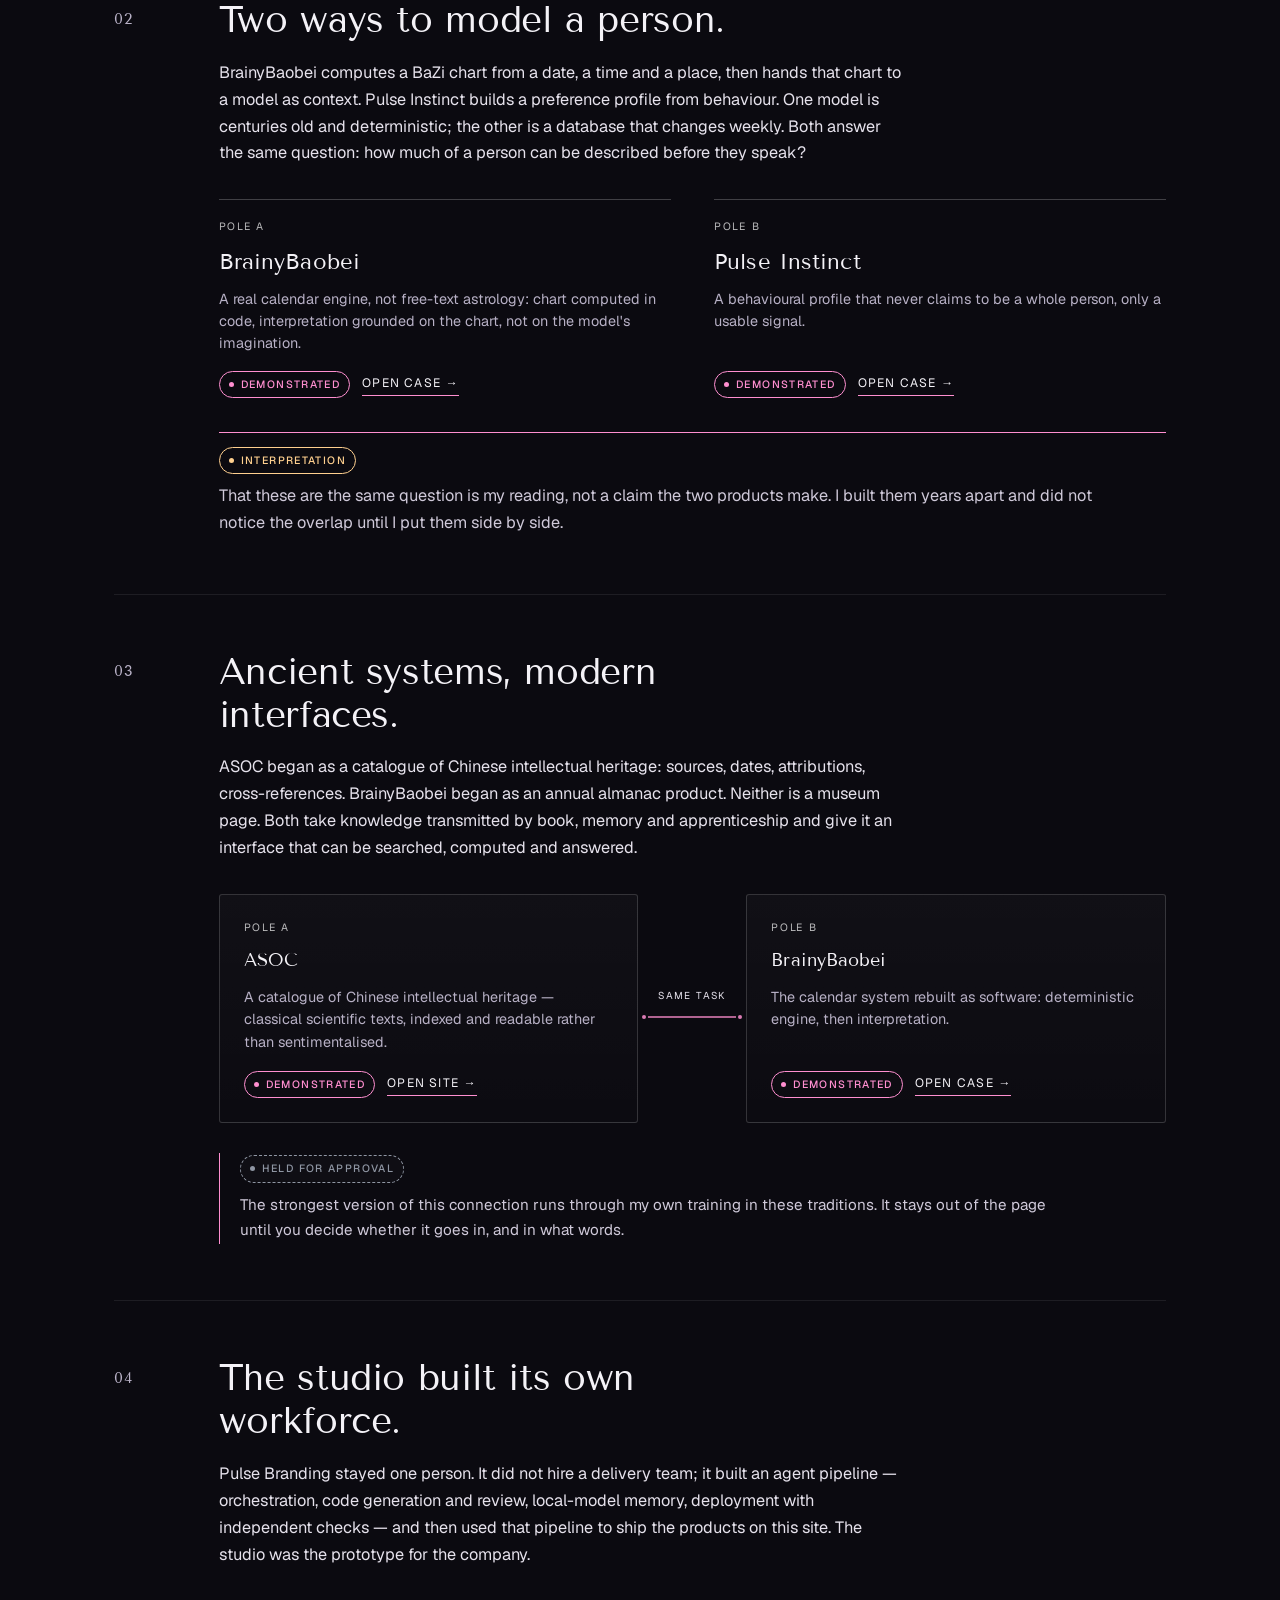
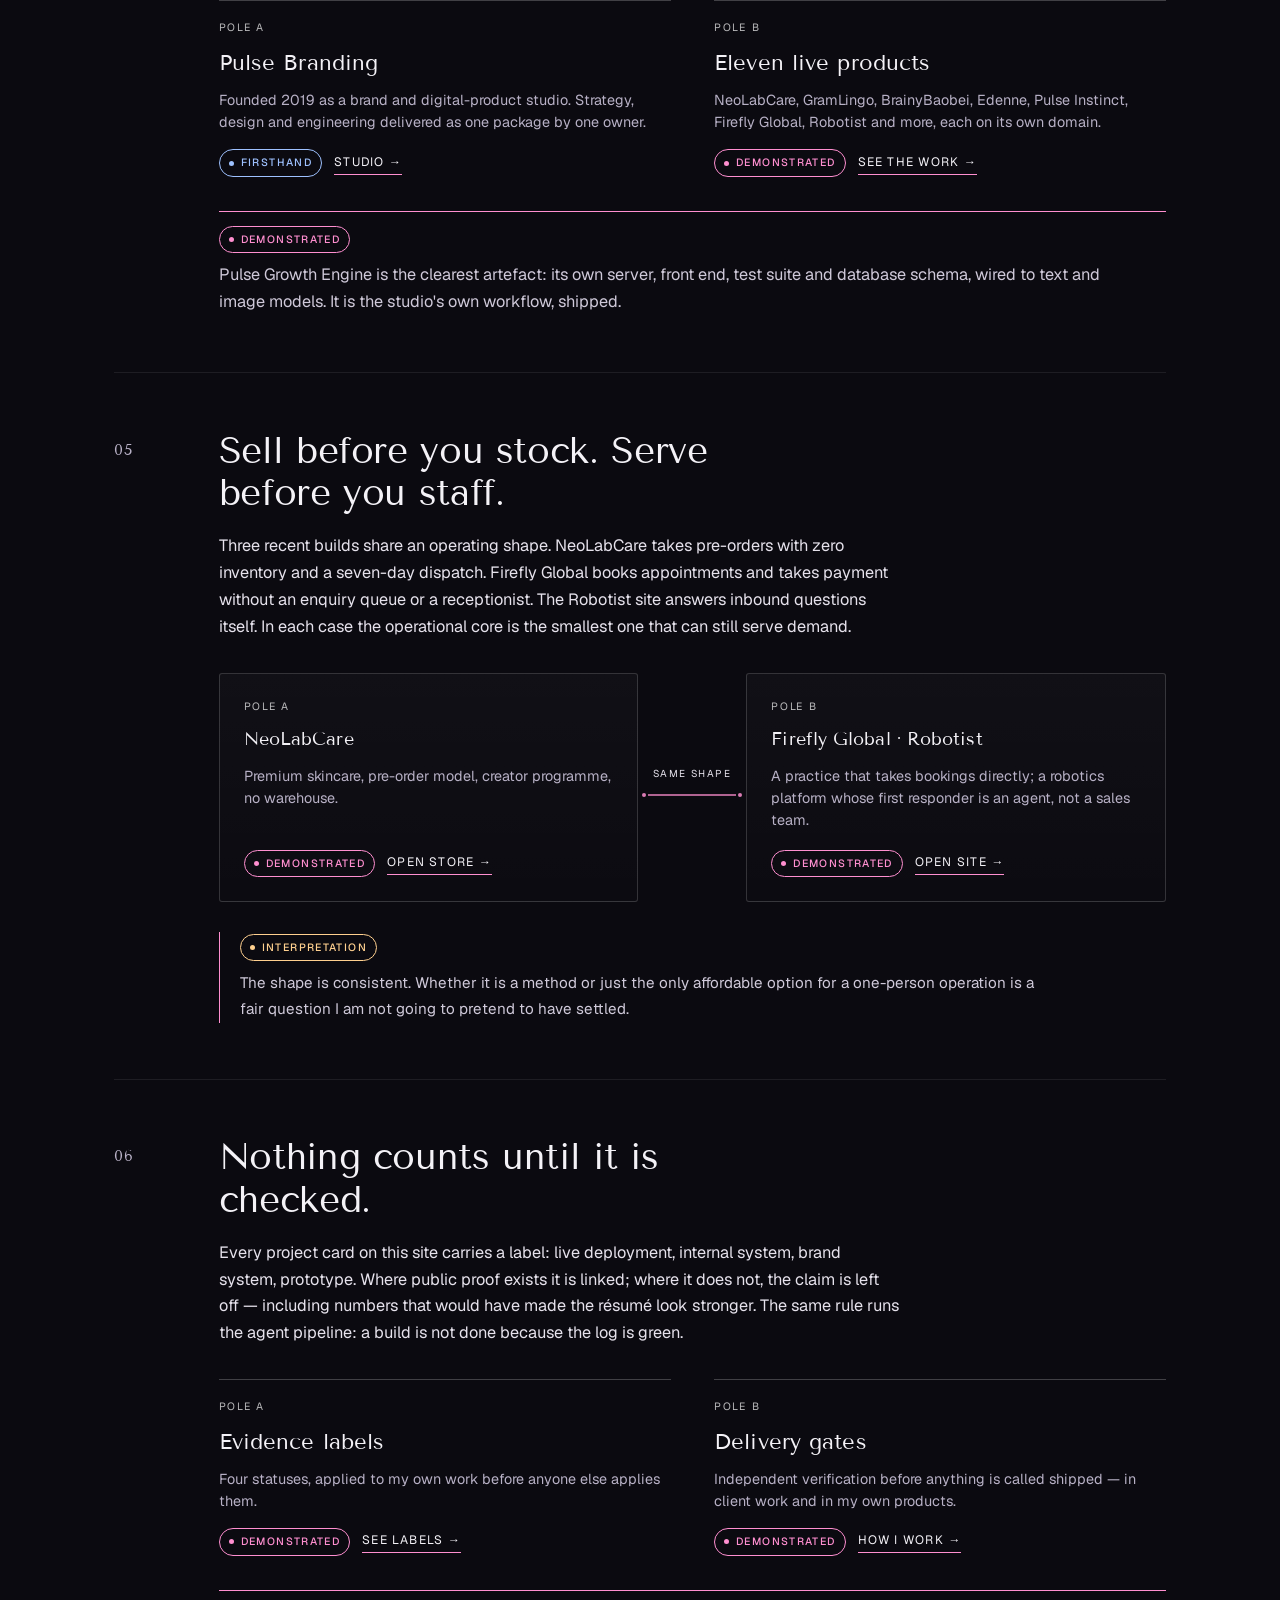
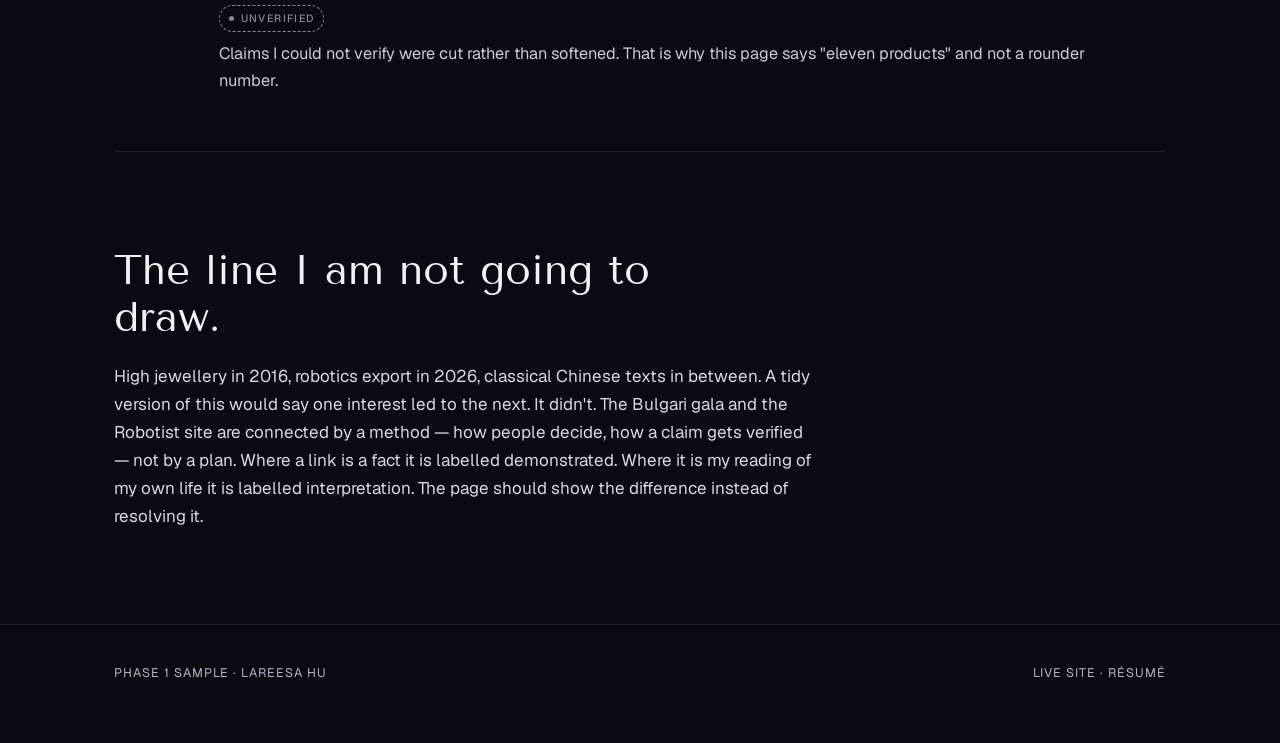
<file: docs/phase-1/connections-prototype.html>
<!DOCTYPE html>
<html lang="en">
<head>
<meta charset="utf-8">
<meta name="viewport" content="width=device-width,initial-scale=1">
<title>Connections — Lareesa Hu (Phase 1 prototype)</title>
<meta name="description" content="Six connections between seemingly unrelated projects. Phase 1 prototype, not published.">
<meta name="robots" content="noindex,nofollow">
<link rel="icon" href="data:image/svg+xml,%3Csvg%20xmlns='http://www.w3.org/2000/svg'%20viewBox='0%200%2040%2040'%3E%3Crect%20width='40'%20height='40'%20fill='%230b0a10'/%3E%3Ctext%20x='11'%20y='29'%20font-size='26'%20font-family='Georgia,serif'%20fill='%23ff8fd0'%3EL%3C/text%3E%3C/svg%3E">
<style>
  @font-face{
    font-family:'Tenor Sans';
    src:url('../../assets/fonts/TenorSans-Regular.ttf') format('truetype');
    font-weight:400;font-style:normal;font-display:swap;
  }
  @font-face{
    font-family:'Geist';
    src:url('../../assets/fonts/geist-latin.woff2') format('woff2');
    font-weight:100 900;font-style:normal;font-display:swap;
  }
  :root{
    --paper:#0b0a10;
    --ink:#f4f2f7;
    --muted:#b8b1c6;
    --accent:#ff8fd0;
    --line:rgba(255,255,255,.16);
    --line-soft:rgba(255,255,255,.08);
    --surface:#15121c;
    --serif:'Tenor Sans','Times New Roman',Georgia,serif;
    --sans:'Geist',-apple-system,BlinkMacSystemFont,'Segoe UI',Roboto,Helvetica,Arial,sans-serif;
    --demo:#ff8fd0;
    --first:#9ec1ff;
    --interp:#ffd08f;
    --unver:#8c8798;
    --pad:clamp(20px,5vw,72px);
    --gap:clamp(20px,3vw,40px);
  }
  *{box-sizing:border-box}
  html{-webkit-text-size-adjust:100%;overflow-x:hidden;overflow-x:clip}
  body{
    margin:0;background:var(--paper);color:var(--ink);
    font-family:var(--sans);font-size:17px;line-height:1.65;
    -webkit-font-smoothing:antialiased;
  }
  img{display:block;max-width:100%}
  a{color:inherit;text-underline-offset:.22em;text-decoration-thickness:1px}
  .wrap{max-width:1180px;margin:0 auto;padding:0 var(--pad)}

  /* prototype marker */
  .proto{
    display:flex;flex-wrap:wrap;gap:8px 18px;align-items:center;justify-content:space-between;
    font-size:.72rem;letter-spacing:.14em;text-transform:uppercase;color:var(--muted);
    background:rgba(255,143,208,.08);border-bottom:1px solid rgba(255,143,208,.28);
    padding:9px var(--pad);
  }
  .proto b{color:var(--accent);font-weight:500}

  header.top{
    display:flex;flex-wrap:wrap;gap:14px 22px;align-items:center;justify-content:space-between;
    padding:clamp(20px,3vw,34px) 0 clamp(16px,2.4vw,28px);
  }
  header.top .sig{font-family:var(--serif);font-size:1rem;letter-spacing:.06em}
  header.top nav{display:flex;flex-wrap:wrap;gap:clamp(14px,2.4vw,26px);font-size:.82rem;align-items:center}
  header.top nav a{
    color:var(--muted);text-decoration:none;letter-spacing:.09em;text-transform:uppercase;
  }
  header.top nav a:hover,header.top nav a[aria-current]{color:var(--accent)}
  hr.rule{border:0;border-top:1px solid var(--line-soft);margin:0}

  .intro{padding:clamp(38px,7vw,84px) 0 clamp(22px,3vw,36px)}
  .eyebrow{
    font-size:.72rem;letter-spacing:.18em;text-transform:uppercase;color:var(--muted);
    margin:0 0 18px;
  }
  h1{
    font-family:var(--serif);font-weight:400;
    font-size:clamp(2.1rem,5.4vw,4.4rem);line-height:1.04;
    letter-spacing:-.015em;margin:0 0 22px;max-width:16ch;
  }
  h1 em{font-style:normal;color:var(--accent)}
  .lead{
    font-size:clamp(1.02rem,1.5vw,1.24rem);line-height:1.6;color:#dcd6e2;
    max-width:56ch;margin:0;
  }

  /* provenance key */
  .key{
    display:grid;gap:10px 26px;grid-template-columns:repeat(auto-fit,minmax(210px,1fr));
    margin:clamp(26px,3.4vw,40px) 0 clamp(30px,5vw,54px);
    padding:16px 0 0;border-top:1px solid var(--line-soft);
  }
  .key > span{grid-column:1/-1;font-size:.68rem;letter-spacing:.16em;text-transform:uppercase;color:var(--muted);margin-bottom:4px}
  .key div{font-size:.82rem;line-height:1.5;color:var(--muted)}
  .key .chip{display:flex;width:fit-content;margin-bottom:9px}
  .pole .foot .chip{display:inline-flex}

  .chip{
    display:inline-flex;align-items:center;gap:7px;
    font-size:.66rem;letter-spacing:.13em;text-transform:uppercase;
    padding:4px 9px;border-radius:999px;border:1px solid currentColor;
    white-space:nowrap;font-weight:500;
  }
  .chip::before{content:"";width:5px;height:5px;border-radius:50%;background:currentColor}
  .chip.demo{color:var(--demo)}
  .chip.first{color:var(--first)}
  .chip.interp{color:var(--interp)}
  .chip.unver{color:var(--unver);border-style:dashed}
  .chip.held{color:#8f96a3;border-style:dashed;background:rgba(255,255,255,.02)}

  /* connection */
  .conn{
    display:grid;grid-template-columns:74px minmax(0,1fr);gap:0 clamp(16px,2.4vw,34px);
    padding:clamp(32px,4.4vw,58px) 0;border-top:1px solid var(--line-soft);
  }
  .conn .num{
    font-family:var(--serif);font-size:.92rem;letter-spacing:.1em;color:var(--muted);
    padding-top:.55em;
  }
  .conn h2{
    font-family:var(--serif);font-weight:400;
    font-size:clamp(1.5rem,3vw,2.3rem);line-height:1.16;letter-spacing:-.01em;
    margin:0 0 18px;max-width:26ch;
  }
  .claim{max-width:62ch;margin:0 0 clamp(22px,3vw,32px);color:#e6e2ec;font-size:1.02rem}
  .claim + .claim{margin-top:-6px}

  .poles{
    display:grid;grid-template-columns:minmax(0,1fr) 108px minmax(0,1fr);
    align-items:stretch;gap:0;
  }
  .pole{
    border:1px solid var(--line);border-radius:3px;padding:clamp(16px,2vw,24px);
    background:linear-gradient(180deg,rgba(255,255,255,.028),rgba(255,255,255,.008));
    display:flex;flex-direction:column;gap:10px;
  }
  .pole .tag{font-size:.66rem;letter-spacing:.16em;text-transform:uppercase;color:rgba(255,255,255,.72)}
  .pole h3{font-family:var(--serif);font-weight:400;font-size:1.12rem;margin:0;letter-spacing:.005em}
  .pole p{margin:0;font-size:.9rem;line-height:1.55;color:var(--muted)}
  .pole .foot{margin-top:auto;display:flex;flex-wrap:wrap;gap:8px 12px;align-items:center;padding-top:8px}
  .next{
    font-size:.76rem;letter-spacing:.1em;text-transform:uppercase;color:var(--ink);
    text-decoration:none;border-bottom:1px solid var(--accent);padding-bottom:2px;
  }
  .next:hover{color:var(--accent)}
  .link{display:flex;align-items:center;justify-content:center}
  .link svg{width:100%;height:56px;overflow:visible}
  .link path{
    fill:none;stroke:var(--accent);stroke-width:1.5;opacity:.9;
    stroke-dasharray:132;stroke-dashoffset:0;
  }
  .link circle{fill:var(--accent);opacity:.85}
  .link text{
    fill:#e6e2ec;font-size:10px;letter-spacing:.14em;text-transform:uppercase;
    font-family:var(--sans);
  }
  .conn.in .link path{animation:draw 1.1s ease forwards}
  @keyframes draw{from{stroke-dashoffset:132}to{stroke-dashoffset:0}}
  .aside{
    margin:clamp(22px,2.8vw,30px) 0 0;padding:2px 0 2px clamp(14px,1.8vw,20px);
    border-left:1px solid var(--accent);font-size:.95rem;color:#cfc9d9;
    display:grid;gap:9px;justify-items:start;
  }
  .aside p{margin:0;max-width:82ch}
  .aside .chip{margin:0}

  /* closing */
  .close{padding:clamp(40px,6vw,80px) 0}
  .close h2{
    font-family:var(--serif);font-weight:400;font-size:clamp(1.6rem,3.4vw,2.6rem);
    line-height:1.14;margin:0 0 20px;max-width:22ch;
  }
  .close p{max-width:64ch;color:#dcd6e2}
  footer{border-top:1px solid var(--line-soft);padding:clamp(24px,3vw,38px) 0 clamp(40px,5vw,60px)}
  footer .wrap{display:flex;flex-wrap:wrap;gap:12px 28px;justify-content:space-between;align-items:center;
    font-size:.78rem;letter-spacing:.08em;text-transform:uppercase;color:var(--muted)}
  footer a{text-decoration:none}
  footer a:hover{color:var(--accent)}

  /* alternate rhythm: 02, 04, 06 drop the card shells */
  .conn.alt .poles{grid-template-columns:minmax(0,1fr) minmax(0,1fr);gap:clamp(18px,3.4vw,48px)}
  .conn.alt .link{display:none}
  .conn.alt .pole{
    border:0;border-top:1px solid rgba(255,255,255,.22);border-radius:0;
    background:none;padding:18px 0 0;gap:8px;
  }
  .conn.alt .pole h3{font-size:clamp(1.16rem,1.7vw,1.4rem)}
  .conn.alt .aside{
    border-left:0;border-top:1px solid var(--accent);padding:14px 0 0;margin-top:clamp(24px,3vw,34px);
    font-size:1.02rem;
  }
  /* closer: give the coda its own air */
  .close{border-top:1px solid var(--line-soft)}
  .close h2{margin-top:clamp(8px,1.4vw,18px)}

  @media (max-width:820px){
    .conn{grid-template-columns:1fr}
    .conn .num{padding:0 0 10px}
    .poles{grid-template-columns:1fr}
    .link{height:56px}
    .link svg{width:56px;height:56px}
    .link svg line,.link svg text{display:none}
    .link svg path{stroke-dasharray:0}
    .link{align-items:center;justify-content:flex-start;padding:10px 0 10px 22px;height:auto}
    .link::after{content:"";width:34px;height:1px;background:var(--accent);opacity:.7}
    .link svg{display:none}
  }
  @media (max-width:520px){
    header.top{gap:12px}
    header.top nav{font-size:.72rem;letter-spacing:.06em;gap:12px 14px}
    header.top nav a{letter-spacing:.06em}
  }
  @media (prefers-reduced-motion:reduce){
    .link path{stroke-dashoffset:0;animation:none}
    .next{transition:none}
  }
  :focus-visible{outline:2px solid var(--accent);outline-offset:3px}
</style>
</head>
<body>

<div class="proto">
  <span><b>Phase 1 prototype</b> — narrative sample, not linked from the live site</span>
  <span>Branch upgrade/phase-1-narrative</span>
</div>

<div class="wrap">
  <header class="top">
    <span class="sig">Lareesa Hu</span>
    <nav aria-label="Primary">
      <a href="../../index.html#work">Work</a>
      <a href="connections-prototype.html" aria-current="page">Connections</a>
      <a href="../../index.html#how">How I work</a>
      <a href="../../index.html#ways">Ways</a>
      <a href="../../resume.html">Résumé</a>
    </nav>
  </header>
  <hr class="rule">
</div>

<main>
  <section class="intro">
    <div class="wrap">
      <p class="eyebrow">Connections · six</p>
      <h1>Six things that turned out to be <em>the&nbsp;same question</em>.</h1>
      <p class="lead">A jewellery gala, a classical Chinese catalogue and an agent pipeline do not
        belong to one career plan. They belong to a few recurring questions. Each connection below
        names its two ends, says what I think links them, and labels how well I can prove it.</p>

      <div class="key" role="list" aria-label="How to read the evidence labels">
        <span aria-hidden="true">How to read the labels</span>
        <div role="listitem">
          <span class="chip demo">Demonstrated</span>
          Shipped artefact or live system you can open and check.
        </div>
        <div role="listitem">
          <span class="chip first">Firsthand</span>
          My own record or experience, not independently documented.
        </div>
        <div role="listitem">
          <span class="chip interp">Interpretation</span>
          A reading I am offering, not a fact the work establishes.
        </div>
        <div role="listitem">
          <span class="chip unver">Unverified</span>
          Claimed somewhere, not yet proved. Flagged, not hidden.
        </div>
      </div>
    </div>
  </section>

  <div class="wrap">

    <article class="conn">
      <div class="num">01</div>
      <div>
        <h2>I stopped asking people what they like.</h2>
        <p class="claim">Pulse Instinct never asks a respondent to explain their taste. It records what
          they choose, what they reject, and how long they hesitate. GramLingo makes the same move with
          language: there is no placement test. The app is the test — mistakes do the routing.</p>
        <div class="poles">
          <div class="pole">
            <span class="tag">Pole A</span>
            <h3>Pulse Instinct</h3>
            <p>Subconscious preference signals for brand and design teams. One year from market
              research to launch, then continuous iteration.</p>
            <div class="foot">
              <span class="chip demo">Demonstrated</span>
              <a class="next" href="../../index.html#work">Open case →</a>
            </div>
          </div>
          <div class="link" aria-hidden="true">
            <svg viewBox="0 0 108 56" role="presentation"><text x="54" y="18" text-anchor="middle">same move</text><path d="M10 36 H98"/><circle cx="6" cy="36" r="2"/><circle cx="102" cy="36" r="2"/></svg>
          </div>
          <div class="pole">
            <span class="tag">Pole B</span>
            <h3>GramLingo</h3>
            <p>Language learning with no score gate. The first lesson of every module is a sampler;
              behaviour, not self-assessment, decides the route.</p>
            <div class="foot">
              <span class="chip demo">Demonstrated</span>
              <a class="next" href="" rel="noopener">Open site →</a>
            </div>
          </div>
        </div>
        <div class="aside">
          <span class="chip first">Firsthand</span>
          <p>I am a bad instrument for my own ability. My IELTS writing is a 6 and my reading is a 9 — same day, same room, same preparation. Asking me to place myself would have produced a 7.5.</p>
        </div>
      </div>
    </article>

    <article class="conn alt">
      <div class="num">02</div>
      <div>
        <h2>Two ways to model a person.</h2>
        <p class="claim">BrainyBaobei computes a BaZi chart from a date, a time and a place, then hands
          that chart to a model as context. Pulse Instinct builds a preference profile from behaviour.
          One model is centuries old and deterministic; the other is a database that changes weekly.
          Both answer the same question: how much of a person can be described before they speak?</p>
        <div class="poles">
          <div class="pole">
            <span class="tag">Pole A</span>
            <h3>BrainyBaobei</h3>
            <p>A real calendar engine, not free-text astrology: chart computed in code, interpretation
              grounded on the chart, not on the model's imagination.</p>
            <div class="foot">
              <span class="chip demo">Demonstrated</span>
              <a class="next" href="" rel="noopener">Open case →</a>
            </div>
          </div>
          <div class="link" aria-hidden="true">
            <svg viewBox="0 0 108 56" role="presentation"><text x="54" y="18" text-anchor="middle">same question</text><path d="M10 36 H98"/><circle cx="6" cy="36" r="2"/><circle cx="102" cy="36" r="2"/></svg>
          </div>
          <div class="pole">
            <span class="tag">Pole B</span>
            <h3>Pulse Instinct</h3>
            <p>A behavioural profile that never claims to be a whole person, only a usable signal.</p>
            <div class="foot">
              <span class="chip demo">Demonstrated</span>
              <a class="next" href="../../index.html#work">Open case →</a>
            </div>
          </div>
        </div>
        <div class="aside">
          <span class="chip interp">Interpretation</span>
          <p>That these are the same question is my reading, not a claim the two products make. I built them years apart and did not notice the overlap until I put them side by side.</p>
        </div>
      </div>
    </article>

    <article class="conn">
      <div class="num">03</div>
      <div>
        <h2>Ancient systems, modern interfaces.</h2>
        <p class="claim">ASOC began as a catalogue of Chinese intellectual heritage: sources, dates,
          attributions, cross-references. BrainyBaobei began as an annual almanac product. Neither is a
          museum page. Both take knowledge transmitted by book, memory and apprenticeship and give it an
          interface that can be searched, computed and answered.</p>
        <div class="poles">
          <div class="pole">
            <span class="tag">Pole A</span>
            <h3>ASOC</h3>
            <p>A catalogue of Chinese intellectual heritage — classical scientific texts, indexed and
              readable rather than sentimentalised.</p>
            <div class="foot">
              <span class="chip demo">Demonstrated</span>
              <a class="next" href="" rel="noopener">Open site →</a>
            </div>
          </div>
          <div class="link" aria-hidden="true">
            <svg viewBox="0 0 108 56" role="presentation"><text x="54" y="18" text-anchor="middle">same task</text><path d="M10 36 H98"/><circle cx="6" cy="36" r="2"/><circle cx="102" cy="36" r="2"/></svg>
          </div>
          <div class="pole">
            <span class="tag">Pole B</span>
            <h3>BrainyBaobei</h3>
            <p>The calendar system rebuilt as software: deterministic engine, then interpretation.</p>
            <div class="foot">
              <span class="chip demo">Demonstrated</span>
              <a class="next" href="../../index.html#work">Open case →</a>
            </div>
          </div>
        </div>
        <div class="aside">
          <span class="chip held">Held for approval</span>
          <p>The strongest version of this connection runs through my own training in these traditions. It stays out of the page until you decide whether it goes in, and in what words.</p>
        </div>
      </div>
    </article>

    <article class="conn alt">
      <div class="num">04</div>
      <div>
        <h2>The studio built its own workforce.</h2>
        <p class="claim">Pulse Branding stayed one person. It did not hire a delivery team; it built an
          agent pipeline — orchestration, code generation and review, local-model memory, deployment
          with independent checks — and then used that pipeline to ship the products on this site. The
          studio was the prototype for the company.</p>
        <div class="poles">
          <div class="pole">
            <span class="tag">Pole A</span>
            <h3>Pulse Branding</h3>
            <p>Founded 2019 as a brand and digital-product studio. Strategy, design and engineering
              delivered as one package by one owner.</p>
            <div class="foot">
              <span class="chip first">Firsthand</span>
              <a class="next" href="" rel="noopener">Studio →</a>
            </div>
          </div>
          <div class="link" aria-hidden="true">
            <svg viewBox="0 0 108 56" role="presentation"><text x="54" y="18" text-anchor="middle">became</text><path d="M10 36 H98"/><circle cx="6" cy="36" r="2"/><circle cx="102" cy="36" r="2"/></svg>
          </div>
          <div class="pole">
            <span class="tag">Pole B</span>
            <h3>Eleven live products</h3>
            <p>NeoLabCare, GramLingo, BrainyBaobei, Edenne, Pulse Instinct, Firefly Global, Robotist
              and more, each on its own domain.</p>
            <div class="foot">
              <span class="chip demo">Demonstrated</span>
              <a class="next" href="../../index.html#work">See the work →</a>
            </div>
          </div>
        </div>
        <div class="aside">
          <span class="chip demo">Demonstrated</span>
          <p>Pulse Growth Engine is the clearest artefact: its own server, front end, test suite and database schema, wired to text and image models. It is the studio's own workflow, shipped.</p>
        </div>
      </div>
    </article>

    <article class="conn">
      <div class="num">05</div>
      <div>
        <h2>Sell before you stock. Serve before you staff.</h2>
        <p class="claim">Three recent builds share an operating shape. NeoLabCare takes pre-orders with
          zero inventory and a seven-day dispatch. Firefly Global books appointments and takes payment
          without an enquiry queue or a receptionist. The Robotist site answers inbound questions
          itself. In each case the operational core is the smallest one that can still serve demand.</p>
        <div class="poles">
          <div class="pole">
            <span class="tag">Pole A</span>
            <h3>NeoLabCare</h3>
            <p>Premium skincare, pre-order model, creator programme, no warehouse.</p>
            <div class="foot">
              <span class="chip demo">Demonstrated</span>
              <a class="next" href="" rel="noopener">Open store →</a>
            </div>
          </div>
          <div class="link" aria-hidden="true">
            <svg viewBox="0 0 108 56" role="presentation"><text x="54" y="18" text-anchor="middle">same shape</text><path d="M10 36 H98"/><circle cx="6" cy="36" r="2"/><circle cx="102" cy="36" r="2"/></svg>
          </div>
          <div class="pole">
            <span class="tag">Pole B</span>
            <h3>Firefly Global · Robotist</h3>
            <p>A practice that takes bookings directly; a robotics platform whose first responder is an
              agent, not a sales team.</p>
            <div class="foot">
              <span class="chip demo">Demonstrated</span>
              <a class="next" href="" rel="noopener">Open site →</a>
            </div>
          </div>
        </div>
        <div class="aside">
          <span class="chip interp">Interpretation</span>
          <p>The shape is consistent. Whether it is a method or just the only affordable option for a one-person operation is a fair question I am not going to pretend to have settled.</p>
        </div>
      </div>
    </article>

    <article class="conn alt">
      <div class="num">06</div>
      <div>
        <h2>Nothing counts until it is checked.</h2>
        <p class="claim">Every project card on this site carries a label: live deployment, internal
          system, brand system, prototype. Where public proof exists it is linked; where it does not,
          the claim is left off — including numbers that would have made the résumé look stronger. The
          same rule runs the agent pipeline: a build is not done because the log is green.</p>
        <div class="poles">
          <div class="pole">
            <span class="tag">Pole A</span>
            <h3>Evidence labels</h3>
            <p>Four statuses, applied to my own work before anyone else applies them.</p>
            <div class="foot">
              <span class="chip demo">Demonstrated</span>
              <a class="next" href="../../index.html#work">See labels →</a>
            </div>
          </div>
          <div class="link" aria-hidden="true">
            <svg viewBox="0 0 108 56" role="presentation"><text x="54" y="18" text-anchor="middle">same rule</text><path d="M10 36 H98"/><circle cx="6" cy="36" r="2"/><circle cx="102" cy="36" r="2"/></svg>
          </div>
          <div class="pole">
            <span class="tag">Pole B</span>
            <h3>Delivery gates</h3>
            <p>Independent verification before anything is called shipped — in client work and in my
              own products.</p>
            <div class="foot">
              <span class="chip demo">Demonstrated</span>
              <a class="next" href="../../index.html#how">How I work →</a>
            </div>
          </div>
        </div>
        <div class="aside">
          <span class="chip unver">Unverified</span>
          <p>Claims I could not verify were cut rather than softened. That is why this page says "eleven products" and not a rounder number.</p>
        </div>
      </div>
    </article>

    <section class="close">
      <h2>The line I am not going to draw.</h2>
      <p>High jewellery in 2016, robotics export in 2026, classical Chinese texts in between. A tidy
        version of this would say one interest led to the next. It didn't. The Bulgari gala and the
        Robotist site are connected by a method — how people decide, how a claim gets verified — not by
        a plan. Where a link is a fact it is labelled demonstrated. Where it is my reading of my own
        life it is labelled interpretation. The page should show the difference instead of resolving it.</p>
    </section>
  </div>
</main>

<footer>
  <div class="wrap">
    <span>Phase 1 sample · Lareesa Hu</span>
    <span><a href="../../index.html">Live site</a> · <a href="../../resume.html">Résumé</a></span>
  </div>
</footer>

<script>
(function(){
  var items=document.querySelectorAll('.conn');
  if(!('IntersectionObserver' in window)||window.matchMedia('(prefers-reduced-motion: reduce)').matches){
    items.forEach(function(el){el.classList.add('in')});
    return;
  }
  var io=new IntersectionObserver(function(es){
    es.forEach(function(e){if(e.isIntersecting){e.target.classList.add('in');io.unobserve(e.target);}});
  },{rootMargin:'0px 0px -12% 0px',threshold:.15});
  items.forEach(function(el){io.observe(el)});
})();
</script>
</body>
</html>
</file>
<file: work/welaab/fonts/fonts.css>
/* Welaab brand page — fonts self-hosted (no external CDN).
   DM Serif Display, Syne and DM Mono are SIL Open Font License 1.1. */
@font-face{font-family:'DM Mono';font-style:normal;font-weight:300;font-display:swap;src:url('dm-mono-300-latin-ext.woff2') format('woff2');}
@font-face{font-family:'DM Mono';font-style:normal;font-weight:300;font-display:swap;src:url('dm-mono-300-latin.woff2') format('woff2');}
@font-face{font-family:'DM Mono';font-style:normal;font-weight:400;font-display:swap;src:url('dm-mono-400-latin-ext.woff2') format('woff2');}
@font-face{font-family:'DM Mono';font-style:normal;font-weight:400;font-display:swap;src:url('dm-mono-400-latin.woff2') format('woff2');}
@font-face{font-family:'DM Mono';font-style:normal;font-weight:500;font-display:swap;src:url('dm-mono-500-latin-ext.woff2') format('woff2');}
@font-face{font-family:'DM Mono';font-style:normal;font-weight:500;font-display:swap;src:url('dm-mono-500-latin.woff2') format('woff2');}
@font-face{font-family:'DM Serif Display';font-style:italic;font-weight:400;font-display:swap;src:url('dm-serif-display-400-italic-latin-ext.woff2') format('woff2');}
@font-face{font-family:'DM Serif Display';font-style:italic;font-weight:400;font-display:swap;src:url('dm-serif-display-400-italic-latin.woff2') format('woff2');}
@font-face{font-family:'DM Serif Display';font-style:normal;font-weight:400;font-display:swap;src:url('dm-serif-display-400-latin-ext.woff2') format('woff2');}
@font-face{font-family:'DM Serif Display';font-style:normal;font-weight:400;font-display:swap;src:url('dm-serif-display-400-latin.woff2') format('woff2');}
@font-face{font-family:'Syne';font-style:normal;font-weight:400 800;font-display:swap;src:url('syne-400-800-latin-ext.woff2') format('woff2');}
@font-face{font-family:'Syne';font-style:normal;font-weight:400 800;font-display:swap;src:url('syne-400-800-latin.woff2') format('woff2');}
</file>
